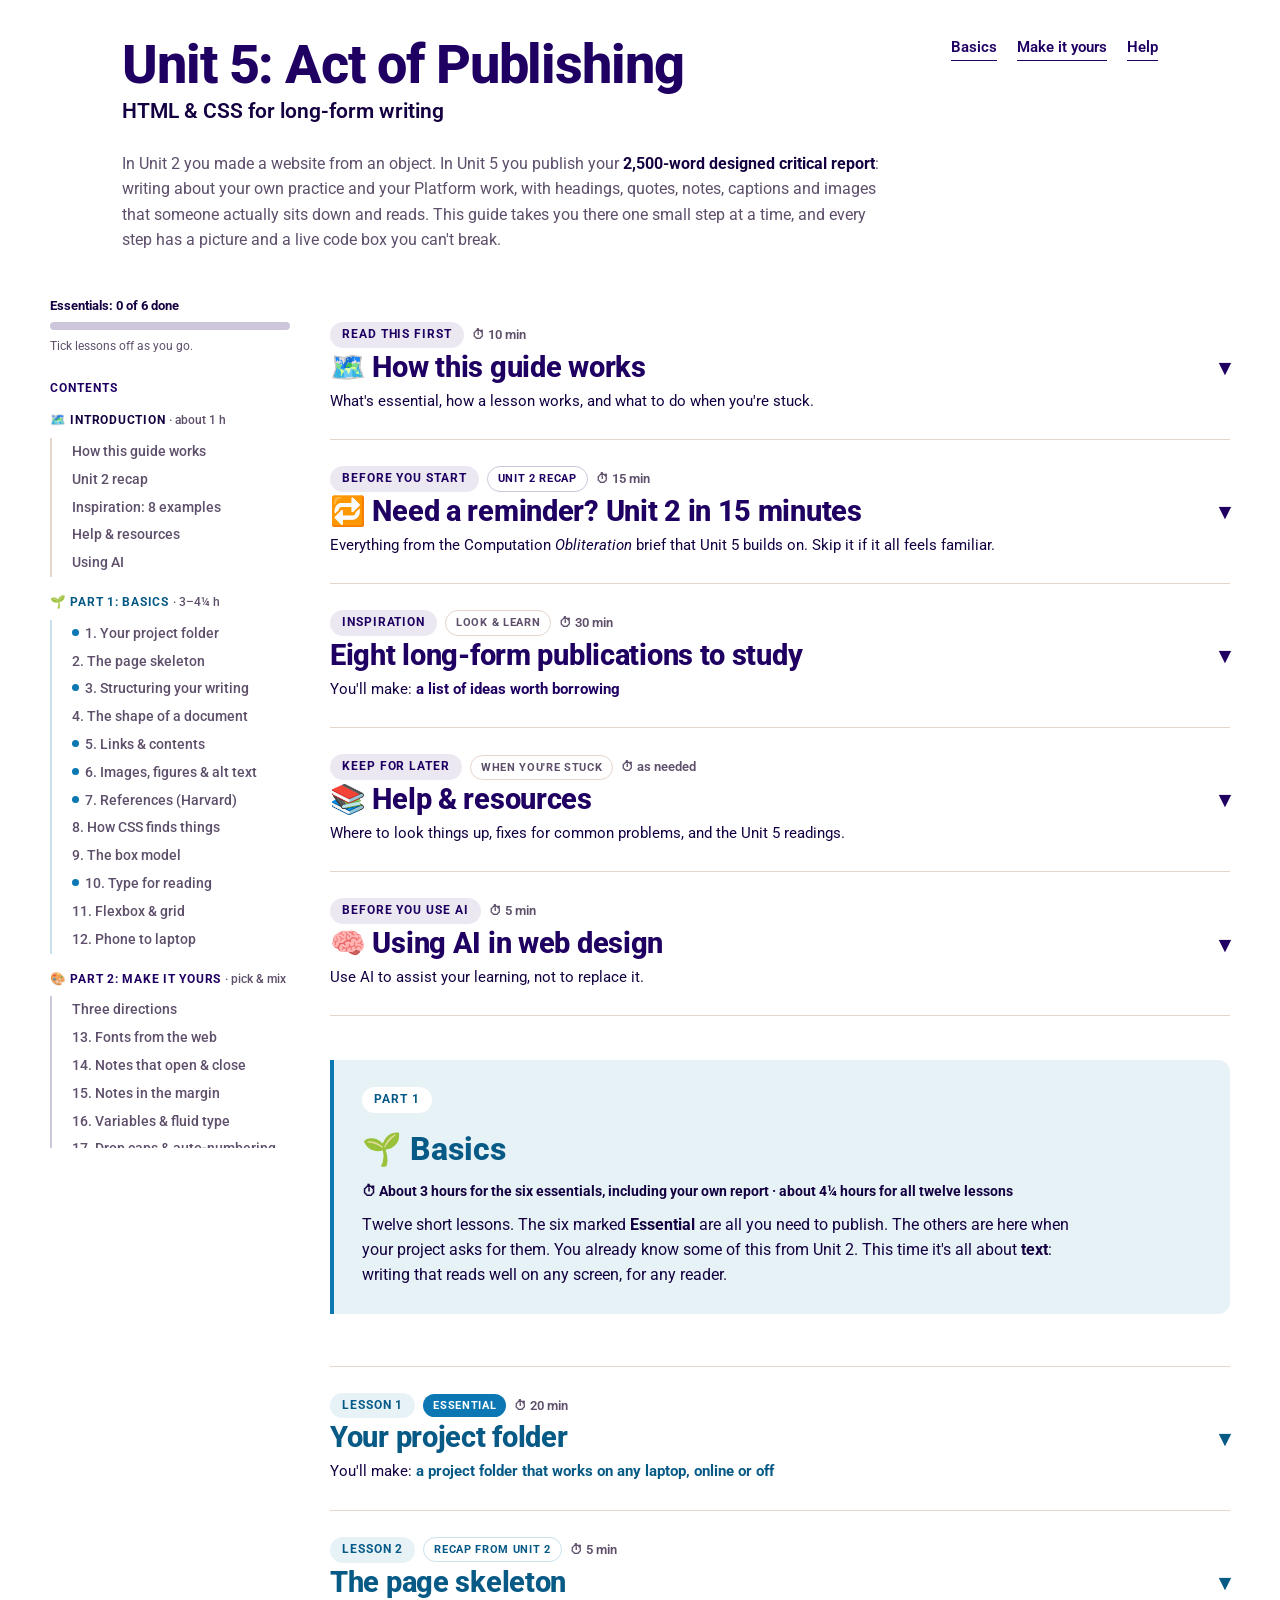
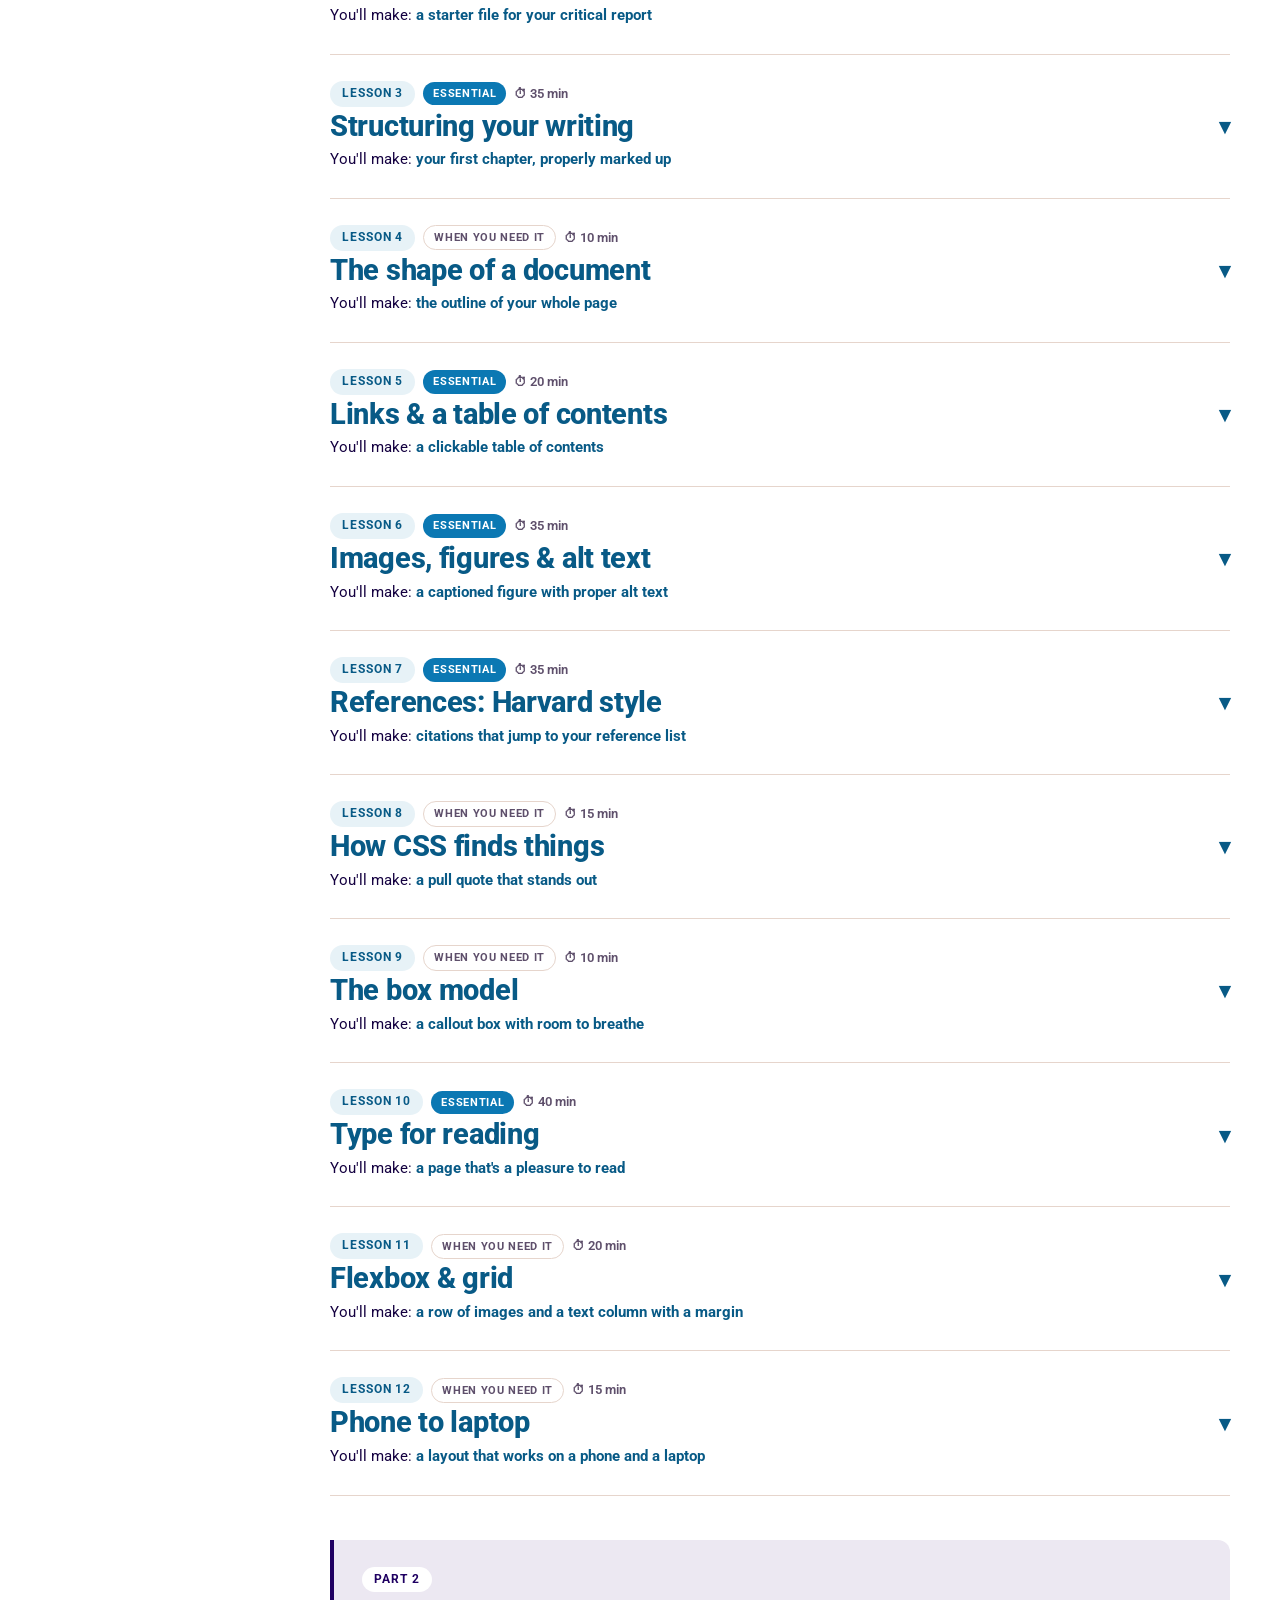
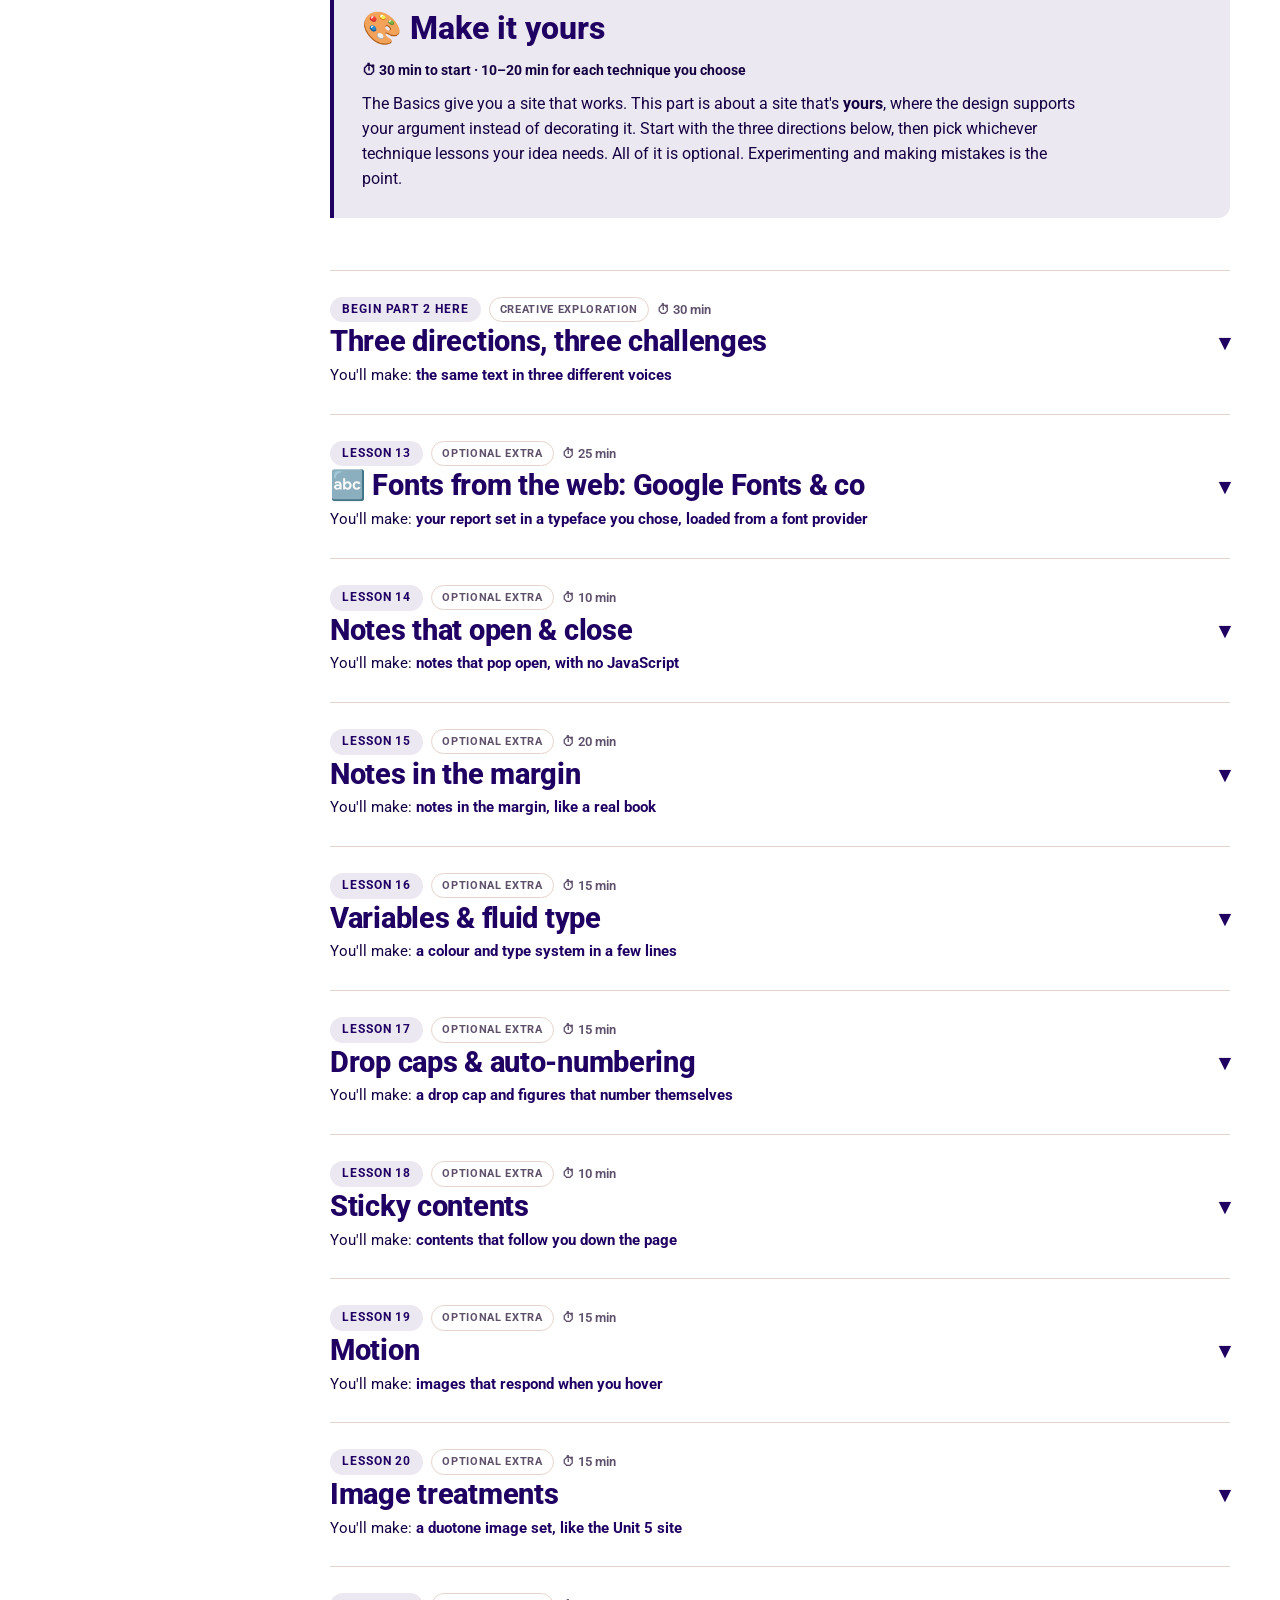
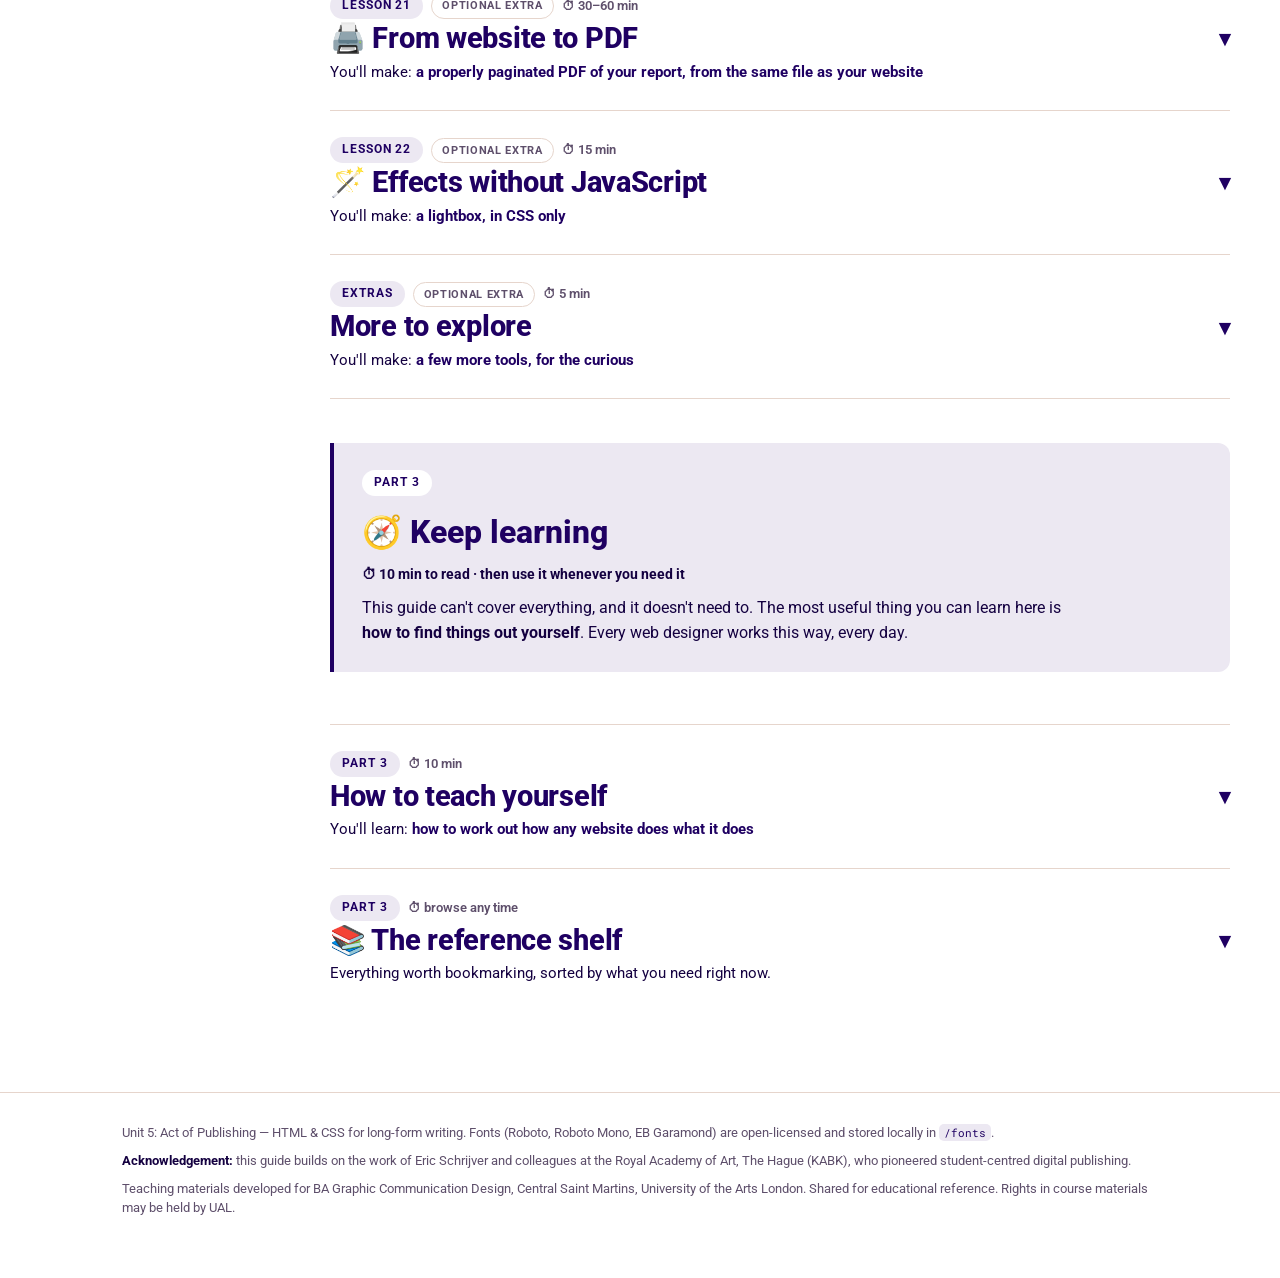
<file: index.html>
<!doctype html>
<html lang="en-GB">
<head>
<meta charset="UTF-8">
<meta name="viewport" content="width=device-width, initial-scale=1">
<title>Unit 5: Act of Publishing — HTML &amp; CSS for Long-Form Writing</title>
<meta name="description" content="A self-paced guide for BA Graphic Communication Design students: publishing long-form writing as a website with HTML and CSS. Live code, diagrams and exercises.">
<link rel="stylesheet" href="css/site.css">
</head>
<body>

<header class="top">
  <div class="wrap header-row">
    <h1>Unit 5: Act of Publishing<span class="sub">HTML &amp; CSS for long-form writing</span></h1>
    <nav class="top-nav" aria-label="Quick links">
      <a href="#basics">Basics</a>
      <a href="#advanced">Make it yours</a>
      <a href="#resources">Help</a>
    </nav>
  </div>
  <div class="wrap intro">
    <p>In Unit 2 you made a website from an object. In Unit 5 you publish your <strong>2,500-word designed critical report</strong>: writing about your own practice and your Platform work, with headings, quotes, notes, captions and images that someone actually sits down and reads. This guide takes you there one small step at a time, and every step has a picture and a live code box you can't break.</p>
  </div>
</header>

<div class="wrap layout">

  <aside class="sidebar">
    <div class="progress-box" aria-live="polite">
      <p class="p-label" data-ess-label>Essentials: 0 of 6 done</p>
      <div class="progress-bar"><span data-ess-bar></span></div>
      <p class="p-note" data-all-label></p>
    </div>
    <details class="toc-wrap" open>
    <summary><h2>Contents</h2></summary>
    <nav class="toc" aria-label="Contents">
      <ul>
        <li class="toc-part toc-part--intro"><span class="toc-part-label">🗺️ Introduction <span class="toc-time">· about 1 h</span></span>
          <ul>
            <li><a href="#start">How this guide works</a></li>
            <li><a href="#recap">Unit 2 recap</a></li>
            <li><a href="#inspiration">Inspiration: 8 examples</a></li>
            <li><a href="#resources">Help &amp; resources</a></li>
            <li><a href="#ai">Using AI</a></li>
          </ul>
        </li>
        <li class="toc-part"><span class="toc-part-label">🌱 Part 1: Basics <span class="toc-time">· 3–4¼ h</span></span>
          <ul>
            <li><a href="#folder"><span class="ess" aria-hidden="true"></span>1. Your project folder</a></li>
            <li><a href="#skeleton">2. The page skeleton</a></li>
            <li><a href="#structure"><span class="ess" aria-hidden="true"></span>3. Structuring your writing</a></li>
            <li><a href="#semantic">4. The shape of a document</a></li>
            <li><a href="#links"><span class="ess" aria-hidden="true"></span>5. Links &amp; contents</a></li>
            <li><a href="#images"><span class="ess" aria-hidden="true"></span>6. Images, figures &amp; alt text</a></li>
            <li><a href="#footnotes"><span class="ess" aria-hidden="true"></span>7. References (Harvard)</a></li>
            <li><a href="#css-basics">8. How CSS finds things</a></li>
            <li><a href="#box-model">9. The box model</a></li>
            <li><a href="#type"><span class="ess" aria-hidden="true"></span>10. Type for reading</a></li>
            <li><a href="#layout">11. Flexbox &amp; grid</a></li>
            <li><a href="#responsive">12. Phone to laptop</a></li>
          </ul>
        </li>
        <li class="toc-part toc-part--advanced"><span class="toc-part-label">🎨 Part 2: Make it yours <span class="toc-time">· pick &amp; mix</span></span>
          <ul>
            <li><a href="#directions">Three directions</a></li>
            <li><a href="#webfonts">13. Fonts from the web</a></li>
            <li><a href="#expandable">14. Notes that open &amp; close</a></li>
            <li><a href="#sidenotes">15. Notes in the margin</a></li>
            <li><a href="#fluid">16. Variables &amp; fluid type</a></li>
            <li><a href="#numbering">17. Drop caps &amp; auto-numbering</a></li>
            <li><a href="#sticky">18. Sticky contents</a></li>
            <li><a href="#motion">19. Motion</a></li>
            <li><a href="#treatments">20. Image treatments</a></li>
            <li><a href="#print">21. From website to PDF</a></li>
            <li><a href="#nojs">22. Effects without JavaScript</a></li>
            <li><a href="#explore">More to explore</a></li>
          </ul>
        </li>
        <li class="toc-part toc-part--learn"><span class="toc-part-label">🧭 Part 3: Keep learning</span>
          <ul>
            <li><a href="#selfteach">How to teach yourself</a></li>
            <li><a href="#library">The reference shelf</a></li>
          </ul>
        </li>
      </ul>
    </nav>
    </details>
    <p class="toc-key"><span class="ess" aria-hidden="true" style="display:inline-block;width:7px;height:7px;border-radius:50%;background:#0B78B3;margin-right:6px"></span>Essential: enough to publish</p>
  </aside>

  <main class="content">

    <!-- =====================================================
         HOW THIS GUIDE WORKS
         ===================================================== -->
    <section id="start" class="lesson">
      <details class="lesson-fold">
        <summary>
          <span class="lesson-meta"><span class="lesson-kicker">Read this first</span><span class="time">⏱ 10 min</span></span>
          <h2 class="lesson-title">🗺️ How this guide works</h2>
          <span class="lesson-promise">What's essential, how a lesson works, and what to do when you're stuck.</span>
        </summary>
        <div class="lesson-body">

      <div class="note-from">
        <p class="big-line">Hi 👋 You don't need to learn all of this.</p>
        <p>This page looks long, but it's really a menu. Six lessons are marked <span class="badge badge--essential">Essential</span>, and those six are enough to publish your critical report as a website. Everything else is there for when you need it. Each lesson takes 10–40 minutes. Rusty after Unit 2? Start with the <a href="#recap">15-minute recap</a>. Open one, try it, tick it off.</p>
        <p><strong>Have your midpoint draft ready</strong> (about 600 words). Each essential lesson ends with a step where you build your own critical report in Visual Studio Code, so by the end of the six your writing is a working website.</p>
        <p>✅ <strong>Making mistakes is normal</strong> — in fact, it's expected and an essential part of learning. <a href="#resources">Rik Lomas</a> of SuperHi describes coding as swinging between extremes, feeling <em>"like an idiot or a genius, nothing in between"</em>. Beginners and experts share that cycle of frustration and breakthrough. If you feel stuck, take a break, go back a lesson, press <em>Reset</em> and try again. It's usually one tiny typo.</p>
      </div>


      <div class="callout" id="why">
        <span class="label">🤔 Why learn web publishing from scratch?</span>
        <p>Learning HTML and CSS gives you something templates and online platforms can't: <strong>the freedom to let form and content work together</strong>. Your critical report, your ideas and their visual presentation shouldn't be separated; they should reinforce each other. Online platforms like Instagram, or website builders like Wix, Squarespace and WordPress, <strong>force</strong> your content into predetermined formats.</p>
        <p>When you understand web publishing fundamentals, you can create the right design for your specific content. Your critical report can be expressed through both your writing and your design decisions, not constrained by someone else's interface.</p>
        <p><strong>You're learning to be a designer who shapes the medium to serve your message, not the other way around.</strong></p>
      </div>

      <div class="plan" role="group" aria-label="Your plan">
        <div class="plan-col part">
          <div class="plan-h">Do these: the six essentials<small>⏱ about 3 hours, including your own report</small></div>
          <div class="plan-pills">
            <a class="pill" href="#folder">Your project folder</a>
            <a class="pill" href="#structure">Structuring your writing</a>
            <a class="pill" href="#links">Links &amp; contents</a>
            <a class="pill" href="#images">Images, figures &amp; alt text</a>
            <a class="pill" href="#footnotes">References</a>
            <a class="pill" href="#type">Type for reading</a>
          </div>
          <p>Each ends with a step on your own report. After all six, it's a working website.</p>
        </div>
        <div class="plan-col part">
          <div class="plan-h">When you need them<small>⏱ about 1¼ hours</small></div>
          <div class="plan-pills">
            <a class="pill pill--soft" href="#skeleton">The page skeleton</a>
            <a class="pill pill--soft" href="#semantic">The shape of a document</a>
            <a class="pill pill--soft" href="#css-basics">How CSS finds things</a>
            <a class="pill pill--soft" href="#box-model">The box model</a>
            <a class="pill pill--soft" href="#layout">Flexbox &amp; grid</a>
            <a class="pill pill--soft" href="#responsive">Phone to laptop</a>
          </div>
          <p>Open one when your report asks for it.</p>
        </div>
        <div class="plan-col part--advanced">
          <div class="plan-h">Optional: make it yours<small>⏱ pick &amp; mix, 10–30 min each</small></div>
          <div class="plan-pills">
            <a class="pill" href="#directions">Three directions</a>
            <a class="pill" href="#webfonts">Google Fonts</a>
            <a class="pill" href="#inspiration">Eight examples to study</a>
            <a class="pill pill--soft" href="#sidenotes">Margin notes</a>
            <a class="pill pill--soft" href="#numbering">Drop caps</a>
            <a class="pill pill--soft" href="#motion">Motion</a>
            <a class="pill pill--soft" href="#print">Website to PDF</a>
          </div>
          <p>For when the basics feel comfortable.</p>
        </div>
      </div>

      <h3>How a lesson works</h3>
      <ol class="callout" style="padding-left:40px">
        <li><strong>Open it</strong> and read the idea. It's short, with a picture.</li>
        <li><strong>Practise in the live box.</strong> Type on the left and the right side updates. Break it, fix it, press <em>Reset</em> if it all goes wrong. Stuck? Open <em>▸ Show answers</em>.</li>
        <li><strong>Do it in your own report</strong>, in Visual Studio Code (or another code editor you prefer). The essential lessons end with a <em>Your report</em> step.</li>
        <li><strong>Press <em>✓ Mark as done</em>.</strong> Your progress shows in the contents and is saved in this browser.</li>
      </ol>

      <div class="pg-intro">
        <span class="label">How the live box works</span>
        <p><strong>Left:</strong> your code, in two tabs (HTML and CSS). <strong>Right:</strong> the result, updating as you type. <strong>📱 Phone</strong> shows it narrow, <strong>↺ Reset</strong> starts again, <strong>⬇</strong> saves the files.</p>
      </div>

      <div class="playground" id="pg-hello" data-title="Try it now: the live box">
        <textarea class="pg-src" data-lang="html">
          <h1>Notes in the Margin</h1>
          <p>Edit the code on the left. Watch this side change.</p>
        </textarea>
        <textarea class="pg-src" data-lang="css">
          body {
            font-family: Georgia, serif;
            margin: 40px;
          }

          h1 {
            color: #0B78B3;
          }
        </textarea>
        <div class="pg-task">
          <span class="label">Your turn</span>
          <ol class="steps">
            <li><span class="st">Predict</span> Type your own title between <code>&lt;h1&gt;</code> and <code>&lt;/h1&gt;</code>. Where does it appear?</li>
            <li><span class="st">Change</span> Open the <code>style.css</code> tab and change <code>#0B78B3</code> to <code>tomato</code>.</li>
            <li><span class="st">Make it yours</span> Break something on purpose: delete a <code>&gt;</code>. Then press <strong>↺ Reset</strong>.</li>
          </ol>
          <details class="pg-answer">
            <summary>Show answers</summary>
            <ol class="steps">
              <li><span class="st">Predict</span> On the right, straight away. No saving, no refreshing. (In VS Code you save and refresh the browser instead.)</li>
              <li><span class="st">Change</span> The heading turns orange-red. Colour names are the quickest way in; <a href="#css-basics">Lesson 8</a> explains codes like <code>#0B78B3</code>.</li>
              <li><span class="st">Make it yours</span> Everything goes back to how it was. You can’t break anything here, so experiment freely.</li>
            </ol>
          </details>
        </div>
      </div>

      <div class="callout stuck" id="stuck">
        <span class="label">🚑 Stuck? Check these five first</span>
        <p>Nine times out of ten, it's one of these. Professionals make them every single day.</p>
        <ol>
          <li><strong>Didn't save.</strong> VS Code shows a dot on the tab when a file isn't saved. <kbd>Ctrl</kbd>/<kbd>⌘</kbd>+<kbd>S</kbd>, then refresh the browser.</li>
          <li><strong>A typo in a name.</strong> <code>.pullquote</code> in your CSS and <code>class="pull-quote"</code> in your HTML are strangers to each other.</li>
          <li><strong>A missing closing bit.</strong> A tag you opened but never closed (<code>&lt;/p&gt;</code>), or a missing <code>;</code> or <code>}</code> in CSS. Everything after it goes strange.</li>
          <li><strong>The wrong path.</strong> Capitals, spaces or a folder name out of place (<a href="#folder">Lesson 1</a>).</li>
          <li><strong>Messy indenting.</strong> It won't break anything, but it hides the mistakes above. Tidy code is easier to fix.</li>
        </ol>
      </div>

      <div class="callout">
        <span class="label">📰 Website, print, or both?</span>
        <p>The Unit 5 brief lets you choose the medium for your critical report: a printed publication, a website, or both. Choose the one that suits your content and position. This guide is for the website route. <a href="#print">Lesson 21</a> turns the same file into a well-designed PDF or printed version.</p>
        <p><strong>What you hand in:</strong> your 2,500-word critical report as a machine-readable PDF on Moodle (Turnitin), with images of your publication as shown at Open Studio. Step 6 of <em>Your report</em> shows how to screenshot your site.</p>
      </div>

      <div class="callout">
        <span class="label">☝️ The one rule for this unit</span>
        <p><strong>HTML and CSS only, with no JavaScript.</strong> Most of the clever effects you'll see elsewhere can now be done with CSS (<a href="#nojs">Lesson 22</a>). Your site lives in a folder on your own laptop, and that's where you show it at Open Studio.</p>
      </div>
        </div>
      </details>
    </section>


    <!-- =====================================================
         UNIT 2 RECAP
         ===================================================== -->
    <section id="recap" class="lesson">
      <details class="lesson-fold">
        <summary>
          <span class="lesson-meta"><span class="lesson-kicker">Before you start</span><span class="badge badge--recap">Unit 2 recap</span><span class="time">⏱ 15 min</span><span class="done-mark">✓ Done</span></span>
          <h2 class="lesson-title">🔁 Need a reminder? Unit 2 in 15 minutes</h2>
          <span class="lesson-promise">Everything from the Computation <em>Obliteration</em> brief that Unit 5 builds on. Skip it if it all feels familiar.</span>
        </summary>
        <div class="lesson-body">
      <p class="lesson-lead">In Unit 2 you obliterated an object into six states and built a six-page website to tell its story. Here's what you learned along the way, in the same order as the Computation slides.</p>

      <h3>1. A website is a set of files in a folder</h3>
      <figure class="diagram">
        <svg viewBox="0 0 600 220" role="img" aria-labelledby="d-u2-t">
          <title id="d-u2-t">A website is a folder of files: index.html for structure, style.css for style and, later, script.js. Opened from your laptop it is a local website only you can see; on a server anyone with the link can see it.</title>
          <defs><marker id="ah-u2" viewBox="0 0 10 10" refX="9" refY="5" markerWidth="7" markerHeight="7" orient="auto-start-reverse"><path d="M0 0 L10 5 L0 10z" fill="#0B78B3"/></marker></defs><g fill="none" stroke="#CEC7DC" stroke-width="1.3"><path d="M30 44 V164"/><path d="M30 84 H40"/><path d="M30 124 H40"/><path d="M30 164 H40"/></g><path d="M20 27 h8 l2 -3 h10 v17 h-20z" fill="#ECE8F2" stroke="#1F0062" stroke-width="1.3"/><text x="48" y="40" font-size="15" fill="#140040" font-weight="700" text-anchor="start">my-website/</text><path d="M44 74 h10 l5 5 v15 h-15z" fill="#fff" stroke="#1F0062" stroke-width="1.3"/><path d="M54 74 v5 h5" fill="none" stroke="#1F0062" stroke-width="1.3"/><text x="66" y="90" font-size="14" fill="#140040" font-weight="600" text-anchor="start">index.html</text><text x="160" y="90" font-size="12" fill="#5E4F6B" font-weight="400" text-anchor="start">structure</text><path d="M44 114 h10 l5 5 v15 h-15z" fill="#fff" stroke="#1F0062" stroke-width="1.3"/><path d="M54 114 v5 h5" fill="none" stroke="#1F0062" stroke-width="1.3"/><text x="66" y="130" font-size="14" fill="#140040" font-weight="600" text-anchor="start">style.css</text><text x="160" y="130" font-size="12" fill="#5E4F6B" font-weight="400" text-anchor="start">style</text><g opacity="0.45"><path d="M44 154 h10 l5 5 v15 h-15z" fill="#fff" stroke="#1F0062" stroke-width="1.3"/><path d="M54 154 v5 h5" fill="none" stroke="#1F0062" stroke-width="1.3"/><text x="66" y="170" font-size="14" fill="#140040" font-weight="600" text-anchor="start">script.js</text><text x="160" y="170" font-size="12" fill="#5E4F6B" font-weight="400" text-anchor="start">Unit 3</text></g><path d="M228 100 C 260 100, 262 60, 292 58" fill="none" stroke="#0B78B3" stroke-width="1.5" marker-end="url(#ah-u2)"/><path d="M228 120 C 260 120, 262 158, 296 160" fill="none" stroke="#0B78B3" stroke-width="1.5" marker-end="url(#ah-u2)"/><rect x="300" y="18" width="104" height="66" rx="4" fill="#fff" stroke="#1F0062" stroke-width="1.5"/><rect x="312" y="32" width="80" height="3" fill="#CEC7DC"/><rect x="312" y="41" width="80" height="3" fill="#CEC7DC"/><rect x="312" y="50" width="80" height="3" fill="#CEC7DC"/><rect x="312" y="59" width="56" height="3" fill="#CEC7DC"/><path d="M290 84 H414 L420 94 H284z" fill="#ECE8F2" stroke="#1F0062" stroke-width="1.5" stroke-linejoin="round"/><rect x="306" y="132" width="92" height="18" rx="3" fill="#fff" stroke="#1F0062" stroke-width="1.5"/><circle cx="318" cy="141" r="2.5" fill="#0B78B3"/><rect x="330" y="139" width="56" height="3" fill="#CEC7DC"/><rect x="306" y="156" width="92" height="18" rx="3" fill="#fff" stroke="#1F0062" stroke-width="1.5"/><circle cx="318" cy="165" r="2.5" fill="#0B78B3"/><rect x="330" y="163" width="56" height="3" fill="#CEC7DC"/><rect x="306" y="180" width="92" height="18" rx="3" fill="#fff" stroke="#1F0062" stroke-width="1.5"/><circle cx="318" cy="189" r="2.5" fill="#0B78B3"/><rect x="330" y="187" width="56" height="3" fill="#CEC7DC"/><text x="432" y="46" font-size="14" fill="#140040" font-weight="700" text-anchor="start">💻 On your laptop</text><text x="432" y="66" font-size="12" fill="#5E4F6B" font-weight="400" text-anchor="start">a local website:</text><text x="432" y="82" font-size="12" fill="#5E4F6B" font-weight="400" text-anchor="start">only you can see it</text><text x="432" y="104" font-size="12" fill="#0B78B3" font-weight="700" text-anchor="start">← Open Studio, Unit 5</text><text x="432" y="160" font-size="14" fill="#140040" font-weight="700" text-anchor="start">🌍 On a server</text><text x="432" y="180" font-size="12" fill="#5E4F6B" font-weight="400" text-anchor="start">online: anyone</text><text x="432" y="196" font-size="12" fill="#5E4F6B" font-weight="400" text-anchor="start">with the link</text>
        </svg>
        <figcaption><strong>HTML</strong> is structure, <strong>CSS</strong> is style, and JavaScript (behaviour) comes in Unit 3. In Unit 5 we stay with HTML and CSS.</figcaption>
      </figure>

      <h3>2. Your set-up in Visual Studio Code</h3>
      <ol>
        <li>Make <strong>one folder per project</strong> and keep everything (HTML, CSS, images) inside it.</li>
        <li>In VS Code, go to <em>File → Open Folder</em>. If you see <em>Restricted Mode</em> at the bottom left, click it and choose <em>Trust</em>.</li>
        <li>Your first page is always called <code>index.html</code>, all lowercase.</li>
        <li>No spaces in file names: <code>use-dashes.css</code> or <code>under_scores.jpg</code>. Treat names as case-sensitive: your laptop may forgive capitals, but many systems don't.</li>
        <li><strong>Save</strong> (<kbd>⌘</kbd>/<kbd>Ctrl</kbd>+<kbd>S</kbd>), then <strong>refresh</strong> the browser (<kbd>⌘</kbd>/<kbd>Ctrl</kbd>+<kbd>R</kbd>). Every time.</li>
      </ol>

      <h3>3. HTML: elements, tags and attributes</h3>
      <figure class="diagram">
        <svg viewBox="0 0 600 160" role="img" aria-labelledby="d-anat-t">
          <title id="d-anat-t">Anatomy of an HTML element: the opening tag a with the attribute href equals page2.html, the content Next state, and the closing tag.</title>
          <text x="20" y="64" font-size="22" class="mono" fill="#1F0062">&lt;a <tspan fill="#0B78B3">href</tspan>=<tspan fill="#085A86">"page2.html"</tspan>&gt;<tspan fill="#140040">Next state</tspan>&lt;/a&gt;</text><path d="M59.599999999999994 38 v-6 H282.0 v6" fill="none" stroke="#0B78B3" stroke-width="1.5"/><path d="M170.8 32 v-6" stroke="#0B78B3" stroke-width="1.5"/><text x="171.8" y="18" font-size="12" fill="#085A86" font-weight="700" text-anchor="middle">attribute: name="value"</text><path d="M20.0 74 v6 H295.2 v-6" fill="none" stroke="#0B78B3" stroke-width="1.5"/><path d="M157.6 80 v6" stroke="#0B78B3" stroke-width="1.5"/><path d="M299.2 74 v6 H427.2 v-6" fill="none" stroke="#0B78B3" stroke-width="1.5"/><path d="M363.2 80 v6" stroke="#0B78B3" stroke-width="1.5"/><path d="M431.2 74 v6 H482.0 v-6" fill="none" stroke="#0B78B3" stroke-width="1.5"/><path d="M456.6 80 v6" stroke="#0B78B3" stroke-width="1.5"/><text x="158.6" y="108" font-size="13" fill="#140040" font-weight="700" text-anchor="middle">opening tag</text><text x="363.2" y="108" font-size="13" fill="#140040" font-weight="700" text-anchor="middle">content</text><text x="363.2" y="126" font-size="12" fill="#5E4F6B" font-weight="400" text-anchor="middle">what readers see</text><text x="455.6" y="108" font-size="13" fill="#140040" font-weight="700" text-anchor="middle">closing tag</text><text x="455.6" y="126" font-size="12" fill="#5E4F6B" font-weight="400" text-anchor="middle">same, with a /</text>
        </svg>
        <figcaption><strong>Nesting:</strong> elements go inside elements, like <code>&lt;p&gt;My name is &lt;b&gt;X&lt;/b&gt;&lt;/p&gt;</code>. You can't invent your own, so <code>&lt;orange&gt;</code> won't work.</figcaption>
      </figure>
      <div class="table-wrap">
        <table class="ref">
          <thead><tr><th>You used</th><th>What it does</th><th>In Unit 5 this becomes</th></tr></thead>
          <tbody>
            <tr><td><code>&lt;!doctype html&gt;</code>, <code>&lt;html&gt;</code>, <code>&lt;head&gt;</code>, <code>&lt;body&gt;</code></td><td>The base of every page: invisible head, visible body</td><td>Plus <code>lang</code>, <code>charset</code>, <code>viewport</code> and <code>title</code> (<a href="#skeleton">Lesson 2</a>)</td></tr>
            <tr><td><code>&lt;p&gt;</code>, <code>&lt;b&gt;</code>, <code>&lt;i&gt;</code></td><td>Paragraphs, bold, italic</td><td>Headings, quotes and <code>&lt;em&gt;</code>/<code>&lt;strong&gt;</code> for meaning (<a href="#structure">Lesson 3</a>)</td></tr>
            <tr><td><code>&lt;a href="page2.html"&gt;</code></td><td>Links your six states together</td><td>Links <em>within</em> one long page (<a href="#links">Lesson 5</a>)</td></tr>
            <tr><td><code>&lt;img src="orange.png"&gt;</code></td><td>Shows your state visuals</td><td>Figures with captions and alt text (<a href="#images">Lesson 6</a>)</td></tr>
          </tbody>
        </table>
      </div>

      <h3>4. CSS: rules, classes and boxes</h3>
      <ol>
        <li>Link the stylesheet in the head: <code>&lt;link rel="stylesheet" href="style.css"&gt;</code>. One CSS file for all your pages.</li>
        <li>A rule is a <strong>selector</strong> plus <strong>declarations</strong>: <code>p { background: pink; color: indigo; }</code>. Colon in the middle, semicolon at the end.</li>
        <li>A <strong>class</strong> is a name you give an element, <code>class="fruit"</code>, styled with a dot: <code>.fruit { … }</code>.</li>
        <li>Everything is a <strong>box</strong>. Give it a temporary background colour to see it.</li>
        <li>You met <code>color</code>, <code>background</code>, <code>width</code>/<code>height</code>, <code>font-family</code>/<code>font-size</code>, <code>margin</code>, <code>padding</code>, <code>border</code>, units (<code>px</code>, <code>%</code>, <code>vw</code>, <code>vh</code>) and <code>position</code>.</li>
      </ol>

      <div class="playground" id="pg-recap" data-title="Try it: a Unit 2 page, and why Unit 5 is different">
        <textarea class="pg-src" data-lang="html">
          <p>My name is <b>X</b> and this is <i>my</i> site.</p>
          <p class="fruit">I love oranges!</p>

          <a href="page2.html">
            <img class="state" src="images/dazzle-ship.jpg" alt="State 1: a ship in dazzle camouflage">
          </a>
        </textarea>
        <textarea class="pg-src" data-lang="css">
          p {
            background: pink;
            color: indigo;
          }

          .fruit {
            color: orange;
            background: black;
          }

          /* The Unit 2 centring trick */
          .state {
            width: 200px;
            position: absolute;
            top: 50%;
            left: 50%;
            transform: translate(-50%, -50%);
          }
        </textarea>
        <div class="pg-task">
          <span class="label">Your turn</span>
          <ol class="steps">
            <li><span class="st">Predict</span> Add three long paragraphs under the image. What will the image do?</li>
            <li><span class="st">Change</span> In <code>.state</code>, delete every line except <code>width</code>. What changes?</li>
            <li><span class="st">Make it yours</span> Paste a paragraph of your draft under the image. Does it read top to bottom?</li>
          </ol>
          <details class="pg-answer">
            <summary>Show answers</summary>
            <ol class="steps">
              <li><span class="st">Predict</span> It stays put and sits on top of your text. <code>position: absolute</code> lifts it out of the flow, so the paragraphs act as if it isn’t there.</li>
              <li><span class="st">Change</span> What’s left is the width:<pre class="code"><code>.state {
  width: 200px;
}</code></pre>Now the image takes its place in the flow and the text follows it. That’s what long writing needs; for layout, Unit 5 uses grid (<a href="#layout">Lesson 11</a>).</li>
              <li><span class="st">Make it yours</span> If it reads in the order you wrote it, the flow is working.</li>
            </ol>
          </details>
        </div>
      </div>

      <h3>5. Images for the web</h3>
      <p>Keep each image <strong>under 1 MB</strong>, and export it at <strong>twice</strong> the size it appears on screen: set to <code>width: 500px</code> in CSS means exported 1000px wide. In Photoshop: <em>File → Export → Save for Web (Legacy)</em>, or <em>Export As</em>.</p>

      <h3>6. When something breaks</h3>
      <ol>
        <li>Right-click → <em>Inspect</em> → <em>Console</em>. Read any red error messages.</li>
        <li><strong>Spelling:</strong> <code>mango.jpg</code> isn't <code>mangoes.jpg</code>, and <code>.jpg</code> isn't <code>.png</code>.</li>
        <li><strong>Moved files:</strong> an image in a folder needs the folder in its path, <code>images/mango.jpg</code>.</li>
        <li><strong>Open brackets:</strong> every <code>&lt;</code>, <code>{</code> and <code>"</code> needs its partner. VS Code underlines these in red.</li>
      </ol>

      <h3>What's different in Unit 5?</h3>
      <div class="table-wrap">
        <table class="ref">
          <thead><tr><th></th><th>Unit 2: Obliteration</th><th>Unit 5: Act of Publishing</th></tr></thead>
          <tbody>
            <tr><td><strong>What</strong></td><td>Six states of an object</td><td>A 2,500-word designed critical report</td></tr>
            <tr><td><strong>Led by</strong></td><td>Images</td><td>Writing, supported by images</td></tr>
            <tr><td><strong>Pages</strong></td><td>Six pages, clicked in order</td><td>Usually one long page that's easy to navigate</td></tr>
            <tr><td><strong>Layout</strong></td><td><code>position</code>, <code>top</code>, <code>left</code></td><td>Normal flow, grid and flexbox</td></tr>
            <tr><td><strong>Shown</strong></td><td>Online, link on the Padlet</td><td>From your own laptop at Open Studio</td></tr>
          </tbody>
        </table>
      </div>

      <div class="lookup">
        <span class="lookup-label">From Unit 2</span>
        <a class="chip" href="https://rgb.garden/bagcd/u2-sample/" target="_blank" rel="noopener">Unit 2 sample project</a>
        <a class="chip" href="https://veryinteractive.net/tutorials/fruitful-guides/1-html-basics/index.html" target="_blank" rel="noopener">Fruitful HTML &amp; CSS guides</a>
        <a class="chip" href="https://htmlreference.io" target="_blank" rel="noopener">htmlreference.io</a>
        <a class="chip" href="https://cssreference.io" target="_blank" rel="noopener">cssreference.io</a>
      </div>
      <div class="lesson-done"><button type="button" class="done-btn" data-lesson="recap">✓ Mark as done</button><span class="done-msg" aria-live="polite"></span></div>
        </div>
      </details>
    </section>

    <!-- INSPIRATION -->
    <section id="inspiration" class="lesson">
      <details class="lesson-fold">
        <summary>
          <span class="lesson-meta"><span class="lesson-kicker">Inspiration</span><span class="badge badge--optional">Look &amp; learn</span><span class="time">⏱ 30 min</span><span class="done-mark">✓ Done</span></span>
          <h2 class="lesson-title">Eight long-form publications to study</h2>
          <span class="lesson-promise">You'll make: <strong>a list of ideas worth borrowing</strong></span>
        </summary>
        <div class="lesson-body">
      <p class="lesson-lead">In 2015, graphic design students at the Royal Academy of Art in The Hague (KABK) each published a long piece of writing as a website. Here are eight, all in English. Look at how each design supports what the writing is about.</p>

      <div class="callout">
        <span class="label">👀 How to look</span>
        <ol>
          <li>Open one and <strong>read a few paragraphs</strong> before you judge the design.</li>
          <li>Ask: <strong>how does the form support the argument?</strong> What would be lost in a plain template?</li>
          <li>Note <strong>one idea to borrow</strong>, then find the lesson that shows you how.</li>
        </ol>
        <p style="margin-top:10px">These were built in 2015 with older techniques, and some don't work well on phones. Borrow the ideas, not the code.</p>
      </div>

      <ul class="insp">
          <li class="insp-card">
            <div class="insp-head">
              <div class="insp-meta"><span class="insp-dir insp-dir--minimal">Minimal</span></div>
              <h3 class="insp-title"><a href="https://kabk.github.io/govt-theses-15-irene-salo-beauty-in-unexpected-forms/" target="_blank" rel="noopener">Beauty in Unexpected Forms<span class="insp-ext" aria-hidden="true"> ↗</span></a></h3>
              <p class="insp-name">Irene Salo · KABK 2015</p>
            </div>
            <a class="insp-thumb" href="https://kabk.github.io/govt-theses-15-irene-salo-beauty-in-unexpected-forms/" target="_blank" rel="noopener" tabindex="-1" aria-hidden="true"><img src="images/kabk/irene-salo.jpg" alt="" width="800" height="500" loading="lazy"></a>
            <div class="insp-body">
              <p class="insp-look"><strong>Look at:</strong> How much empty space there is. A report on Japanese aesthetics of emptiness, set small with wide margins: the design does what the writing argues.</p>
              <p class="insp-rel"><span>Try it yourself</span><br><a href="#type">Lesson 10</a> <a href="#images">Lesson 6</a></p>
            </div>
          </li>
          <li class="insp-card">
            <div class="insp-head">
              <div class="insp-meta"><span class="insp-dir insp-dir--editorial">Editorial</span></div>
              <h3 class="insp-title"><a href="https://kabk.github.io/govt-theses-15-regina-poell-imperfection/" target="_blank" rel="noopener">iMPERFECTION<span class="insp-ext" aria-hidden="true"> ↗</span></a></h3>
              <p class="insp-name">Regina Pöll · KABK 2015</p>
            </div>
            <a class="insp-thumb" href="https://kabk.github.io/govt-theses-15-regina-poell-imperfection/" target="_blank" rel="noopener" tabindex="-1" aria-hidden="true"><img src="images/kabk/regina-poell.jpg" alt="" width="800" height="500" loading="lazy"></a>
            <div class="insp-body">
              <p class="insp-look"><strong>Look at:</strong> The contents list stays in a column on the left and notes sit in the right margin. The deliberately "wrong" capitals carry the subject into the type itself.</p>
              <p class="insp-rel"><span>Try it yourself</span><br><a href="#sidenotes">Lesson 15</a> <a href="#sticky">Lesson 18</a></p>
            </div>
          </li>
          <li class="insp-card">
            <div class="insp-head">
              <div class="insp-meta"><span class="insp-dir insp-dir--editorial">Editorial</span></div>
              <h3 class="insp-title"><a href="https://kabk.github.io/govt-theses-15-tereza-rullerova-action-to-surface/" target="_blank" rel="noopener">Action to Surface<span class="insp-ext" aria-hidden="true"> ↗</span></a></h3>
              <p class="insp-name">Tereza Rullerova · KABK 2015</p>
            </div>
            <a class="insp-thumb" href="https://kabk.github.io/govt-theses-15-tereza-rullerova-action-to-surface/" target="_blank" rel="noopener" tabindex="-1" aria-hidden="true"><img src="images/kabk/tereza-rullerova.jpg" alt="" width="800" height="500" loading="lazy"></a>
            <div class="insp-body">
              <p class="insp-look"><strong>Look at:</strong> Chapter links run along the top, a list of keywords sits beside the abstract, and the notes appear in the margin next to the text they belong to.</p>
              <p class="insp-rel"><span>Try it yourself</span><br><a href="#links">Lesson 5</a> <a href="#sidenotes">Lesson 15</a></p>
            </div>
          </li>
          <li class="insp-card">
            <div class="insp-head">
              <div class="insp-meta"><span class="insp-dir insp-dir--editorial">Editorial</span></div>
              <h3 class="insp-title"><a href="https://kabk.github.io/govt-theses-15-sara-risvag-graphic-design-criticism-norway-2014/" target="_blank" rel="noopener">(Graphic) design criticism: Norway, 2014<span class="insp-ext" aria-hidden="true"> ↗</span></a></h3>
              <p class="insp-name">Sara Risvåg · KABK 2015</p>
            </div>
            <a class="insp-thumb" href="https://kabk.github.io/govt-theses-15-sara-risvag-graphic-design-criticism-norway-2014/" target="_blank" rel="noopener" tabindex="-1" aria-hidden="true"><img src="images/kabk/sara-risvag.jpg" alt="" width="800" height="500" loading="lazy"></a>
            <div class="insp-body">
              <p class="insp-look"><strong>Look at:</strong> A bold red opening screen that works like a poster, with simple arrows to move between sections.</p>
              <p class="insp-rel"><span>Try it yourself</span><br><a href="#fluid">Lesson 16</a> <a href="#sticky">Lesson 18</a></p>
            </div>
          </li>
          <li class="insp-card">
            <div class="insp-head">
              <div class="insp-meta"><span class="insp-dir insp-dir--experimental">Experimental</span></div>
              <h3 class="insp-title"><a href="https://kabk.github.io/govt-theses-15-melissa-chan-read-between-these-lines/" target="_blank" rel="noopener">read between these lines<span class="insp-ext" aria-hidden="true"> ↗</span></a></h3>
              <p class="insp-name">Melissa Chan · KABK 2015</p>
            </div>
            <a class="insp-thumb" href="https://kabk.github.io/govt-theses-15-melissa-chan-read-between-these-lines/" target="_blank" rel="noopener" tabindex="-1" aria-hidden="true"><img src="images/kabk/melissa-chan.jpg" alt="" width="800" height="500" loading="lazy"></a>
            <div class="insp-body">
              <p class="insp-look"><strong>Look at:</strong> The title is broken up by note numbers (rea¹d bet²ween…), so the footnotes become part of the idea, not just a system for references.</p>
              <p class="insp-rel"><span>Try it yourself</span><br><a href="#footnotes">Lesson 7</a> <a href="#numbering">Lesson 17</a></p>
            </div>
          </li>
          <li class="insp-card">
            <div class="insp-head">
              <div class="insp-meta"><span class="insp-dir insp-dir--experimental">Experimental</span></div>
              <h3 class="insp-title"><a href="https://kabk.github.io/govt-theses-15-edgar-savisaar-science-fictions-influence-on-the-modern-interface/" target="_blank" rel="noopener">Science Fiction’s Influence on the Modern Interface<span class="insp-ext" aria-hidden="true"> ↗</span></a></h3>
              <p class="insp-name">Edgar Savisaar · KABK 2015</p>
            </div>
            <a class="insp-thumb" href="https://kabk.github.io/govt-theses-15-edgar-savisaar-science-fictions-influence-on-the-modern-interface/" target="_blank" rel="noopener" tabindex="-1" aria-hidden="true"><img src="images/kabk/edgar-savisaar.jpg" alt="" width="800" height="500" loading="lazy"></a>
            <div class="insp-body">
              <p class="insp-look"><strong>Look at:</strong> Open it on a laptop first: it asks you to stop reading on a desktop. A report about interfaces that makes you notice the screen you read it on.</p>
              <p class="insp-rel"><span>Try it yourself</span><br><a href="#responsive">Lesson 12</a></p>
            </div>
          </li>
          <li class="insp-card">
            <div class="insp-head">
              <div class="insp-meta"><span class="insp-dir insp-dir--experimental">Experimental</span></div>
              <h3 class="insp-title"><a href="https://kabk.github.io/govt-theses-15-ieva-valule-look-at-the-sound/" target="_blank" rel="noopener">Look at the Sound<span class="insp-ext" aria-hidden="true"> ↗</span></a></h3>
              <p class="insp-name">Ieva Valule · KABK 2015</p>
            </div>
            <a class="insp-thumb" href="https://kabk.github.io/govt-theses-15-ieva-valule-look-at-the-sound/" target="_blank" rel="noopener" tabindex="-1" aria-hidden="true"><img src="images/kabk/ieva-valule.jpg" alt="" width="800" height="500" loading="lazy"></a>
            <div class="insp-body">
              <p class="insp-look"><strong>Look at:</strong> Each chapter opens with a full-screen visual and a title card, like a pause between tracks, before the reading starts.</p>
              <p class="insp-rel"><span>Try it yourself</span><br><a href="#treatments">Lesson 20</a> <a href="#motion">Lesson 19</a></p>
            </div>
          </li>
          <li class="insp-card">
            <div class="insp-head">
              <div class="insp-meta"><span class="insp-dir insp-dir--experimental">Experimental</span></div>
              <h3 class="insp-title"><a href="https://kabk.github.io/govt-theses-15-mirte-van-kooten-from-house-to-home/" target="_blank" rel="noopener">From House to Home<span class="insp-ext" aria-hidden="true"> ↗</span></a></h3>
              <p class="insp-name">Mirte van Kooten · KABK 2015</p>
            </div>
            <a class="insp-thumb" href="https://kabk.github.io/govt-theses-15-mirte-van-kooten-from-house-to-home/" target="_blank" rel="noopener" tabindex="-1" aria-hidden="true"><img src="images/kabk/mirte-van-kooten.jpg" alt="" width="800" height="500" loading="lazy"></a>
            <div class="insp-body">
              <p class="insp-look"><strong>Look at:</strong> The text blocks are slightly rotated, like sheets of paper laid on a table, with notes placed in the left margin.</p>
              <p class="insp-rel"><span>Try it yourself</span><br><a href="#motion">Lesson 19</a> <a href="#sidenotes">Lesson 15</a></p>
            </div>
          </li>
      </ul>
      <p class="insp-credit">Opening screens of student websites by the KABK Graphic Design class of 2015, shown for study with credit. Each links to the original.</p>

      <div class="callout">
        <span class="label">📚 From your Unit 5 reading list</span>
        <p>Mindy Seu’s <a href="https://cyberfeminismindex.com" target="_blank" rel="noopener"><cite>Cyberfeminism Index</cite></a> is a publication that exists as a website as well as a book.</p>
      </div>

      <div class="lookup">
        <span class="lookup-label">See all 35</span>
        <a class="chip" href="https://kabk.github.io/govt-theses-15/" target="_blank" rel="noopener">The full 2015 KABK archive (some in Dutch)</a>
      </div>
      <div class="lesson-done"><button type="button" class="done-btn" data-lesson="inspiration">✓ Mark as done</button><span class="done-msg" aria-live="polite"></span></div>
        </div>
      </details>
    </section>

    <!-- =====================================================
         HELP & RESOURCES
         ===================================================== -->
    <section id="resources" class="lesson">
      <details class="lesson-fold">
        <summary>
          <span class="lesson-meta"><span class="lesson-kicker">Keep for later</span><span class="badge badge--optional">When you're stuck</span><span class="time">⏱ as needed</span></span>
          <h2 class="lesson-title">📚 Help &amp; resources</h2>
          <span class="lesson-promise">Where to look things up, fixes for common problems, and the Unit 5 readings.</span>
        </summary>
        <div class="lesson-body">
      <p class="lesson-lead">You don't need to memorise any of this. Good designers who code aren't the ones who know everything. They're the ones who know where to look.</p>

      <h3>🚑 When you're stuck</h3>
      <ol class="callout" style="padding-left:40px">
        <li><strong>Check the <a href="#stuck">five usual suspects</a></strong>: saving, typos, missing closing bits, paths, messy indenting.</li>
        <li><strong>Inspect it.</strong> Right-click → <em>Inspect</em> to see what the browser actually reads.</li>
        <li><strong>Look it up on W3Schools</strong>, try their example, then change it to match what you want.</li>
        <li><strong>Still confused? Read MDN</strong> for the "why" behind it.</li>
        <li><strong>Change one thing at a time</strong>, and check your HTML in the <a href="https://validator.w3.org/" target="_blank" rel="noopener">validator</a>.</li>
        <li><strong>Ask a person</strong>: a peer, a technician, a tutor. Or ask AI, <a href="#ai">with intention</a>.</li>
      </ol>

      <h3>It worked yesterday…</h3>
      <details class="faq-item">
        <summary>My images show in VS Code's preview but not in the browser</summary>
        <div class="a"><p>Check the path letter by letter: the folder name, the file name and the extension (<code>.jpg</code>, <code>.jpeg</code> and <code>.png</code> are all different).</p></div>
      </details>
      <details class="faq-item">
        <summary>My font has changed to Times New Roman</summary>
        <div class="a"><p>The browser can't find your font. If you use Google Fonts, check the <code>&lt;link&gt;</code> is in the <code>&lt;head&gt;</code> of this page and the name matches your CSS exactly. If you use a font file, check the path in <code>@font-face</code> (<a href="#type">Lesson 10</a>).</p></div>
      </details>
      <details class="faq-item">
        <summary>The layout is broken on a smaller screen</summary>
        <div class="a"><p>Look for fixed widths in pixels (<code>width: 1200px</code>) and <code>position: absolute</code>. Swap them for <code>max-width</code>, grid and a media query (<a href="#responsive">Lesson 12</a>).</p></div>
      </details>
      <details class="faq-item">
        <summary>A style isn't working and I can't see why</summary>
        <div class="a"><p>Start where Unit 2 taught you: right-click → <em>Inspect</em>, and check the <em>Console</em> for red errors. Then find the element and look at the Styles panel: a crossed-out rule means something more specific won (<a href="#css-basics">Lesson 8</a>). Also check for a missing <code>;</code> or <code>}</code> just above.</p></div>
      </details>

      <h3>Where to look things up</h3>
      <div class="table-wrap">
        <table class="ref">
          <thead><tr><th>Resource</th><th>Good for</th></tr></thead>
          <tbody>
            <tr><td><strong>Unit 5 on Moodle</strong>: HTML/CSS video tutorials, Typetorials, and the sign-up for HTML/CSS drop-in tutorials</td><td>Help from the course team, by video or in person</td></tr>
            <tr><td><strong>Unit 5 readings</strong>: Alessandro Ludovico, <cite>Post-Digital Print</cite> · Kaiya Waerea, <cite>Access Questions for Self-Publishing</cite> · Mindy Seu, <a href="https://cyberfeminismindex.com" target="_blank" rel="noopener"><cite>Cyberfeminism Index</cite></a></td><td>Thinking about print, digital and accessibility in publishing</td></tr>
            <tr><td><strong>Unit 2 Computation Padlet</strong>: the <em>Intro to Brief + Web Design</em> and <em>Troubleshooting</em> slides, plus the <a href="https://rgb.garden/bagcd/u2-sample/" target="_blank" rel="noopener">sample project</a></td><td>Going back over the basics you've already done</td></tr>
            <tr><td><a href="https://veryinteractive.net/tutorials/fruitful-guides/1-html-basics/index.html" target="_blank" rel="noopener">Fruitful HTML &amp; CSS guides</a> · <a href="https://htmlreference.io" target="_blank" rel="noopener">htmlreference.io</a> · <a href="https://cssreference.io" target="_blank" rel="noopener">cssreference.io</a></td><td>The visual references you used in Unit 2</td></tr>
            <tr><td><a href="https://libsearch.arts.ac.uk/cgi-bin/koha/opac-detail.pl?biblionumber=890156" target="_blank" rel="noopener"><strong>Learn to Code Now</strong></a>, Rik Lomas / SuperHi (UAL Library e-book)</td><td>A friendly, plain-language introduction to how websites work</td></tr>
            <tr><td><a href="https://book.webtypography.net/" target="_blank" rel="noopener"><strong>Web Typography</strong></a>, Richard Rutter (also in the <a href="https://libsearch.arts.ac.uk/cgi-bin/koha/opac-detail.pl?biblionumber=1499230" target="_blank" rel="noopener">CSM Library</a>)</td><td>Reading type on screen, in depth: the companion to <a href="#type">Lesson 10</a></td></tr>
            <tr><td><a href="https://www.linkedin.com/learning-login/share?account=57077561&amp;forceAccount=false&amp;redirect=https%3A%2F%2Fwww.linkedin.com%2Flearning%2Fhtml-essential-training-4%3Ftrk%3Dshare_ent_url%26shareId%3Dy%252BHOBmn4QNCp2W9UAmyaGA%253D%253D" target="_blank" rel="noopener"><strong>HTML Essential Training</strong></a>, Jen Simmons (LinkedIn Learning, UAL login)</td><td>Video lessons on semantic HTML</td></tr>
            <tr><td><a href="https://www.linkedin.com/learning-login/share?account=57077561&amp;forceAccount=false&amp;redirect=https%3A%2F%2Fwww.linkedin.com%2Flearning%2Fcss-essential-training-22688362%3Ftrk%3Dshare_ent_url%26shareId%3D3Vw%252Fx%252FeZQOqGVV1icr6rUQ%253D%253D" target="_blank" rel="noopener"><strong>CSS Essential Training</strong></a>, Christina Truong (LinkedIn Learning, UAL login)</td><td>Video lessons on selectors, the box model, type, flexbox and grid</td></tr>
            <tr><td>W3Schools video tutorials: <a href="https://www.youtube.com/watch?v=it1rTvBcfRg&amp;list=PLP9IO4UYNF0VdAajP_5pYG-jG2JRrG72s" target="_blank" rel="noopener">HTML</a> · <a href="https://youtu.be/AGDDdsiZ0Ko" target="_blank" rel="noopener">CSS</a></td><td>Short beginner videos</td></tr>
            <tr><td><a href="https://www.w3schools.com/html/" target="_blank" rel="noopener">W3Schools HTML</a> · <a href="https://www.w3schools.com/css/" target="_blank" rel="noopener">CSS</a> · <a href="https://www.w3schools.com/tags/" target="_blank" rel="noopener">tags</a> · <a href="https://www.w3schools.com/cssref/" target="_blank" rel="noopener">properties</a></td><td>Quick syntax checks and "Try it Yourself" examples</td></tr>
            <tr><td><a href="https://developer.mozilla.org/en-US/docs/Web/HTML/Element" target="_blank" rel="noopener">MDN HTML elements</a> · <a href="https://developer.mozilla.org/en-US/docs/Web/CSS/Reference" target="_blank" rel="noopener">MDN CSS reference</a></td><td>The detailed, reliable "why"</td></tr>
            <tr><td><a href="https://arts.ac.libguides.com/citethemright" target="_blank" rel="noopener"><strong>Cite Them Right</strong></a>, UAL Library</td><td>Harvard referencing, the UAL standard: how to cite every type of source</td></tr>
            <tr><td><a href="https://p5js.org/tutorials/field-guide-to-debugging/" target="_blank" rel="noopener"><strong>Field Guide to Debugging</strong></a>, McIntyre, Alderman, Brain, Choi et al.</td><td>A kind, illustrated way to think about bugs</td></tr>
            <tr><td><a href="https://validator.w3.org/" target="_blank" rel="noopener">W3C HTML validator</a> · <a href="https://wave.webaim.org/" target="_blank" rel="noopener">WAVE accessibility checker</a></td><td>Checking your code and accessibility</td></tr>
          </tbody>
        </table>
      </div>
        </div>
      </details>
    </section>

    <!-- =====================================================
         USING AI
         ===================================================== -->
    <section id="ai" class="lesson">
      <details class="lesson-fold">
        <summary>
          <span class="lesson-meta"><span class="lesson-kicker">Before you use AI</span><span class="time">⏱ 5 min</span></span>
          <h2 class="lesson-title">🧠 Using AI in web design</h2>
          <span class="lesson-promise">Use AI to assist your learning, not to replace it.</span>
        </summary>
        <div class="lesson-body">
      <p class="big-line">If you prefer to use AI, use it to <u>assist</u> your learning, not to <u>replace</u> it.</p>
      <p class="lesson-lead">AI tools like ChatGPT can be extremely helpful when you're coding a website. They can generate snippets of HTML and CSS or help you troubleshoot. Think of AI as a creative <em>tool</em>: it can assist in the <em>making</em>, but it doesn't replace your <em>thinking</em>. AI doesn't understand your ideas, your audience, or the message you want to convey. It can't make creative, personal decisions for you.</p>
      <p>That's why it's important to learn the fundamentals of HTML and CSS first. With a solid foundation, you can use AI purposefully: critiquing its suggestions, adapting its output, and making sure your creative voice stays central.</p>

      <div class="callout callout--warn">
        <span class="label">🌍 Environmental impact</span>
        <p>AI can feel invisible, but it runs on physical infrastructure: huge data centres that use electricity, and water to stay cool. Every time you ask an AI tool a question, you're using computing power that comes with an environmental cost. A short text prompt may use about as much energy as a web search, but longer answers, image generation and "reasoning" modes can use many times more, and these requests add up quickly across millions of users.</p>
        <p>This doesn't mean you shouldn't use AI, but it's a good reason to use it with intention: when it supports your learning or helps you solve a specific challenge, rather than out of habit or convenience. Sustainable digital practice starts with awareness.</p>
      </div>

      <div class="compare">
        <div class="yes">
          <span class="verdict">✓ Assists your learning</span>
          <p>"Explain what <code>grid-template-columns</code> does, in simple words." (then check it on W3Schools)<br>
          "Why does this CSS rule not apply?" (paste your code, then check the answer in developer tools)<br>
          "Give me a small exercise to practise flexbox." (then do it yourself)</p>
        </div>
        <div class="no">
          <span class="verdict">✗ Replaces your learning</span>
          <p>"Build my critical report website." The result won't be yours, you won't be able to explain your choices, and AI often suggests outdated code or JavaScript you don't need. A good test: could you rebuild it without the AI?</p>
        </div>
      </div>
        </div>
      </details>
    </section>

    <!-- =====================================================
         PART 1: BASICS
         ===================================================== -->
    <section id="basics" class="part">
      <div class="part-intro">
        <span class="part-label">Part 1</span>
        <h2>🌱 Basics</h2>
        <p class="part-time">⏱ About 3 hours for the six essentials, including your own report · about 4¼ hours for all twelve lessons</p>
        <p>Twelve short lessons. The six marked <strong>Essential</strong> are all you need to publish. The others are here when your project asks for them. You already know some of this from Unit 2. This time it's all about <strong>text</strong>: writing that reads well on any screen, for any reader.</p>
      </div>
    </section>

    <!-- 1. FOLDER -->
    <section id="folder" class="lesson part" data-essential>
      <details class="lesson-fold">
        <summary>
          <span class="lesson-meta"><span class="lesson-kicker">Lesson 1</span><span class="badge badge--essential">Essential</span><span class="time">⏱ 20 min</span><span class="done-mark">✓ Done</span></span>
          <h2 class="lesson-title">Your project folder</h2>
          <span class="lesson-promise">You'll make: <strong>a project folder that works on any laptop, online or off</strong></span>
        </summary>
        <div class="lesson-body">
      <p class="lesson-lead">Let's start with the least glamorous lesson, because it saves the most tears. Most “my site is broken” moments turn out to be “my file is in the wrong place” moments.</p>
      <div class="archive-note u2-note"><span class="label">From Unit 2</span><p>Same rule as Unit 2: one folder, everything inside it, <code>index.html</code> in lowercase, and no spaces in names. The difference is that in Unit 5 this folder <em>is</em> the finished site you show at Open Studio.</p></div>

      <figure class="diagram">
        <svg viewBox="0 0 600 300" role="img" aria-labelledby="d-folder-t">
          <title id="d-folder-t">A project folder. From index.html, href="style.css" points to style.css, src="images/dazzle-ship.jpg" points into the images folder, and url("fonts/garamond.woff2") points into the fonts folder.</title>
          <defs><marker id="ah-folder" viewBox="0 0 10 10" refX="9" refY="5" markerWidth="7" markerHeight="7" orient="auto-start-reverse"><path d="M0 0 L10 5 L0 10z" fill="#0B78B3"/></marker></defs>
          <g fill="none" stroke="#CEC7DC" stroke-width="1.3"><path d="M30 44 V244"/><path d="M30 84 H40"/><path d="M30 124 H40"/><path d="M30 164 H40"/><path d="M30 244 H40"/><path d="M58 178 V204 H72"/><path d="M58 258 V284 H72"/></g>
          <path d="M20 27 h8 l2 -3 h10 v17 h-20z" fill="#ECE8F2" stroke="#1F0062" stroke-width="1.3"/><text x="48" y="40" font-size="15" fill="#140040" font-weight="700" text-anchor="start">my-report/</text>
          <rect x="38" y="70" width="128" height="28" rx="4" fill="#E7F2F7"/>
          <path d="M44 74 h10 l5 5 v15 h-15z" fill="#E7F2F7" stroke="#1F0062" stroke-width="1.3"/><path d="M54 74 v5 h5" fill="none" stroke="#1F0062" stroke-width="1.3"/><text x="66" y="90" font-size="14" fill="#140040" font-weight="700" text-anchor="start">index.html</text>
          <text x="174" y="90" font-size="12" fill="#0B78B3" font-weight="700" text-anchor="start">← you write here</text>
          <path d="M44 114 h10 l5 5 v15 h-15z" fill="#fff" stroke="#1F0062" stroke-width="1.3"/><path d="M54 114 v5 h5" fill="none" stroke="#1F0062" stroke-width="1.3"/><text x="66" y="130" font-size="14" fill="#140040" font-weight="400" text-anchor="start">style.css</text>
          <path d="M42 157 h8 l2 -3 h10 v17 h-20z" fill="#ECE8F2" stroke="#1F0062" stroke-width="1.3"/><text x="70" y="170" font-size="14" fill="#140040" font-weight="700" text-anchor="start">images/</text>
          <path d="M74 194 h10 l5 5 v15 h-15z" fill="#fff" stroke="#1F0062" stroke-width="1.3"/><path d="M84 194 v5 h5" fill="none" stroke="#1F0062" stroke-width="1.3"/><text x="96" y="210" font-size="14" fill="#140040" font-weight="400" text-anchor="start">dazzle-ship.jpg</text>
          <path d="M42 237 h8 l2 -3 h10 v17 h-20z" fill="#ECE8F2" stroke="#1F0062" stroke-width="1.3"/><text x="70" y="250" font-size="14" fill="#140040" font-weight="700" text-anchor="start">fonts/</text>
          <path d="M74 274 h10 l5 5 v15 h-15z" fill="#fff" stroke="#1F0062" stroke-width="1.3"/><path d="M84 274 v5 h5" fill="none" stroke="#1F0062" stroke-width="1.3"/><text x="96" y="290" font-size="13" fill="#140040" font-weight="400" text-anchor="start">garamond.woff2</text>
          <text x="330" y="40" font-size="11" fill="#085A86" font-weight="700" text-anchor="start" letter-spacing="1.2">IN index.html YOU WRITE</text>
          <path d="M330 50 H600" stroke="#0B78B3" stroke-width="1.5"/>
          <text x="600" y="130" font-size="13" fill="#1F0062" font-weight="400" text-anchor="end" class="mono">href="style.css"</text>
          <text x="600" y="210" font-size="13" fill="#1F0062" font-weight="400" text-anchor="end" class="mono">src="images/dazzle-ship.jpg"</text>
          <text x="600" y="290" font-size="13" fill="#1F0062" font-weight="400" text-anchor="end" class="mono">url("fonts/garamond.woff2")</text>
          <g fill="none" stroke="#0B78B3" stroke-width="1.5"><path d="M466 125 H140" marker-end="url(#ah-folder)"/><path d="M374 205 H214" marker-end="url(#ah-folder)"/><path d="M381 285 H210" marker-end="url(#ah-folder)"/></g>
        </svg>
        <figcaption><strong>Relative paths</strong> start from the file you're writing in. They keep working when you move the whole folder or open it on another laptop.</figcaption>
      </figure>

      <div class="compare">
        <div class="yes">
          <span class="verdict">✓ Works everywhere</span>
          <pre class="code"><code>&lt;img src="images/dazzle-ship.jpg" alt="…"&gt;</code></pre>
        </div>
        <div class="no">
          <span class="verdict">✗ Breaks when the folder moves or on another laptop</span>
          <pre class="code"><code>&lt;img src="image/dazzle-ship.png" alt="…"&gt;
&lt;img src="/images/dazzle-ship.jpg" alt="…"&gt;
&lt;img src="C:\Users\me\Desktop\pic.jpg" alt="…"&gt;</code></pre>
        </div>
      </div>
      <p>Each of these points somewhere the file isn't: the wrong folder name and file type, a <code>/</code> that sends the browser to the top of your hard drive, and a path that only exists on one computer. Also name every file in lowercase with hyphens (<code>dazzle-ship.jpg</code>). Your laptop may forgive capital letters, but many other systems won't.</p>

      <div class="playground" id="pg-folder" data-title="Try it: fix the broken image">
        <textarea class="pg-src" data-lang="html">
          <p>This image works:</p>
          <img src="images/dazzle-ship.jpg" alt="A ship painted in dazzle camouflage" width="300">

          <p>This one doesn't. Can you fix the path?</p>
          <img src="image/dazzle-ship.png" alt="The same ship" width="300">
        </textarea>
        <div class="pg-task">
          <span class="label">Your turn</span>
          <ol class="steps">
            <li><span class="st">Predict</span> The second image is broken. What does the browser show instead?</li>
            <li><span class="st">Change</span> Fix the path on line 6. Compare it with line 3, letter by letter.</li>
            <li><span class="st">Make it yours</span> In VS Code, put one of your own images in <code>images/</code> and point an <code>&lt;img&gt;</code> at it.</li>
          </ol>
          <details class="pg-answer">
            <summary>Show answers</summary>
            <ol class="steps">
              <li><span class="st">Predict</span> Its <code>alt</code> text, “The same ship” (sometimes with a broken-image icon). A screen reader reads that same text aloud.</li>
              <li><span class="st">Change</span> Two mistakes: the folder is <code>images</code> (with an s), and the file is <code>.jpg</code>, not <code>.png</code>.<pre class="code"><code>&lt;img src=&quot;images/dazzle-ship.jpg&quot; alt=&quot;The same ship&quot; width=&quot;300&quot;&gt;</code></pre>A path must match the folder and file names exactly.</li>
              <li><span class="st">Make it yours</span> Use the exact file name, extension included: <code>src="images/my-photo.jpg"</code>.</li>
            </ol>
          </details>
        </div>
      </div>

      <div class="lookup">
        <span class="lookup-label">Look it up</span>
        <a class="chip chip--w3" href="https://www.w3schools.com/html/html_filepaths.asp" target="_blank" rel="noopener">File paths</a>
        <a class="chip chip--li" href="https://www.linkedin.com/learning-login/share?account=57077561&amp;forceAccount=false&amp;redirect=https%3A%2F%2Fwww.linkedin.com%2Flearning%2Fhtml-essential-training-4%3Ftrk%3Dshare_ent_url%26shareId%3Dy%252BHOBmn4QNCp2W9UAmyaGA%253D%253D" target="_blank" rel="noopener">HTML Essential Training › URL paths</a>
        <a class="chip chip--li" href="https://www.linkedin.com/learning-login/share?account=57077561&amp;forceAccount=false&amp;redirect=https%3A%2F%2Fwww.linkedin.com%2Flearning%2Fcss-essential-training-22688362%3Ftrk%3Dshare_ent_url%26shareId%3D3Vw%252Fx%252FeZQOqGVV1icr6rUQ%253D%253D" target="_blank" rel="noopener">CSS Essential Training › Relative and absolute paths</a>
      </div>
            <div class="your-report">
        <div class="yr-head">
          <span class="yr-step">Your report · step 1 of 6</span>
          <span class="yr-dots" aria-hidden="true"><i class="on"></i><i></i><i></i><i></i><i></i><i></i></span>
          <span class="time">⏱ 10 min</span>
        </div>
        <h3>💻 Now in VS Code: Set up your report folder</h3>
        <ol>
          <li><a href="starter/my-critical-report.zip" download><strong>Download the starter folder</strong></a> and unzip it.</li>
          <li>Move it out of <em>Downloads</em> to where you keep your Unit 5 work, and rename it with your name, e.g. <code>sam-lee-critical-report</code>. Lowercase, with hyphens.</li>
          <li>Open <strong>Visual Studio Code</strong> (or another code editor you prefer), go to <em>File → Open Folder</em> and choose your folder. Click <em>Trust</em> if VS Code asks.</li>
          <li>Double-click <code>index.html</code> in your folder to open it in your browser. Keep both windows open side by side: <strong>save in VS Code, refresh in the browser</strong>.</li>
        </ol>
        <p class="yr-check"><strong>✓ Done when:</strong> you can see the placeholder page in your browser, and a change you save in VS Code shows up when you refresh.</p>
      </div>
      <div class="lesson-done"><button type="button" class="done-btn" data-lesson="folder">✓ Mark as done</button><span class="done-msg" aria-live="polite"></span></div>
        </div>
      </details>
    </section>

    <!-- 2. SKELETON -->
    <section id="skeleton" class="lesson part">
      <details class="lesson-fold">
        <summary>
          <span class="lesson-meta"><span class="lesson-kicker">Lesson 2</span><span class="badge badge--recap">Recap from Unit 2</span><span class="time">⏱ 5 min</span><span class="done-mark">✓ Done</span></span>
          <h2 class="lesson-title">The page skeleton</h2>
          <span class="lesson-promise">You'll make: <strong>a starter file for your critical report</strong></span>
        </summary>
        <div class="lesson-body">
      <p class="lesson-lead">You did this in Unit 2, so treat it as a warm-up. Every page has two halves: the <code>&lt;head&gt;</code> is information <em>about</em> the page, and nobody sees it. The <code>&lt;body&gt;</code> is everything the reader sees.</p>
      <div class="archive-note u2-note"><span class="label">From Unit 2</span><p>Your Unit 2 pages started with <code>&lt;!doctype html&gt;</code>, <code>&lt;html&gt;</code>, <code>&lt;head&gt;</code> and <code>&lt;body&gt;</code>. That's still the base. Here you add four lines that make it work for readers: language, characters, phones and a title.</p></div>

      <figure class="diagram">
        <svg viewBox="0 0 600 250" role="img" aria-labelledby="d-skel-t">
          <title id="d-skel-t">The html element holds a head and a body. The head holds information for the browser: meta charset, meta viewport, the title shown in the browser tab, and the stylesheet link. The body holds everything shown on the page.</title>
          <defs><marker id="ah-skel" viewBox="0 0 10 10" refX="9" refY="5" markerWidth="7" markerHeight="7" orient="auto-start-reverse"><path d="M0 0 L10 5 L0 10z" fill="#0B78B3"/></marker></defs><text x="0" y="24" font-size="13" fill="#1F0062" font-weight="600" text-anchor="start" class="mono">&lt;html lang="en-GB"&gt;</text><text x="16" y="52" font-size="13" fill="#1F0062" font-weight="600" text-anchor="start" class="mono">&lt;head&gt;</text><text x="32" y="74" font-size="12" fill="#5E4F6B" font-weight="400" text-anchor="start" class="mono">&lt;meta charset&gt;</text><text x="32" y="94" font-size="12" fill="#5E4F6B" font-weight="400" text-anchor="start" class="mono">&lt;meta viewport&gt;</text><text x="32" y="114" font-size="12" fill="#1F0062" font-weight="600" text-anchor="start" class="mono">&lt;title&gt;</text><text x="32" y="134" font-size="12" fill="#5E4F6B" font-weight="400" text-anchor="start" class="mono">&lt;link stylesheet&gt;</text><text x="16" y="172" font-size="13" fill="#1F0062" font-weight="600" text-anchor="start" class="mono">&lt;body&gt;</text><text x="32" y="194" font-size="12" fill="#5E4F6B" font-weight="400" text-anchor="start" class="mono">header · main · footer</text><rect x="320" y="10" width="280" height="230" rx="5" fill="#fff" stroke="#1F0062" stroke-width="1.5"/><path d="M320 26 H600" stroke="#1F0062" stroke-width="1.5"/><circle cx="329" cy="18" r="2" fill="#1F0062"/><circle cx="336" cy="18" r="2" fill="#1F0062"/><circle cx="343" cy="18" r="2" fill="#1F0062"/><path d="M330 30 h120 v-12 h0" fill="none"/><rect x="336" y="20" width="126" height="20" rx="3" fill="#E7F2F7" stroke="#0B78B3" stroke-width="1.2"/><text x="346" y="34" font-size="11" fill="#140040" font-weight="600" text-anchor="start">Your report title</text><rect x="336" y="54" width="248" height="22" fill="#ECE8F2"/><rect x="348" y="90" width="180" height="3" fill="#CEC7DC"/><rect x="348" y="101" width="180" height="3" fill="#CEC7DC"/><rect x="348" y="112" width="180" height="3" fill="#CEC7DC"/><rect x="348" y="123" width="180" height="3" fill="#CEC7DC"/><rect x="348" y="134" width="180" height="3" fill="#CEC7DC"/><rect x="348" y="145" width="180" height="3" fill="#CEC7DC"/><rect x="348" y="156" width="180" height="3" fill="#CEC7DC"/><rect x="348" y="167" width="126" height="3" fill="#CEC7DC"/><rect x="336" y="214" width="248" height="14" fill="#ECE8F2"/><path d="M90 110 C 230 110, 250 30, 330 30" fill="none" stroke="#0B78B3" stroke-width="1.5" marker-end="url(#ah-skel)"/><path d="M80 168 C 200 168, 250 150, 330 150" fill="none" stroke="#0B78B3" stroke-width="1.5" marker-end="url(#ah-skel)"/><text x="0" y="226" font-size="12" fill="#5E4F6B" font-weight="400" text-anchor="start">The head is information for the browser.</text><text x="0" y="242" font-size="12" fill="#5E4F6B" font-weight="400" text-anchor="start">Only the title shows, in the tab.</text>
        </svg>
        <figcaption><strong>Nesting:</strong> elements sit inside each other like boxes inside boxes. Every box you open, you close: <code>&lt;main&gt;</code> … <code>&lt;/main&gt;</code>.</figcaption>
      </figure>

      <h3>What each line in the head does</h3>
      <div class="table-wrap">
        <table class="ref">
          <thead><tr><th>Line</th><th>Why it matters</th></tr></thead>
          <tbody>
            <tr><td><code>&lt;html lang="en-GB"&gt;</code></td><td>Tells browsers and screen readers the language. Needed for correct hyphenation and pronunciation.</td></tr>
            <tr><td><code>&lt;meta charset="UTF-8"&gt;</code></td><td>Curly quotes, accents and dashes (’ é —) show properly instead of as Ã©.</td></tr>
            <tr><td><code>&lt;meta name="viewport" …&gt;</code></td><td>Without it, phones shrink your page to a tiny desktop view.</td></tr>
            <tr><td><code>&lt;title&gt;</code></td><td>The text in the browser tab and in bookmarks. Use your report's title.</td></tr>
            <tr><td><code>&lt;link rel="stylesheet"&gt;</code></td><td>Connects your <code>style.css</code> file.</td></tr>
          </tbody>
        </table>
      </div>

      <p>Here's a complete starter file. Copy it into a new <code>index.html</code> in VS Code. (Tip: in VS Code, type <code>!</code> and press Tab to get most of this for free.)</p>
<pre class="code"><code>&lt;!DOCTYPE html&gt;
&lt;html lang="en-GB"&gt;
&lt;head&gt;
  &lt;meta charset="UTF-8"&gt;
  &lt;meta name="viewport" content="width=device-width, initial-scale=1"&gt;
  &lt;title&gt;Your report title — Your name&lt;/title&gt;
  &lt;link rel="stylesheet" href="style.css"&gt;
&lt;/head&gt;
&lt;body&gt;

  &lt;!-- your writing goes here --&gt;

&lt;/body&gt;
&lt;/html&gt;</code></pre>

      <div class="callout">
        <span class="label">Comments are your friend</span>
        <p><code>&lt;!-- like this --&gt;</code> in HTML and <code>/* like this */</code> in CSS. The browser ignores them. Use them to label sections and leave notes for yourself.</p>
      </div>

      <div class="lookup">
        <span class="lookup-label">Look it up</span>
        <a class="chip chip--w3" href="https://www.w3schools.com/tags/tag_doctype.asp" target="_blank" rel="noopener">DOCTYPE</a>
        <a class="chip chip--w3" href="https://www.w3schools.com/tags/tag_meta.asp" target="_blank" rel="noopener">meta</a>
        <a class="chip chip--w3" href="https://www.w3schools.com/tags/tag_link.asp" target="_blank" rel="noopener">link</a>
        <a class="chip chip--li" href="https://www.linkedin.com/learning-login/share?account=57077561&amp;forceAccount=false&amp;redirect=https%3A%2F%2Fwww.linkedin.com%2Flearning%2Fhtml-essential-training-4%3Ftrk%3Dshare_ent_url%26shareId%3Dy%252BHOBmn4QNCp2W9UAmyaGA%253D%253D" target="_blank" rel="noopener">HTML Essential Training › The HTML page · Document head</a>
        <a class="chip chip--li" href="https://www.linkedin.com/learning-login/share?account=57077561&amp;forceAccount=false&amp;redirect=https%3A%2F%2Fwww.linkedin.com%2Flearning%2Fcss-essential-training-22688362%3Ftrk%3Dshare_ent_url%26shareId%3D3Vw%252Fx%252FeZQOqGVV1icr6rUQ%253D%253D" target="_blank" rel="noopener">CSS Essential Training › The viewport meta tag</a>
      </div>
      <div class="lesson-done"><button type="button" class="done-btn" data-lesson="skeleton">✓ Mark as done</button><span class="done-msg" aria-live="polite"></span></div>
        </div>
      </details>
    </section>

    <!-- 3. STRUCTURE -->
    <section id="structure" class="lesson part" data-essential>
      <details class="lesson-fold">
        <summary>
          <span class="lesson-meta"><span class="lesson-kicker">Lesson 3</span><span class="badge badge--essential">Essential</span><span class="time">⏱ 35 min</span><span class="done-mark">✓ Done</span></span>
          <h2 class="lesson-title">Structuring your writing</h2>
          <span class="lesson-promise">You'll make: <strong>your first chapter, properly marked up</strong></span>
        </summary>
        <div class="lesson-body">
      <p class="lesson-lead">Here's the big idea of this whole guide: HTML says what something <strong>is</strong>, not what it looks like. Mark up your writing the way an editor would (this is the title, this is a chapter, this is a quote) and make it look good later, with CSS.</p>
      <div class="archive-note u2-note"><span class="label">From Unit 2</span><p>In Unit 2 you used <code>&lt;b&gt;</code> and <code>&lt;i&gt;</code> to make text bold or italic. Writing needs tags that say <em>why</em>: <code>&lt;strong&gt;</code> for importance, <code>&lt;em&gt;</code> for stress, <code>&lt;cite&gt;</code> for titles of works.</p></div>

      <ul class="tag-list" aria-label="Elements in this lesson">
        <li>&lt;h1&gt;–&lt;h6&gt;</li><li>&lt;p&gt;</li><li>&lt;em&gt;</li><li>&lt;strong&gt;</li><li>&lt;i&gt;</li><li>&lt;blockquote&gt;</li><li>&lt;q&gt;</li><li>&lt;cite&gt;</li><li>&lt;ul&gt; &lt;ol&gt; &lt;li&gt;</li>
      </ul>

      <figure class="diagram">
        <svg viewBox="0 0 600 250" role="img" aria-labelledby="d-struct-t">
          <title id="d-struct-t">Headings as an outline: h1 for the title, h2 for chapters, h3 for sections inside them. Wrong: choosing h5 for the title because it looks smaller.</title>
          <text x="0" y="14" font-size="11" fill="#085A86" font-weight="700" text-anchor="start" letter-spacing="1.2">✓ HEADINGS ARE AN OUTLINE</text>
          <text x="340" y="14" font-size="11" fill="#A12618" font-weight="700" text-anchor="start" letter-spacing="1.2">✗ CHOSEN FOR ITS SIZE</text>
          <path d="M0 26 H300" stroke="#0B78B3" stroke-width="2"/><path d="M340 26 H600" stroke="#A12618" stroke-width="2"/>
          <text x="0" y="58" font-size="12" fill="#5E4F6B" font-weight="400" text-anchor="start" class="mono">h1</text><text x="34" y="58" font-size="19" fill="#140040" font-weight="700" text-anchor="start">The Digital Fireplace</text>
          <path d="M0 74 H300" stroke="#E6D5CC"/>
          <text x="0" y="100" font-size="12" fill="#5E4F6B" font-weight="400" text-anchor="start" class="mono">h2</text><text x="54" y="100" font-size="16" fill="#140040" font-weight="600" text-anchor="start">1. Introduction</text>
          <path d="M0 116 H300" stroke="#E6D5CC"/>
          <text x="0" y="142" font-size="12" fill="#5E4F6B" font-weight="400" text-anchor="start" class="mono">h2</text><text x="54" y="142" font-size="16" fill="#140040" font-weight="600" text-anchor="start">2. Screens as hearths</text>
          <path d="M0 158 H300" stroke="#E6D5CC"/>
          <text x="0" y="182" font-size="12" fill="#5E4F6B" font-weight="400" text-anchor="start" class="mono">h3</text><text x="74" y="182" font-size="14" fill="#140040" font-weight="500" text-anchor="start">2.1 The living room</text>
          <path d="M0 196 H300" stroke="#E6D5CC"/>
          <text x="0" y="222" font-size="12" fill="#5E4F6B" font-weight="400" text-anchor="start" class="mono">h3</text><text x="74" y="222" font-size="14" fill="#140040" font-weight="500" text-anchor="start">2.2 Gathering online</text>
          
          <text x="340" y="58" font-size="12" fill="#5E4F6B" font-weight="400" text-anchor="start" class="mono">h5</text><text x="370" y="58" font-size="12" fill="#140040" font-weight="600" text-anchor="start">The Digital Fireplace</text>
          <text x="340" y="96" font-size="13" fill="#5E4F6B" font-weight="400" text-anchor="start">It looks smaller, but a screen reader</text>
          <text x="340" y="114" font-size="13" fill="#5E4F6B" font-weight="400" text-anchor="start">now calls your title a minor</text>
          <text x="340" y="132" font-size="13" fill="#5E4F6B" font-weight="400" text-anchor="start">sub-sub-section.</text>
          <text x="340" y="170" font-size="13" fill="#140040" font-weight="700" text-anchor="start">Choose the level by meaning,</text>
          <text x="340" y="188" font-size="13" fill="#140040" font-weight="700" text-anchor="start">then set the size with CSS:</text>
          <path d="M340 204 V230" stroke="#0B78B3" stroke-width="2"/>
          <text x="350" y="222" font-size="13" fill="#1F0062" font-weight="400" text-anchor="start" class="mono">h1 { font-size: 1.4rem; }</text>
        </svg>
        <figcaption><strong>One <code>&lt;h1&gt;</code> per page</strong> for the title, <code>&lt;h2&gt;</code> for chapters, <code>&lt;h3&gt;</code> for sections inside them. Don't skip levels.</figcaption>
      </figure>

      <h3>Emphasis isn't the same as italics</h3>
      <div class="table-wrap">
        <table class="ref">
          <thead><tr><th>Use</th><th>When</th><th>Example</th></tr></thead>
          <tbody>
            <tr><td><code>&lt;em&gt;</code></td><td>You'd stress the word when reading aloud</td><td>It was <em>never</em> neutral.</td></tr>
            <tr><td><code>&lt;strong&gt;</code></td><td>Importance or a warning</td><td><strong>Hand-in is 4pm.</strong></td></tr>
            <tr><td><code>&lt;i&gt;</code> or <code>&lt;cite&gt;</code></td><td>Titles of works, foreign words, terms</td><td>Ruben Pater's <cite>The Politics of Design</cite></td></tr>
            <tr><td><code>&lt;blockquote&gt;</code></td><td>A long quotation set as its own block</td><td>3+ lines from a source</td></tr>
            <tr><td><code>&lt;q&gt;</code></td><td>A short quotation inside a sentence</td><td>Adds quote marks for you</td></tr>
          </tbody>
        </table>
      </div>

      <div class="playground" id="pg-structure" data-title="Try it: mark up a text">
        <textarea class="pg-src" data-lang="html">
          <h1>Look at the Sound</h1>
          <p>A critical report on seeing music.</p>

          <h2>1. Introduction</h2>
          <p>Kandinsky claimed that colour <em>directly</em> influences the soul.</p>

          <blockquote>
            <p>Colour is the keyboard, the eyes are the hammers, the soul is the piano with many strings.</p>
            <footer>— Wassily Kandinsky, <cite>Concerning the Spiritual in Art</cite></footer>
          </blockquote>

          <h2>2. Three questions</h2>
          <ol>
            <li>Can we see sound?</li>
            <li>Can we hear colour?</li>
            <li>Does it matter?</li>
          </ol>
        </textarea>
        <textarea class="pg-src" data-lang="css">
          body {
            font-family: Georgia, serif;
            max-width: 36em;
            margin: 40px auto;
            padding: 0 20px;
            line-height: 1.5;
          }

          blockquote {
            margin: 24px 0;
            padding-left: 20px;
            border-left: 4px solid #0B78B3;
            font-style: italic;
          }
        </textarea>
        <div class="pg-task">
          <span class="label">Your turn</span>
          <ol class="steps">
            <li><span class="st">Predict</span> How many heading levels does this text use? Check in the preview.</li>
            <li><span class="st">Change</span> Add an <code>&lt;h3&gt;</code> sub-section inside chapter 2.</li>
            <li><span class="st">Make it yours</span> Paste one paragraph of your midpoint draft under a new <code>&lt;h2&gt;</code>.</li>
          </ol>
          <details class="pg-answer">
            <summary>Show answers</summary>
            <ol class="steps">
              <li><span class="st">Predict</span> Two: <code>&lt;h1&gt;</code> for the title, <code>&lt;h2&gt;</code> for chapters. Pick the level for its meaning, not its size. CSS sorts out the size.</li>
              <li><span class="st">Change</span> Put it after the chapter 2 heading, one level down:<pre class="code"><code>&lt;h2&gt;2. Three questions&lt;/h2&gt;
&lt;h3&gt;2.1 Seeing sound&lt;/h3&gt;</code></pre>Never jump from h2 to h4.</li>
              <li><span class="st">Make it yours</span> Every paragraph gets its own <code>&lt;p&gt;</code>:<pre class="code"><code>&lt;h2&gt;3. My chapter&lt;/h2&gt;
&lt;p&gt;Your paragraph…&lt;/p&gt;</code></pre></li>
            </ol>
          </details>
        </div>
      </div>

      <div class="lookup">
        <span class="lookup-label">Look it up</span>
        <a class="chip chip--w3" href="https://www.w3schools.com/tags/tag_hn.asp" target="_blank" rel="noopener">h1–h6</a>
        <a class="chip chip--w3" href="https://www.w3schools.com/tags/tag_p.asp" target="_blank" rel="noopener">p</a>
        <a class="chip chip--w3" href="https://www.w3schools.com/tags/tag_em.asp" target="_blank" rel="noopener">em</a>
        <a class="chip chip--w3" href="https://www.w3schools.com/tags/tag_blockquote.asp" target="_blank" rel="noopener">blockquote</a>
        <a class="chip chip--w3" href="https://www.w3schools.com/tags/tag_ul.asp" target="_blank" rel="noopener">ul</a>
        <a class="chip chip--li" href="https://www.linkedin.com/learning-login/share?account=57077561&amp;forceAccount=false&amp;redirect=https%3A%2F%2Fwww.linkedin.com%2Flearning%2Fhtml-essential-training-4%3Ftrk%3Dshare_ent_url%26shareId%3Dy%252BHOBmn4QNCp2W9UAmyaGA%253D%253D" target="_blank" rel="noopener">HTML Essential Training › Headlines · Paragraphs · Bold and italics · Quotes · Lists</a>
      </div>
            <div class="your-report">
        <div class="yr-head">
          <span class="yr-step">Your report · step 2 of 6</span>
          <span class="yr-dots" aria-hidden="true"><i class="on"></i><i class="on"></i><i></i><i></i><i></i><i></i></span>
          <span class="time">⏱ 20 min</span>
        </div>
        <h3>💻 Now in VS Code: Put your own writing in</h3>
        <ol>
          <li>Open your midpoint draft in the program you <strong>wrote</strong> it in (Word, Google Docs, Notion…), <strong>not the PDF</strong>. Copying from a PDF breaks lines in odd places and picks up page numbers.</li>
          <li>Copy your title into the <code>&lt;h1&gt;</code>.</li>
          <li>For each part of your report, copy its heading into an <code>&lt;h2&gt;</code> inside its own <code>&lt;section&gt;</code>. Duplicate a section to make more.</li>
          <li>Paste your text paragraph by paragraph, each inside <code>&lt;p&gt;…&lt;/p&gt;</code>. Shortcut in VS Code: select a paragraph, open the command palette (<kbd>⌘</kbd>/<kbd>Ctrl</kbd>+<kbd>Shift</kbd>+<kbd>P</kbd>), choose <em>Emmet: Wrap with Abbreviation</em> and type <code>p</code>.</li>
          <li>Mark long quotations with <code>&lt;blockquote&gt;</code>, emphasis with <code>&lt;em&gt;</code> and titles of works with <code>&lt;cite&gt;</code>.</li>
        </ol>
        <p class="yr-check"><strong>✓ Done when:</strong> all 600 words are on the page, each paragraph is separate, and your headings make a sensible outline.</p>
      </div>
      <div class="lesson-done"><button type="button" class="done-btn" data-lesson="structure">✓ Mark as done</button><span class="done-msg" aria-live="polite"></span></div>
        </div>
      </details>
    </section>

    <!-- 4. SEMANTIC -->
    <section id="semantic" class="lesson part">
      <details class="lesson-fold">
        <summary>
          <span class="lesson-meta"><span class="lesson-kicker">Lesson 4</span><span class="badge badge--optional">When you need it</span><span class="time">⏱ 10 min</span><span class="done-mark">✓ Done</span></span>
          <h2 class="lesson-title">The shape of a document</h2>
          <span class="lesson-promise">You'll make: <strong>the outline of your whole page</strong></span>
        </summary>
        <div class="lesson-body">
      <p class="lesson-lead">Now zoom out from sentences to the whole page. A handful of tags name the big regions, a bit like the cover, contents, chapters and colophon of a book.</p>

      <figure class="diagram">
        <svg viewBox="0 0 600 300" role="img" aria-labelledby="d-sem-t">
          <title id="d-sem-t">Wireframe of a page: a header with nav at the top, main holding an article with sections and an aside, and a footer at the bottom.</title>
          <rect x="1" y="1" width="598" height="298" rx="5" fill="#fff" stroke="#1F0062" stroke-width="1.5"/><path d="M1 17 H599" stroke="#1F0062" stroke-width="1.5"/><circle cx="10" cy="9" r="2" fill="#1F0062"/><circle cx="17" cy="9" r="2" fill="#1F0062"/><circle cx="24" cy="9" r="2" fill="#1F0062"/><rect x="16" y="28" width="566" height="48" rx="4" fill="none" stroke="#1F0062" stroke-width="1.3"/><text x="28" y="48" font-size="12" fill="#1F0062" font-weight="600" text-anchor="start" class="mono">&lt;header&gt;</text><text x="95.6" y="48" font-size="12" fill="#5E4F6B" font-weight="400" text-anchor="start">title, your name</text><rect x="372" y="38" width="200" height="28" rx="3" fill="#E7F2F7" stroke="#0B78B3" stroke-width="1.2"/><text x="384" y="57" font-size="12" fill="#0B78B3" font-weight="600" text-anchor="start" class="mono">&lt;nav&gt;</text><text x="430" y="57" font-size="12" fill="#5E4F6B" font-weight="400" text-anchor="start">contents</text><rect x="16" y="86" width="566" height="156" rx="4" fill="none" stroke="#1F0062" stroke-width="1.3"/><text x="28" y="106" font-size="12" fill="#1F0062" font-weight="600" text-anchor="start" class="mono">&lt;main&gt;</text><text x="81.2" y="106" font-size="12" fill="#5E4F6B" font-weight="400" text-anchor="start">the content of the page</text><rect x="28" y="116" width="360" height="114" rx="4" fill="#F4F2F8" stroke="#1F0062" stroke-width="1.3"/><text x="40" y="136" font-size="12" fill="#1F0062" font-weight="600" text-anchor="start" class="mono">&lt;article&gt;</text><text x="114.8" y="136" font-size="12" fill="#5E4F6B" font-weight="400" text-anchor="start">your report</text><rect x="40" y="146" width="336" height="34" rx="3" fill="#fff" stroke="#CEC7DC"/><text x="52" y="168" font-size="11" fill="#1F0062" font-weight="400" text-anchor="start" class="mono">&lt;section&gt;</text><text x="140" y="168" font-size="12" fill="#5E4F6B" font-weight="400" text-anchor="start">chapter 1</text><rect x="40" y="186" width="336" height="34" rx="3" fill="#fff" stroke="#CEC7DC"/><text x="52" y="208" font-size="11" fill="#1F0062" font-weight="400" text-anchor="start" class="mono">&lt;section&gt;</text><text x="140" y="208" font-size="12" fill="#5E4F6B" font-weight="400" text-anchor="start">chapter 2</text><rect x="400" y="116" width="170" height="114" rx="4" fill="none" stroke="#1F0062" stroke-width="1.3" stroke-dasharray="5 4"/><text x="412" y="136" font-size="12" fill="#1F0062" font-weight="600" text-anchor="start" class="mono">&lt;aside&gt;</text><text x="412" y="156" font-size="12" fill="#5E4F6B" font-weight="400" text-anchor="start">notes, glossary,</text><text x="412" y="172" font-size="12" fill="#5E4F6B" font-weight="400" text-anchor="start">related material</text><rect x="16" y="252" width="566" height="36" rx="4" fill="none" stroke="#1F0062" stroke-width="1.3"/><text x="28" y="272" font-size="12" fill="#1F0062" font-weight="600" text-anchor="start" class="mono">&lt;footer&gt;</text><text x="95.6" y="272" font-size="12" fill="#5E4F6B" font-weight="400" text-anchor="start">credits, colophon, date</text>
        </svg>
        <figcaption><strong>Landmarks:</strong> screen-reader users can jump straight to <code>&lt;nav&gt;</code> or <code>&lt;main&gt;</code>, the way you'd flick to the contents page of a book.</figcaption>
      </figure>

      <div class="table-wrap">
        <table class="ref">
          <thead><tr><th>Element</th><th>Holds</th><th>How many</th></tr></thead>
          <tbody>
            <tr><td><code>&lt;header&gt;</code></td><td>Title, subtitle, your name</td><td>Usually 1 at the top</td></tr>
            <tr><td><code>&lt;nav&gt;</code></td><td>Your table of contents or menu</td><td>1 or 2</td></tr>
            <tr><td><code>&lt;main&gt;</code></td><td>The main content of the page</td><td>Exactly 1</td></tr>
            <tr><td><code>&lt;article&gt;</code></td><td>A complete piece of writing that could stand alone</td><td>1 for a report</td></tr>
            <tr><td><code>&lt;section&gt;</code></td><td>A chapter or themed group, usually with a heading</td><td>As many as you need</td></tr>
            <tr><td><code>&lt;aside&gt;</code></td><td>Related but secondary content: margin notes, a glossary</td><td>Any</td></tr>
            <tr><td><code>&lt;footer&gt;</code></td><td>Credits, colophon, date</td><td>Usually 1</td></tr>
            <tr><td><code>&lt;div&gt;</code> / <code>&lt;span&gt;</code></td><td>Nothing in particular, just a hook for styling</td><td>Only when nothing above fits</td></tr>
          </tbody>
        </table>
      </div>

      <details class="faq-item">
        <summary>Not sure which tag? Ask yourself…</summary>
        <div class="a">
          <ul>
            <li>Is it the title of the page? → <code>&lt;h1&gt;</code></li>
            <li>Is it a chapter or section heading? → <code>&lt;h2&gt;</code>, <code>&lt;h3&gt;</code></li>
            <li>Is it the top of the page, with title and name? → wrap it in <code>&lt;header&gt;</code></li>
            <li>Is it a set of links to move around? → <code>&lt;nav&gt;</code></li>
            <li>Is it the main content? → <code>&lt;main&gt;</code>, with your report in an <code>&lt;article&gt;</code></li>
            <li>Is it a distinct chapter with its own heading? → <code>&lt;section&gt;</code></li>
            <li>Is it a side note or something related? → <code>&lt;aside&gt;</code></li>
            <li>Is it your reference list? → a <code>&lt;section&gt;</code> at the end of your article (<a href="#footnotes">Lesson 7</a>)</li>
            <li>Is it credits or a date at the very end? → <code>&lt;footer&gt;</code></li>
            <li>Is it regular text? → <code>&lt;p&gt;</code>. A list? → <code>&lt;ul&gt;</code> or <code>&lt;ol&gt;</code></li>
          </ul>
        </div>
      </details>

      <div class="playground" id="pg-semantic" data-title="Try it: build the regions">
        <textarea class="pg-src" data-lang="html">
          <header>
            <h1>From House to Home</h1>
            <p>Your Name · BA GCD · 2027</p>
          </header>

          <main>
            <article>
              <section>
                <h2>1. Rooms</h2>
                <p>A house is a set of rooms…</p>
              </section>
              <section>
                <h2>2. Rituals</h2>
                <p>…a home is a set of rituals.</p>
              </section>
            </article>
          </main>

          <footer>
            <p>Credits and date go here.</p>
          </footer>
        </textarea>
        <textarea class="pg-src" data-lang="css">
          /* Outlines show where each region is.
             Delete these once you've seen the shape. */
          header, main, article, section, footer {
            outline: 2px dashed #0B78B3;
            outline-offset: 4px;
            margin: 16px;
            padding: 8px;
          }

          body { font-family: Georgia, serif; }
        </textarea>
        <div class="pg-task">
          <span class="label">Your turn</span>
          <ol class="steps">
            <li><span class="st">Predict</span> Which region will hold your title? And your chapters?</li>
            <li><span class="st">Change</span> Add an <code>&lt;aside&gt;</code> inside the article with a short side comment.</li>
            <li><span class="st">Make it yours</span> Add a <code>&lt;nav&gt;</code> to the header with links to your own chapters.</li>
          </ol>
          <details class="pg-answer">
            <summary>Show answers</summary>
            <ol class="steps">
              <li><span class="st">Predict</span> The title goes in <code>&lt;header&gt;</code>; the chapters are <code>&lt;section&gt;</code>s inside the <code>&lt;article&gt;</code>, inside <code>&lt;main&gt;</code>. The dashed outlines show each region; they’re only there to help you see.</li>
              <li><span class="st">Change</span> For example, between the two sections:<pre class="code"><code>&lt;aside&gt;
  &lt;p&gt;A note on the word “home”.&lt;/p&gt;
&lt;/aside&gt;</code></pre></li>
              <li><span class="st">Make it yours</span> Use <code>href="#"</code> for now. <a href="#links">Lesson 5</a> makes them work.<pre class="code"><code>&lt;nav&gt;
  &lt;a href=&quot;#&quot;&gt;Rooms&lt;/a&gt;
  &lt;a href=&quot;#&quot;&gt;Rituals&lt;/a&gt;
&lt;/nav&gt;</code></pre></li>
            </ol>
          </details>
        </div>
      </div>

      <div class="lookup">
        <span class="lookup-label">Look it up</span>
        <a class="chip chip--w3" href="https://www.w3schools.com/html/html5_semantic_elements.asp" target="_blank" rel="noopener">Semantic elements</a>
        <a class="chip chip--w3" href="https://www.w3schools.com/tags/tag_div.asp" target="_blank" rel="noopener">div</a>
        <a class="chip chip--li" href="https://www.linkedin.com/learning-login/share?account=57077561&amp;forceAccount=false&amp;redirect=https%3A%2F%2Fwww.linkedin.com%2Flearning%2Fhtml-essential-training-4%3Ftrk%3Dshare_ent_url%26shareId%3Dy%252BHOBmn4QNCp2W9UAmyaGA%253D%253D" target="_blank" rel="noopener">HTML Essential Training › Structuring content · Generic elements: div and span</a>
      </div>
      <div class="lesson-done"><button type="button" class="done-btn" data-lesson="semantic">✓ Mark as done</button><span class="done-msg" aria-live="polite"></span></div>
        </div>
      </details>
    </section>

    <!-- 5. LINKS -->
    <section id="links" class="lesson part" data-essential>
      <details class="lesson-fold">
        <summary>
          <span class="lesson-meta"><span class="lesson-kicker">Lesson 5</span><span class="badge badge--essential">Essential</span><span class="time">⏱ 20 min</span><span class="done-mark">✓ Done</span></span>
          <h2 class="lesson-title">Links &amp; a table of contents</h2>
          <span class="lesson-promise">You'll make: <strong>a clickable table of contents</strong></span>
        </summary>
        <div class="lesson-body">
      <p class="lesson-lead">Fun fact: the web was invented at CERN so researchers could link their papers together, so you're in good company. In Unit 2 you linked page to page. A long text also needs links <em>within</em> the page. Give a heading an <code>id</code>, link to it with <code>#</code>, and that's a table of contents.</p>
      <div class="archive-note u2-note"><span class="label">From Unit 2</span><p>In Unit 2, <code>&lt;a href="page2.html"&gt;</code> took readers to the next state. Here the same <code>&lt;a&gt;</code> jumps to a place on the same page, using <code>#</code>.</p></div>

      <figure class="diagram">
        <svg viewBox="0 0 600 270" role="img" aria-labelledby="d-links-t">
          <title id="d-links-t">A contents list: the link href="#chapter-1" jumps to the heading with id="chapter-1" further down the same page, and href="#chapter-2" to the heading with id="chapter-2".</title>
          <defs><marker id="ah-links" viewBox="0 0 10 10" refX="9" refY="5" markerWidth="7" markerHeight="7" orient="auto-start-reverse"><path d="M0 0 L10 5 L0 10z" fill="#0B78B3"/></marker></defs>
          <rect x="1" y="1" width="220" height="140" rx="4" fill="#fff" stroke="#1F0062" stroke-width="1.5"/>
          <text x="18" y="30" font-size="11" fill="#085A86" font-weight="700" text-anchor="start" letter-spacing="1.2">CONTENTS</text>
          <text x="18" y="62" font-size="15" fill="#140040" font-weight="600" text-anchor="start">1. Rituals</text><text x="18" y="80" font-size="11" fill="#0B78B3" font-weight="400" text-anchor="start" class="mono">href="#chapter-1"</text>
          <text x="18" y="110" font-size="15" fill="#140040" font-weight="600" text-anchor="start">2. Football as theatre</text><text x="18" y="128" font-size="11" fill="#0B78B3" font-weight="400" text-anchor="start" class="mono">href="#chapter-2"</text>
          <rect x="340" y="1" width="259" height="268" rx="4" fill="#fff" stroke="#1F0062" stroke-width="1.5"/>
          <text x="358" y="34" font-size="17" fill="#140040" font-weight="700" text-anchor="start">1. Rituals</text><text x="358" y="52" font-size="11" fill="#0B78B3" font-weight="400" text-anchor="start" class="mono">id="chapter-1"</text>
          <rect x="358" y="66" width="222" height="3" fill="#CEC7DC"/><rect x="358" y="75" width="222" height="3" fill="#CEC7DC"/><rect x="358" y="84" width="222" height="3" fill="#CEC7DC"/><rect x="358" y="93" width="222" height="3" fill="#CEC7DC"/><rect x="358" y="102" width="155" height="3" fill="#CEC7DC"/>
          <text x="358" y="152" font-size="17" fill="#140040" font-weight="700" text-anchor="start">2. Football as theatre</text><text x="358" y="170" font-size="11" fill="#0B78B3" font-weight="400" text-anchor="start" class="mono">id="chapter-2"</text>
          <rect x="358" y="184" width="222" height="3" fill="#CEC7DC"/><rect x="358" y="193" width="222" height="3" fill="#CEC7DC"/><rect x="358" y="202" width="222" height="3" fill="#CEC7DC"/><rect x="358" y="211" width="222" height="3" fill="#CEC7DC"/><rect x="358" y="220" width="222" height="3" fill="#CEC7DC"/><rect x="358" y="229" width="155" height="3" fill="#CEC7DC"/>
          <g fill="none" stroke="#0B78B3" stroke-width="1.5">
                        <path d="M100 58 H260 C 300 58, 300 29, 350 29" marker-end="url(#ah-links)"/>
            <path d="M190 106 H260 C 300 106, 300 147, 350 147" marker-end="url(#ah-links)"/>
          </g>
          <text x="18" y="190" font-size="14" fill="#140040" font-weight="700" text-anchor="start"># means “on this page”.</text>
          <text x="18" y="212" font-size="14" fill="#5E4F6B" font-weight="400" text-anchor="start">Each id is used once:</text>
          <text x="18" y="232" font-size="14" fill="#5E4F6B" font-weight="400" text-anchor="start">lowercase, hyphens, no spaces.</text>
        </svg>
        <figcaption><strong>Two halves of one link:</strong> <code>id="chapter-1"</code> marks the spot, and <code>href="#chapter-1"</code> takes you there. The same trick links your citations to your reference list in Lesson 7.</figcaption>
      </figure>

      <div class="playground" id="pg-links" data-title="Try it: a working contents list">
        <textarea class="pg-src" data-lang="html">
          <nav>
            <h2>Contents</h2>
            <ol>
              <li><a href="#chapter-1">Rituals</a></li>
              <li><a href="#chapter-2">Football as theatre</a></li>
            </ol>
          </nav>

          <h2 id="chapter-1">1. Rituals</h2>
          <p>Scroll down, or click the links above.</p>
          <p style="height: 400px">(a long chapter…)</p>

          <h2 id="chapter-2">2. Football as theatre</h2>
          <p>You made it.</p>
          <p><a href="#">↑ Back to top</a></p>
          <p style="height: 400px"></p>
        </textarea>
        <textarea class="pg-src" data-lang="css">
          body { font-family: Georgia, serif; margin: 30px; }

          a { color: #0B78B3; }
          a:hover { background: #E7F2F7; }
        </textarea>
        <div class="pg-task">
          <span class="label">Your turn</span>
          <ol class="steps">
            <li><span class="st">Predict</span> Where will “Football as theatre” take you? Click it to check.</li>
            <li><span class="st">Change</span> Add a chapter 3 with <code>id="chapter-3"</code>, and a matching contents link.</li>
            <li><span class="st">Make it yours</span> Add a link to one of your report’s sources.</li>
          </ol>
          <details class="pg-answer">
            <summary>Show answers</summary>
            <ol class="steps">
              <li><span class="st">Predict</span> To the heading with <code>id="chapter-2"</code>. The link says <code>href="#chapter-2"</code>, and <code>#</code> means “on this page”.</li>
              <li><span class="st">Change</span> The two halves must match (# in the link, no # in the id):<pre class="code"><code>&lt;a href=&quot;#chapter-3&quot;&gt;Ending&lt;/a&gt;
&lt;h2 id=&quot;chapter-3&quot;&gt;3. Ending&lt;/h2&gt;</code></pre></li>
              <li><span class="st">Make it yours</span> Use the full address, starting with <code>https://</code>:<pre class="code"><code>&lt;a href=&quot;https://www.w3schools.com/html/&quot;&gt;W3Schools&lt;/a&gt;</code></pre></li>
            </ol>
          </details>
        </div>
      </div>

      <div class="lookup">
        <span class="lookup-label">Look it up</span>
        <a class="chip chip--w3" href="https://www.w3schools.com/tags/tag_a.asp" target="_blank" rel="noopener">a</a>
        <a class="chip chip--w3" href="https://www.w3schools.com/html/html_links_bookmarks.asp" target="_blank" rel="noopener">Bookmarks (in-page links)</a>
        <a class="chip chip--li" href="https://www.linkedin.com/learning-login/share?account=57077561&amp;forceAccount=false&amp;redirect=https%3A%2F%2Fwww.linkedin.com%2Flearning%2Fhtml-essential-training-4%3Ftrk%3Dshare_ent_url%26shareId%3Dy%252BHOBmn4QNCp2W9UAmyaGA%253D%253D" target="_blank" rel="noopener">HTML Essential Training › Links · Navigation</a>
      </div>
            <div class="your-report">
        <div class="yr-head">
          <span class="yr-step">Your report · step 3 of 6</span>
          <span class="yr-dots" aria-hidden="true"><i class="on"></i><i class="on"></i><i class="on"></i><i></i><i></i><i></i></span>
          <span class="time">⏱ 10 min</span>
        </div>
        <h3>💻 Now in VS Code: Make your contents work</h3>
        <ol>
          <li>Give each <code>&lt;section&gt;</code> a short, unique id, e.g. <code>id="archives"</code>. Lowercase, with hyphens.</li>
          <li>Update the <code>&lt;nav&gt;</code> list: one link per section, with matching names.<pre class="code"><code>&lt;li&gt;&lt;a href=&quot;#archives&quot;&gt;The archive as material&lt;/a&gt;&lt;/li&gt;</code></pre></li>
          <li>Turn any online sources you mention into links, with the full address starting <code>https://</code>.</li>
        </ol>
        <p class="yr-check"><strong>✓ Done when:</strong> every link in your contents jumps to the right section.</p>
      </div>
      <div class="lesson-done"><button type="button" class="done-btn" data-lesson="links">✓ Mark as done</button><span class="done-msg" aria-live="polite"></span></div>
        </div>
      </details>
    </section>

    <!-- 6. IMAGES -->
    <section id="images" class="lesson part" data-essential>
      <details class="lesson-fold">
        <summary>
          <span class="lesson-meta"><span class="lesson-kicker">Lesson 6</span><span class="badge badge--essential">Essential</span><span class="time">⏱ 35 min</span><span class="done-mark">✓ Done</span></span>
          <h2 class="lesson-title">Images, figures &amp; alt text</h2>
          <span class="lesson-promise">You'll make: <strong>a captioned figure with proper alt text</strong></span>
        </summary>
        <div class="lesson-body">
      <p class="lesson-lead">In a critical report, images are evidence, not decoration. Each one gets a <code>&lt;figure&gt;</code>, a caption, and alt text written with the same care as your sentences.</p>
      <div class="archive-note u2-note"><span class="label">From Unit 2</span><p>The Unit 2 rule still applies: each image under 1 MB, exported at twice the size it appears on screen. New in Unit 5: every image gets a caption and alt text.</p></div>

      <figure class="diagram">
        <svg viewBox="0 0 600 300" role="img" aria-labelledby="d-img-t">
          <title id="d-img-t">A figure holds an image and a caption. The alt text is read aloud by screen readers and shown if the image fails; the caption is visible to everyone.</title>
          <rect x="1" y="1" width="318" height="298" rx="4" fill="#fff" stroke="#1F0062" stroke-width="1.5"/>
          <text x="16" y="24" font-size="11" fill="#5E4F6B" font-weight="400" text-anchor="start" class="mono">&lt;figure&gt;</text>
          <image href="images/dazzle-ship.jpg" x="16" y="36" width="288" height="185" preserveAspectRatio="xMidYMid slice"/>
          <text x="16" y="246" font-size="13" fill="#140040" font-weight="400" text-anchor="start" font-style="italic">Fig. 2: Dazzle camouflage,</text>
          <text x="16" y="264" font-size="13" fill="#140040" font-weight="400" text-anchor="start" font-style="italic">First World War.</text>
          <text x="16" y="286" font-size="11" fill="#5E4F6B" font-weight="400" text-anchor="start" class="mono">&lt;figcaption&gt;</text>
          <g stroke="#0B78B3" stroke-width="1.5" fill="none"><path d="M304 110 H366"/><path d="M190 255 H366"/></g>
          <circle cx="304" cy="110" r="4" fill="#0B78B3"/><circle cx="190" cy="255" r="4" fill="#0B78B3"/>
          <text x="376" y="86" font-size="11" fill="#085A86" font-weight="700" text-anchor="start" letter-spacing="1.2">ALT TEXT</text>
          <text x="376" y="106" font-size="13" fill="#140040" font-weight="400" text-anchor="start">Not visible. Read aloud by</text>
          <text x="376" y="124" font-size="13" fill="#140040" font-weight="400" text-anchor="start">screen readers, and shown</text>
          <text x="376" y="142" font-size="13" fill="#140040" font-weight="400" text-anchor="start">if the image fails to load.</text>
          <text x="376" y="164" font-size="11" fill="#1F0062" font-weight="400" text-anchor="start" class="mono">alt="A steamship painted</text>
          <text x="376" y="178" font-size="11" fill="#1F0062" font-weight="400" text-anchor="start" class="mono"> in black-and-white zigzags"</text>
          <text x="376" y="232" font-size="11" fill="#085A86" font-weight="700" text-anchor="start" letter-spacing="1.2">CAPTION</text>
          <text x="376" y="252" font-size="13" fill="#140040" font-weight="400" text-anchor="start">Visible to everyone. Credit,</text>
          <text x="376" y="270" font-size="13" fill="#140040" font-weight="400" text-anchor="start">date, why it matters.</text>
        </svg>
        <figcaption><strong>Alt text ≠ caption.</strong> The caption says <em>"Fig. 2: Dazzle camouflage, First World War."</em> The alt says <em>"A large steamship painted in bold black-and-white zigzag shapes."</em> If an image is purely decorative, use an empty <code>alt=""</code>.</figcaption>
      </figure>

      <div class="playground" id="pg-images" data-title="Try it: figure with caption">
        <textarea class="pg-src" data-lang="html">
          <p>Two images from my research on camouflage and territory.</p>

          <figure>
            <img src="images/sealand.jpg"
                 alt="A small platform on two concrete towers in the sea, with a flag on top">
            <figcaption>Fig. 1: Sealand, a former sea fort off the Suffolk coast.</figcaption>
          </figure>

          <figure>
            <img src="images/dazzle-ship.jpg" alt="">
            <figcaption>Fig. 2: Dazzle camouflage, First World War. (Write the alt text!)</figcaption>
          </figure>
        </textarea>
        <textarea class="pg-src" data-lang="css">
          body { font-family: Georgia, serif; margin: 30px; }

          img {
            max-width: 100%;   /* never wider than its column */
            height: auto;      /* keep the proportions */
            display: block;
          }

          figure { margin: 0 0 32px; }

          figcaption {
            font-family: sans-serif;
            font-size: 0.8rem;
            color: #5c5a72;
            margin-top: 8px;
          }
        </textarea>
        <div class="pg-task">
          <span class="label">Your turn</span>
          <ol class="steps">
            <li><span class="st">Predict</span> What happens on a phone if you delete <code>max-width: 100%</code>? Guess, then try it with 📱 Phone. Put it back.</li>
            <li><span class="st">Change</span> Write alt text for Fig. 2, as if describing it on the phone.</li>
            <li><span class="st">Make it yours</span> Add a figure with one of your own images and a caption.</li>
          </ol>
          <details class="pg-answer">
            <summary>Show answers</summary>
            <ol class="steps">
              <li><span class="st">Predict</span> The image keeps its full size and sticks out of the screen, so the page scrolls sideways. <code>max-width: 100%</code> means “never wider than your column”.</li>
              <li><span class="st">Change</span> For example: <code>alt="A steamship painted in bold black-and-white zigzags"</code>. Say what’s in the picture; don’t start with “image of” or repeat the caption. Empty <code>alt=""</code> tells screen readers to skip it, which is only right for decoration.</li>
              <li><span class="st">Make it yours</span> Copy the <code>&lt;figure&gt;</code> block and change the <code>src</code>, <code>alt</code> and caption.</li>
            </ol>
          </details>
        </div>
      </div>

      <div class="callout">
        <span class="label">Image sizes</span>
        <p>Same as Unit 2: export at <strong>twice the size it appears on screen</strong> and keep it <strong>under 1 MB</strong>. A 6 MB phone photo makes your page slow to load.</p>
      </div>

      <div class="lookup">
        <span class="lookup-label">Look it up</span>
        <a class="chip chip--w3" href="https://www.w3schools.com/tags/tag_img.asp" target="_blank" rel="noopener">img</a>
        <a class="chip chip--w3" href="https://www.w3schools.com/tags/tag_figure.asp" target="_blank" rel="noopener">figure</a>
        <a class="chip chip--w3" href="https://www.w3schools.com/css/css_rwd_images.asp" target="_blank" rel="noopener">Responsive images</a>
        <a class="chip chip--li" href="https://www.linkedin.com/learning-login/share?account=57077561&amp;forceAccount=false&amp;redirect=https%3A%2F%2Fwww.linkedin.com%2Flearning%2Fhtml-essential-training-4%3Ftrk%3Dshare_ent_url%26shareId%3Dy%252BHOBmn4QNCp2W9UAmyaGA%253D%253D" target="_blank" rel="noopener">HTML Essential Training › Images · Image formats · Figure and figcaption</a>
      </div>
            <div class="your-report">
        <div class="yr-head">
          <span class="yr-step">Your report · step 4 of 6</span>
          <span class="yr-dots" aria-hidden="true"><i class="on"></i><i class="on"></i><i class="on"></i><i class="on"></i><i></i><i></i></span>
          <span class="time">⏱ 20 min</span>
        </div>
        <h3>💻 Now in VS Code: Add your images</h3>
        <ol>
          <li>Choose two or three images of your work, for example from your Unit 6 Platform project.</li>
          <li>Export each one under 1 MB, at twice the size it will appear. Name them in lowercase with hyphens, and put them in your <code>images</code> folder.</li>
          <li>Add each one as a figure where it belongs in the text:<pre class="code"><code>&lt;figure&gt;
  &lt;img src=&quot;images/platform-poster-01.jpg&quot; alt=&quot;Describe what is in the image&quot;&gt;
  &lt;figcaption&gt;Fig. 1: Poster for the Platform exhibition, 2026.&lt;/figcaption&gt;
&lt;/figure&gt;</code></pre></li>
          <li>Write the alt text as carefully as your captions. For a wider view on accessibility, see Kaiya Waerea’s <cite>Access Questions for Self-Publishing</cite> on your Unit 5 reading list.</li>
        </ol>
        <p class="yr-check"><strong>✓ Done when:</strong> every image shows, has a caption, and has alt text that describes it.</p>
      </div>
      <div class="lesson-done"><button type="button" class="done-btn" data-lesson="images">✓ Mark as done</button><span class="done-msg" aria-live="polite"></span></div>
        </div>
      </details>
    </section>

    <!-- 7. FOOTNOTES -->
    <section id="footnotes" class="lesson part" data-essential>
      <details class="lesson-fold">
        <summary>
          <span class="lesson-meta"><span class="lesson-kicker">Lesson 7</span><span class="badge badge--essential">Essential</span><span class="time">⏱ 35 min</span><span class="done-mark">✓ Done</span></span>
          <h2 class="lesson-title">References: Harvard style</h2>
          <span class="lesson-promise">You'll make: <strong>citations that jump to your reference list</strong></span>
        </summary>
        <div class="lesson-body">
      <p class="lesson-lead">Your report uses <strong>Harvard referencing</strong>, the UAL standard (Cite Them Right). On paper, a citation like (Pater, 2016) sends the reader to the reference list. On the web, it can <em>take</em> them there in one click.</p>

      <div class="callout">
        <span class="label">📚 Harvard in two parts</span>
        <ol>
          <li><strong>In the text:</strong> author and year, plus a page for a quote: <code>(Pater, 2016)</code>, <code>(Crow, 2016, p. 12)</code>, or <code>Pater (2016) argues…</code></li>
          <li><strong>Reference list</strong> at the end: every source you cited, A–Z by surname, title in italics.</li>
        </ol>
        <p>Harvard doesn't use footnotes for references. Check the details of each source type on <a href="https://arts.ac.libguides.com/citethemright" target="_blank" rel="noopener">Cite Them Right (UAL Library)</a>.</p>
      </div>

      <figure class="diagram">
        <svg viewBox="0 0 600 320" role="img" aria-labelledby="d-fn-t">
          <title id="d-fn-t">On one page: the in-text citation (Pater, 2016) links down to Pater's entry in the reference list at the end, which lights up.</title>
          <defs><marker id="ah-refs" viewBox="0 0 10 10" refX="9" refY="5" markerWidth="7" markerHeight="7" orient="auto-start-reverse"><path d="M0 0 L10 5 L0 10z" fill="#0B78B3"/></marker></defs>
          <rect x="1" y="1" width="380" height="318" rx="4" fill="#fff" stroke="#1F0062" stroke-width="1.5"/>
          <rect x="20" y="22" width="340" height="3" fill="#CEC7DC"/><rect x="20" y="32" width="340" height="3" fill="#CEC7DC"/>
          <text x="20" y="62" font-size="15" fill="#140040" font-weight="400" text-anchor="start" font-family="Georgia, serif">…design always takes a side</text>
          <text x="222" y="62" font-size="15" fill="#0B78B3" font-weight="700" text-anchor="start" font-family="Georgia, serif">(Pater, 2016)</text>
          <path d="M222 66 H318" stroke="#0B78B3" stroke-width="1.5"/>
          <rect x="20" y="78" width="340" height="3" fill="#CEC7DC"/><rect x="20" y="88" width="340" height="3" fill="#CEC7DC"/><rect x="20" y="98" width="340" height="3" fill="#CEC7DC"/><rect x="20" y="108" width="238" height="3" fill="#CEC7DC"/>
          <text x="190" y="150" font-size="18" fill="#CEC7DC" font-weight="700" text-anchor="middle">⋮</text>
          <path d="M20 180 H360" stroke="#E6D5CC"/>
          <text x="20" y="204" font-size="11" fill="#085A86" font-weight="700" text-anchor="start" letter-spacing="1.2">REFERENCE LIST</text>
          <text x="20" y="232" font-size="13" fill="#140040" font-weight="400" text-anchor="start" font-family="Georgia, serif">Crow, D. (2016) Visible signs…</text>
          <text x="20" y="256" font-size="13" fill="#140040" font-weight="400" text-anchor="start" font-family="Georgia, serif">Ludovico, A. (2012) Post-digital print…</text>
          <rect x="12" y="266" width="356" height="24" rx="3" fill="#E7F2F7"/>
          <text x="20" y="283" font-size="13" fill="#140040" font-weight="700" text-anchor="start" font-family="Georgia, serif">Pater, R. (2016) The politics of design…</text>
          <path d="M320 60 H400 V278 H372" fill="none" stroke="#0B78B3" stroke-width="1.5" marker-end="url(#ah-refs)"/>
          <text x="414" y="58" font-size="13" fill="#140040" font-weight="700" text-anchor="start">1 · Click the citation</text>
          <text x="414" y="76" font-size="11" fill="#1F0062" font-weight="400" text-anchor="start" class="mono">href="#pater-2016"</text>
          <text x="414" y="274" font-size="13" fill="#140040" font-weight="700" text-anchor="start">2 · Land on the entry,</text>
          <text x="414" y="292" font-size="13" fill="#140040" font-weight="700" text-anchor="start">which lights up</text>
          <text x="414" y="310" font-size="11" fill="#1F0062" font-weight="400" text-anchor="start" class="mono">id="pater-2016"</text>
          <text x="414" y="160" font-size="12" fill="#5E4F6B" font-weight="400" text-anchor="start">Same page, so the</text>
          <text x="414" y="176" font-size="12" fill="#5E4F6B" font-weight="400" text-anchor="start">Back button returns</text>
          <text x="414" y="192" font-size="12" fill="#5E4F6B" font-weight="400" text-anchor="start">the reader.</text>
        </svg>
        <figcaption><strong>Same trick as the contents list in Lesson 5:</strong> an <code>id</code> on the reference, a link in the citation. Name each id <em>surname-year</em>, so they're easy to match. To go back, readers use the browser's Back button.</figcaption>
      </figure>

      <div class="playground" id="pg-footnotes" data-title="Try it: linked Harvard citations">
        <textarea class="pg-src" data-lang="html">
          <article>
            <p>Design is never neutral, it always takes a side (<a href="#pater-2016">Pater, 2016</a>).
            Signs only mean something within a shared system (<a href="#crow-2016">Crow, 2016</a>).</p>

            <p style="height: 300px">(more writing…)</p>

            <section class="references">
              <h2>Reference list</h2>
              <ul>
                <li id="crow-2016">Crow, D. (2016) <cite>Visible signs: an introduction to semiotics in the visual arts</cite>. 3rd edn. London: Bloomsbury.</li>
                <li id="pater-2016">Pater, R. (2016) <cite>The politics of design</cite>. Amsterdam: BIS Publishers.</li>
              </ul>
            </section>
          </article>
        </textarea>
        <textarea class="pg-src" data-lang="css">
          body { font-family: Georgia, serif; margin: 30px; line-height: 1.5; }

          p a { color: #0B78B3; text-decoration: none; }

          .references {
            font-size: 0.85rem;
            border-top: 1px solid #ccc;
          }

          .references ul { list-style: none; padding: 0; }

          /* Hanging indent: the second line tucks in */
          .references li {
            padding-left: 2em;
            text-indent: -2em;
            margin-bottom: 8px;
          }

          /* The reference you just jumped to lights up */
          .references li:target {
            background: #E7F2F7;
          }
        </textarea>
        <div class="pg-task">
          <span class="label">Your turn</span>
          <ol class="steps">
            <li><span class="st">Predict</span> Click <em>Pater, 2016</em>. Where do you land, and what lights up?</li>
            <li><span class="st">Change</span> Cite a third source in the text, and add it to the reference list in A–Z order.</li>
            <li><span class="st">Make it yours</span> Link three citations from your midpoint draft to their references.</li>
          </ol>
          <details class="pg-answer">
            <summary>Show answers</summary>
            <ol class="steps">
              <li><span class="st">Predict</span> On Pater’s entry in the reference list, highlighted by <code>.references li:target</code>. <code>:target</code> is whatever the <code>#…</code> in the address points at.</li>
              <li><span class="st">Change</span> One link, one id. Ludovico goes between Crow and Pater, because the list runs A–Z by surname:<pre class="code"><code>(&lt;a href=&quot;#ludovico-2012&quot;&gt;Ludovico, 2012&lt;/a&gt;)

&lt;li id=&quot;ludovico-2012&quot;&gt;Ludovico, A. (2012) &lt;cite&gt;Post-digital print: the mutation of publishing since 1894&lt;/cite&gt;. Eindhoven: Onomatopee.&lt;/li&gt;</code></pre></li>
              <li><span class="st">Make it yours</span> Two sources by the same author in the same year? Harvard adds a letter: <code>2016a</code>, <code>2016b</code>. Do the same in the ids.</li>
            </ol>
          </details>
        </div>
      </div>

      <div class="lookup">
        <span class="lookup-label">Look it up</span>
        <a class="chip" href="https://arts.ac.libguides.com/citethemright" target="_blank" rel="noopener">Cite Them Right (UAL)</a>
        <a class="chip chip--w3" href="https://www.w3schools.com/tags/tag_cite.asp" target="_blank" rel="noopener">cite</a>
        <a class="chip chip--w3" href="https://www.w3schools.com/cssref/sel_target.php" target="_blank" rel="noopener">:target</a>
        <a class="chip chip--li" href="https://www.linkedin.com/learning-login/share?account=57077561&amp;forceAccount=false&amp;redirect=https%3A%2F%2Fwww.linkedin.com%2Flearning%2Fhtml-essential-training-4%3Ftrk%3Dshare_ent_url%26shareId%3Dy%252BHOBmn4QNCp2W9UAmyaGA%253D%253D" target="_blank" rel="noopener">HTML Essential Training › Links</a>
      </div>
            <div class="your-report">
        <div class="yr-head">
          <span class="yr-step">Your report · step 5 of 6</span>
          <span class="yr-dots" aria-hidden="true"><i class="on"></i><i class="on"></i><i class="on"></i><i class="on"></i><i class="on"></i><i></i></span>
          <span class="time">⏱ 20 min</span>
        </div>
        <h3>💻 Now in VS Code: Bring in your references</h3>
        <ol>
          <li>Copy your reference list from your draft into a <code>&lt;section class="references"&gt;</code> at the end. One <code>&lt;li&gt;</code> per source, A–Z, with an id of <em>surname-year</em>:<pre class="code"><code>&lt;li id=&quot;ludovico-2012&quot;&gt;Ludovico, A. (2012) &lt;cite&gt;Post-digital print&lt;/cite&gt;. Eindhoven: Onomatopee.&lt;/li&gt;</code></pre></li>
          <li>Turn your in-text citations into links:<pre class="code"><code>…in his book on print (&lt;a href=&quot;#ludovico-2012&quot;&gt;Ludovico, 2012&lt;/a&gt;).</code></pre></li>
          <li>Check each reference against <a href="https://arts.ac.libguides.com/citethemright" target="_blank" rel="noopener">Cite Them Right</a>.</li>
        </ol>
        <p class="yr-check"><strong>✓ Done when:</strong> every citation jumps to its entry in the reference list.</p>
      </div>
      <div class="lesson-done"><button type="button" class="done-btn" data-lesson="footnotes">✓ Mark as done</button><span class="done-msg" aria-live="polite"></span></div>
        </div>
      </details>
    </section>

    <!-- 8. CSS BASICS -->
    <section id="css-basics" class="lesson part">
      <details class="lesson-fold">
        <summary>
          <span class="lesson-meta"><span class="lesson-kicker">Lesson 8</span><span class="badge badge--optional">When you need it</span><span class="time">⏱ 15 min</span><span class="done-mark">✓ Done</span></span>
          <h2 class="lesson-title">How CSS finds things</h2>
          <span class="lesson-promise">You'll make: <strong>a pull quote that stands out</strong></span>
        </summary>
        <div class="lesson-body">
      <p class="lesson-lead">Every CSS rule answers two questions: <strong>who</strong> to style (the selector) and <strong>what</strong> to change (the declarations). When two rules disagree, the more specific one wins. That one sentence explains most CSS mysteries.</p>
      <div class="archive-note u2-note"><span class="label">From Unit 2</span><p>You already know element selectors (<code>p</code>) and classes (<code>.fruit</code>) from Unit 2. New here: combining them, and what happens when two rules disagree.</p></div>

      <figure class="diagram">
        <svg viewBox="0 0 600 250" role="img" aria-labelledby="d-css-t">
          <title id="d-css-t">Anatomy of a CSS rule: selector, property and value; property and value together form a declaration. Below, a scale of selector strength: element weakest, class in the middle, id strongest.</title>
          <text x="0" y="64" font-size="24" class="mono" fill="#1F0062"><tspan fill="#140040" font-weight="600">.pull-quote</tspan> { <tspan fill="#0B78B3">color</tspan>: <tspan fill="#085A86">#0B78B3</tspan>; }</text><path d="M201.6 38 v-6 H413.6 v6" fill="none" stroke="#0B78B3" stroke-width="1.5"/><path d="M307.6 32 v-6" stroke="#0B78B3" stroke-width="1.5"/><text x="309.6" y="18" font-size="12" fill="#085A86" font-weight="700" text-anchor="middle">declaration</text><path d="M0.0 74 v6 H155.4 v-6" fill="none" stroke="#0B78B3" stroke-width="1.5"/><path d="M77.7 80 v6" stroke="#0B78B3" stroke-width="1.5"/><path d="M201.6 74 v6 H271.6 v-6" fill="none" stroke="#0B78B3" stroke-width="1.5"/><path d="M236.60000000000002 80 v6" stroke="#0B78B3" stroke-width="1.5"/><path d="M302.40000000000003 74 v6 H401.2 v-6" fill="none" stroke="#0B78B3" stroke-width="1.5"/><path d="M351.8 80 v6" stroke="#0B78B3" stroke-width="1.5"/><text x="79.2" y="104" font-size="13" fill="#140040" font-weight="700" text-anchor="middle">selector</text><text x="79.2" y="120" font-size="12" fill="#5E4F6B" font-weight="400" text-anchor="middle">who to style</text><text x="237.60000000000002" y="104" font-size="13" fill="#140040" font-weight="700" text-anchor="middle">property</text><text x="237.60000000000002" y="120" font-size="12" fill="#5E4F6B" font-weight="400" text-anchor="middle">what to change</text><text x="352.8" y="104" font-size="13" fill="#140040" font-weight="700" text-anchor="middle">value</text><text x="352.8" y="120" font-size="12" fill="#5E4F6B" font-weight="400" text-anchor="middle">to what</text><text x="0" y="156" font-size="11" fill="#085A86" font-weight="700" text-anchor="start" letter-spacing="1.2">WHEN RULES CLASH, THE MORE SPECIFIC ONE WINS</text><path d="M0 194 H592" stroke="#1F0062" stroke-width="1.5" marker-end="url(#ah-css)"/><defs><marker id="ah-css" viewBox="0 0 10 10" refX="9" refY="5" markerWidth="7" markerHeight="7" orient="auto-start-reverse"><path d="M0 0 L10 5 L0 10z" fill="#1F0062"/></marker></defs><circle cx="60" cy="194" r="6" fill="#fff" stroke="#1F0062" stroke-width="1.5"/><circle cx="300" cy="194" r="8" fill="#0B78B3"/><circle cx="520" cy="194" r="6" fill="#1F0062"/><text x="60" y="182" font-size="15" fill="#140040" font-weight="600" text-anchor="middle" class="mono">p</text><text x="300" y="182" font-size="15" fill="#0B78B3" font-weight="600" text-anchor="middle" class="mono">.pull-quote</text><text x="520" y="182" font-size="15" fill="#140040" font-weight="600" text-anchor="middle" class="mono">#title</text><text x="60" y="216" font-size="12" fill="#5E4F6B" font-weight="400" text-anchor="middle">element: weakest</text><text x="300" y="216" font-size="12" fill="#0B78B3" font-weight="700" text-anchor="middle">class: use this most</text><text x="520" y="216" font-size="12" fill="#5E4F6B" font-weight="400" text-anchor="middle">id: strong, use rarely</text><text x="0" y="244" font-size="12" fill="#5E4F6B" font-weight="400" text-anchor="start">Equal strength? The rule written last wins. That's the cascade.</text>
        </svg>
        <figcaption><strong>Classes are your main tool.</strong> Give things meaningful class names (<code>.pull-quote</code>, <code>.caption</code>, <code>.notes</code>), not visual ones (<code>.blue-text</code>).</figcaption>
      </figure>

      <div class="callout">
        <span class="label">🎨 Three ways to write one colour</span>
        <p><span class="swatch-row"><span class="swatch" style="background:#FF6347"></span><code>tomato</code> = <code>#FF6347</code> = <code>rgb(255, 99, 71)</code></span></p>
        <p>A <strong>hex code</strong> is three pairs: how much red, green and blue to mix, from <code>00</code> (none) to <code>FF</code> (full). <code>rgb()</code> is the same mix in everyday numbers, 0–255.<span class="hex-key"><b class="r">0B</b><b class="g">78</b><b class="b">B3</b> → a little red, some green, lots of blue: this guide’s blue</span></p>
        <p>Names are quick but limited. Hex is what colour pickers, Figma and VS Code give you.</p>
      </div>

      <div class="table-wrap">
        <table class="ref">
          <thead><tr><th>Selector</th><th>Selects</th><th>Example use</th></tr></thead>
          <tbody>
            <tr><td><code>p</code></td><td>Every paragraph</td><td>Body text size</td></tr>
            <tr><td><code>.notes</code></td><td>Everything with <code>class="notes"</code></td><td>Notes section style</td></tr>
            <tr><td><code>#chapter-1</code></td><td>The one element with that id</td><td>Rarely needed for styling</td></tr>
            <tr><td><code>article p</code></td><td>Paragraphs <em>inside</em> an article</td><td>Body text only, not the footer</td></tr>
            <tr><td><code>h2, h3</code></td><td>Both h2 and h3</td><td>Shared heading font</td></tr>
            <tr><td><code>a:hover</code></td><td>A link while the mouse is over it</td><td>Hover colour</td></tr>
          </tbody>
        </table>
      </div>

      <div class="playground" id="pg-css-basics" data-title="Try it: selectors & the cascade">
        <textarea class="pg-src" data-lang="html">
          <article>
            <h2>2. Screens as hearths</h2>
            <p>The television replaced the fire as the centre of the living room.</p>
            <p class="pull-quote">"We gather around the glow."</p>
            <p>Now each of us carries a small fire in our pocket.</p>
          </article>
          <footer>
            <p>This paragraph is in the footer.</p>
          </footer>
        </textarea>
        <textarea class="pg-src" data-lang="css">
          body { font-family: Georgia, serif; margin: 30px; }

          article p {
            color: #140040;
          }

          .pull-quote {
            font-size: 1.6rem;
            color: #0B78B3;
          }

          footer p {
            font-family: sans-serif;
            font-size: 0.8rem;
            color: grey;
          }
        </textarea>
        <div class="pg-task">
          <span class="label">Your turn</span>
          <ol class="steps">
            <li><span class="st">Predict</span> <code>article p</code> makes paragraphs near-black. Why does the pull quote stay blue?</li>
            <li><span class="st">Change</span> Change <code>.pull-quote</code> to <code>p</code>. What breaks?</li>
            <li><span class="st">Make it yours</span> Add an <code>h2 { … }</code> rule with a typeface you might use for your report.</li>
          </ol>
          <details class="pg-answer">
            <summary>Show answers</summary>
            <ol class="steps">
              <li><span class="st">Predict</span> Both rules match it, but <code>.pull-quote</code> is a class, and a class beats elements. So its blue wins.</li>
              <li><span class="st">Change</span> All the article paragraphs get big, and none turn blue: <code>article p</code> is more specific than plain <code>p</code>, so its colour wins. The footer stays small, because <code>footer p</code> is more specific too. A class lets you pick out just one.</li>
              <li><span class="st">Make it yours</span> For example:<pre class="code"><code>h2 {
  font-family: Helvetica, Arial, sans-serif;
}</code></pre></li>
            </ol>
          </details>
        </div>
      </div>

      <div class="lookup">
        <span class="lookup-label">Look it up</span>
        <a class="chip chip--w3" href="https://www.w3schools.com/css/css_howto.asp" target="_blank" rel="noopener">How to add CSS</a>
        <a class="chip chip--w3" href="https://www.w3schools.com/css/css_selectors.asp" target="_blank" rel="noopener">Selectors</a>
        <a class="chip chip--w3" href="https://www.w3schools.com/css/css_specificity.asp" target="_blank" rel="noopener">Specificity</a>
        <a class="chip chip--w3" href="https://www.w3schools.com/css/css_units.asp" target="_blank" rel="noopener">Units</a>
        <a class="chip chip--li" href="https://www.linkedin.com/learning-login/share?account=57077561&amp;forceAccount=false&amp;redirect=https%3A%2F%2Fwww.linkedin.com%2Flearning%2Fcss-essential-training-22688362%3Ftrk%3Dshare_ent_url%26shareId%3D3Vw%252Fx%252FeZQOqGVV1icr6rUQ%253D%253D" target="_blank" rel="noopener">CSS Essential Training › CSS syntax and terminology · Class selectors · Specificity</a>
      </div>
      <div class="lesson-done"><button type="button" class="done-btn" data-lesson="css-basics">✓ Mark as done</button><span class="done-msg" aria-live="polite"></span></div>
        </div>
      </details>
    </section>

    <!-- 9. BOX MODEL -->
    <section id="box-model" class="lesson part">
      <details class="lesson-fold">
        <summary>
          <span class="lesson-meta"><span class="lesson-kicker">Lesson 9</span><span class="badge badge--optional">When you need it</span><span class="time">⏱ 10 min</span><span class="done-mark">✓ Done</span></span>
          <h2 class="lesson-title">The box model</h2>
          <span class="lesson-promise">You'll make: <strong>a callout box with room to breathe</strong></span>
        </summary>
        <div class="lesson-body">
      <p class="lesson-lead">To CSS, everything is a rectangle. Really, everything. Once you can see the boxes, spacing stops being guesswork.</p>
      <div class="archive-note u2-note"><span class="label">From Unit 2</span><p>From the Unit 2 slides: “all HTML elements are inside a box, even if they don't look like it”. This lesson opens the box up.</p></div>

      <figure class="diagram">
        <svg viewBox="0 0 600 280" role="img" aria-labelledby="d-box-t">
          <title id="d-box-t">Nested boxes: margin outside, then the border, then padding, then the content in the centre.</title>
          <rect x="2" y="2" width="420" height="246" rx="4" fill="#fff" stroke="#1F0062" stroke-width="1.3" stroke-dasharray="6 5"/><rect x="46" y="44" width="332" height="162" fill="#E7F2F7" stroke="#1F0062" stroke-width="8"/><rect x="96" y="84" width="232" height="82" fill="#fff" stroke="#CEC7DC" stroke-width="1.3"/><text x="212" y="122" font-size="15" fill="#140040" font-weight="700" text-anchor="middle">content</text><text x="212" y="142" font-size="12" fill="#5E4F6B" font-weight="400" text-anchor="middle">width × height</text><g stroke="#0B78B3" stroke-width="1.5" fill="none"><path d="M402 24 H452"/><path d="M382 110 H452"/><path d="M360 186 H452"/></g><g fill="#0B78B3"><circle cx="402" cy="24" r="3.5"/><circle cx="382" cy="110" r="3.5"/><circle cx="360" cy="186" r="3.5"/></g><text x="460" y="28" font-size="14" fill="#140040" font-weight="700" text-anchor="start">margin</text><text x="460" y="44" font-size="12" fill="#5E4F6B" font-weight="400" text-anchor="start">space outside: pushes</text><text x="460" y="58" font-size="12" fill="#5E4F6B" font-weight="400" text-anchor="start">neighbours away</text><text x="460" y="114" font-size="14" fill="#140040" font-weight="700" text-anchor="start">border</text><text x="460" y="130" font-size="12" fill="#5E4F6B" font-weight="400" text-anchor="start">the edge</text><text x="460" y="190" font-size="14" fill="#140040" font-weight="700" text-anchor="start">padding</text><text x="460" y="206" font-size="12" fill="#5E4F6B" font-weight="400" text-anchor="start">space inside, between</text><text x="460" y="220" font-size="12" fill="#5E4F6B" font-weight="400" text-anchor="start">border and content</text><text x="0" y="274" font-size="12" fill="#1F0062" font-weight="400" text-anchor="start" class="mono">margin: 24px 0;</text><text x="130" y="274" font-size="12" fill="#5E4F6B" font-weight="400" text-anchor="start">= 24px top and bottom, 0 left and right</text>
        </svg>
        <figcaption><strong>Add <code>* { box-sizing: border-box; }</code> to the top of every stylesheet.</strong> Then <code>width</code> includes padding and border, which is how designers expect boxes to behave.</figcaption>
      </figure>

      <div class="playground" id="pg-box" data-title="Try it: spacing a callout">
        <textarea class="pg-src" data-lang="html">
          <p>A paragraph before the box.</p>
          <aside class="box">
            Key point: relative paths keep working when the folder moves.
          </aside>
          <p>A paragraph after the box.</p>
        </textarea>
        <textarea class="pg-src" data-lang="css">
          * { box-sizing: border-box; }

          body { font-family: Georgia, serif; margin: 30px; }

          .box {
            width: 300px;
            padding: 20px;
            border: 4px solid #0B78B3;
            margin: 32px 0;
            background: #E7F2F7;
          }
        </textarea>
        <div class="pg-task">
          <span class="label">Your turn</span>
          <ol class="steps">
            <li><span class="st">Predict</span> Change <code>padding</code> to <code>40px</code>. Will the box get wider?</li>
            <li><span class="st">Change</span> Change <code>margin</code> to <code>32px auto</code>.</li>
            <li><span class="st">Make it yours</span> Paste a quote from your draft into the box. Adjust padding and margin until it breathes.</li>
          </ol>
          <details class="pg-answer">
            <summary>Show answers</summary>
            <ol class="steps">
              <li><span class="st">Predict</span> No. With <code>box-sizing: border-box</code>, the 300px includes padding and border, so the content area shrinks instead.</li>
              <li><span class="st">Change</span> The box moves to the centre: <code>auto</code> shares the free space left and right. It only works on a box with a width.</li>
              <li><span class="st">Make it yours</span> No single answer. Tip: right-click the preview, choose <em>Inspect</em>, and find the box model diagram. It shows every size.</li>
            </ol>
          </details>
        </div>
      </div>

      <div class="lookup">
        <span class="lookup-label">Look it up</span>
        <a class="chip chip--w3" href="https://www.w3schools.com/css/css_boxmodel.asp" target="_blank" rel="noopener">Box model</a>
        <a class="chip chip--w3" href="https://www.w3schools.com/css/css3_box-sizing.asp" target="_blank" rel="noopener">Box sizing</a>
        <a class="chip chip--w3" href="https://www.w3schools.com/css/css_display_visibility.asp" target="_blank" rel="noopener">Display</a>
        <a class="chip chip--li" href="https://www.linkedin.com/learning-login/share?account=57077561&amp;forceAccount=false&amp;redirect=https%3A%2F%2Fwww.linkedin.com%2Flearning%2Fcss-essential-training-22688362%3Ftrk%3Dshare_ent_url%26shareId%3D3Vw%252Fx%252FeZQOqGVV1icr6rUQ%253D%253D" target="_blank" rel="noopener">CSS Essential Training › Intro to the CSS box model · Box-sizing and the box model fix · Debugging with developer tools</a>
      </div>
      <div class="lesson-done"><button type="button" class="done-btn" data-lesson="box-model">✓ Mark as done</button><span class="done-msg" aria-live="polite"></span></div>
        </div>
      </details>
    </section>

    <!-- 10. TYPE -->
    <section id="type" class="lesson part" data-essential>
      <details class="lesson-fold">
        <summary>
          <span class="lesson-meta"><span class="lesson-kicker">Lesson 10</span><span class="badge badge--essential">Essential</span><span class="time">⏱ 40 min</span><span class="done-mark">✓ Done</span></span>
          <h2 class="lesson-title">Type for reading</h2>
          <span class="lesson-promise">You'll make: <strong>a page that's a pleasure to read</strong></span>
        </summary>
        <div class="lesson-body">
      <p class="lesson-lead">Unit 2 was display type: loud, big, a few words. A critical report is reading type: thousands of words, read slowly, maybe on a phone on the bus. Three settings do almost all the work: <strong>size</strong>, <strong>line-height</strong> and <strong>line length</strong>.</p>
      <div class="archive-note u2-note"><span class="label">From Unit 2</span><p>In Unit 2 you used <code>font-family</code> and <code>font-size</code> to make your states look right. Now the question is different: how comfortable is this to read for 2,500 words?</p></div>

      <figure class="diagram">
        <svg viewBox="0 0 600 330" role="img" aria-labelledby="d-type-t">
          <title id="d-type-t">Line length: 25 characters per line makes the eye jump back too often, 45 to 75 is comfortable, 110 or more makes it hard to find the next line. Leading is the space between lines, set with line-height.</title>
          <rect x="0" y="10" width="150" height="150" rx="3" fill="#fff" stroke="#1F0062" stroke-width="1.5"/><rect x="52.0" y="26" width="46" height="3" fill="#9C93B5"/><rect x="52.0" y="34" width="46" height="3" fill="#9C93B5"/><rect x="52.0" y="42" width="46" height="3" fill="#9C93B5"/><rect x="52.0" y="50" width="46" height="3" fill="#9C93B5"/><rect x="52.0" y="58" width="46" height="3" fill="#9C93B5"/><rect x="52.0" y="66" width="46" height="3" fill="#9C93B5"/><rect x="52.0" y="74" width="46" height="3" fill="#9C93B5"/><rect x="52.0" y="82" width="46" height="3" fill="#9C93B5"/><rect x="52.0" y="90" width="46" height="3" fill="#9C93B5"/><rect x="52.0" y="98" width="46" height="3" fill="#9C93B5"/><rect x="52.0" y="106" width="46" height="3" fill="#9C93B5"/><rect x="52.0" y="114" width="46" height="3" fill="#9C93B5"/><rect x="52.0" y="122" width="46" height="3" fill="#9C93B5"/><rect x="52.0" y="130" width="46" height="3" fill="#9C93B5"/><rect x="52.0" y="138" width="28" height="3" fill="#9C93B5"/><rect x="175" y="10" width="180" height="150" rx="3" fill="#fff" stroke="#1F0062" stroke-width="1.5"/><rect x="205.0" y="26" width="120" height="3" fill="#9C93B5"/><rect x="205.0" y="34" width="120" height="3" fill="#9C93B5"/><rect x="205.0" y="42" width="120" height="3" fill="#9C93B5"/><rect x="205.0" y="50" width="120" height="3" fill="#9C93B5"/><rect x="205.0" y="58" width="120" height="3" fill="#9C93B5"/><rect x="205.0" y="66" width="120" height="3" fill="#9C93B5"/><rect x="205.0" y="74" width="120" height="3" fill="#9C93B5"/><rect x="205.0" y="82" width="120" height="3" fill="#9C93B5"/><rect x="205.0" y="90" width="120" height="3" fill="#9C93B5"/><rect x="205.0" y="98" width="72" height="3" fill="#9C93B5"/><rect x="380" y="10" width="220" height="150" rx="3" fill="#fff" stroke="#1F0062" stroke-width="1.5"/><rect x="392.0" y="26" width="196" height="3" fill="#9C93B5"/><rect x="392.0" y="34" width="196" height="3" fill="#9C93B5"/><rect x="392.0" y="42" width="196" height="3" fill="#9C93B5"/><rect x="392.0" y="50" width="196" height="3" fill="#9C93B5"/><rect x="392.0" y="58" width="196" height="3" fill="#9C93B5"/><rect x="392.0" y="66" width="118" height="3" fill="#9C93B5"/>
          <text x="0" y="184" font-size="13" fill="#A12618" font-weight="700" text-anchor="start">✗ 25 characters</text><text x="0" y="202" font-size="12" fill="#5E4F6B" font-weight="400" text-anchor="start">the eye keeps jumping back</text>
          <text x="175" y="184" font-size="13" fill="#0B78B3" font-weight="700" text-anchor="start">✓ 45–75 characters</text><text x="175" y="202" font-size="12" fill="#1F0062" font-weight="400" text-anchor="start" class="mono">max-width: 65ch</text>
          <text x="380" y="184" font-size="13" fill="#A12618" font-weight="700" text-anchor="start">✗ 110+ characters</text><text x="380" y="202" font-size="12" fill="#5E4F6B" font-weight="400" text-anchor="start">hard to find the next line</text>
          <path d="M0 226 H600" stroke="#E6D5CC"/>
          <text x="0" y="262" font-size="20" fill="#140040" font-weight="400" text-anchor="start" font-family="Georgia, serif">Leading is the space</text>
          <text x="0" y="292" font-size="20" fill="#140040" font-weight="400" text-anchor="start" font-family="Georgia, serif">between lines.</text>
          <g stroke="#0B78B3" stroke-width="1.2" stroke-dasharray="3 3"><path d="M0 262.5 H260"/><path d="M0 292.5 H260"/></g>
          <path d="M270 263 V292" stroke="#0B78B3" stroke-width="1.5"/><path d="M265 262.5 H275 M265 292.5 H275" stroke="#0B78B3" stroke-width="1.5"/>
          <text x="286" y="282" font-size="13" fill="#1F0062" font-weight="400" text-anchor="start" class="mono">line-height: 1.5</text>
          <text x="420" y="282" font-size="13" fill="#5E4F6B" font-weight="400" text-anchor="start">= 1.5 × the font size</text>
        </svg>
        <figcaption><strong>Starting point for body text:</strong> <code>font-size: 1.125rem</code>, <code>line-height: 1.5</code>, <code>max-width: 65ch</code> (<code>ch</code> is roughly the width of one character).</figcaption>
      </figure>

      <h3>Adding a font: two ways</h3>
      <ol>
        <li><strong>Link it from Google Fonts (easiest).</strong> Paste a <code>&lt;link&gt;</code> into your <code>&lt;head&gt;</code>, then use the font's name in your CSS. It needs wifi, which you'll have at home and at Open Studio. <a href="#webfonts">Lesson 13</a> walks you through it step by step.</li>
        <li><strong>Keep the font file in your folder.</strong> Download the <code>.woff2</code> file into a <code>fonts</code> folder and introduce it with <code>@font-face</code>. Use this for fonts that aren't on Google Fonts, from foundries like Velvetyne or Collletttivo. The live box below works this way, with EB Garamond.</li>
      </ol>
<pre class="code"><code>&lt;!-- Option 1: in the head of index.html --&gt;
&lt;link href="https://fonts.googleapis.com/css2?family=EB+Garamond:ital@0;1&amp;display=swap" rel="stylesheet"&gt;

/* then in style.css */
body { font-family: "EB Garamond", Georgia, serif; }</code></pre>

      <div class="playground" id="pg-type" data-title="Try it: set a reading page">
        <textarea class="pg-src" data-lang="html">
          <article>
            <h1>Unconditional Design</h1>
            <p>Every design process contains moments that cannot be fully controlled. The paper absorbs the ink differently than expected; the printer misreads a colour; a reader scrolls past the paragraph you laboured over. Rather than resisting these conditions, this report asks what happens when we design <em>with</em> them.</p>
            <p>The following chapters look at three practices that welcome the unplanned, and at what each one asks of the reader.</p>
          </article>
        </textarea>
        <textarea class="pg-src" data-lang="css">
          @font-face {
            font-family: "EB Garamond";
            src: url("fonts/eb-garamond-latin-400-normal.woff2") format("woff2");
          }
          @font-face {
            font-family: "EB Garamond";
            src: url("fonts/eb-garamond-latin-400-italic.woff2") format("woff2");
            font-style: italic;
          }

          body {
            font-family: "EB Garamond", Georgia, serif;
            font-size: 1.25rem;
            line-height: 1.5;
            color: #140040;
            margin: 40px 24px;
          }

          article {
            max-width: 65ch;
            margin: 0 auto;
          }

          h1 {
            font-family: sans-serif;
            font-size: 2rem;
            letter-spacing: -0.02em;
            line-height: 1.1;
          }
        </textarea>
        <div class="pg-task">
          <span class="label">Your turn</span>
          <ol class="steps">
            <li><span class="st">Predict</span> Which is easier to read: <code>max-width: 30ch</code> or <code>120ch</code>? Guess, then try both.</li>
            <li><span class="st">Change</span> Set <code>line-height</code> to <code>1</code>, then <code>2</code>. Settle somewhere between.</li>
            <li><span class="st">Make it yours</span> Paste a paragraph of your own report. Does this typeface suit your argument?</li>
          </ol>
          <details class="pg-answer">
            <summary>Show answers</summary>
            <ol class="steps">
              <li><span class="st">Predict</span> Neither. At 30ch your eye jumps back too often; at 120ch it loses the next line. Around 60–70ch is comfortable. (<code>ch</code> ≈ one character wide.)</li>
              <li><span class="st">Change</span> <code>1</code> is cramped and <code>2</code> drifts apart. For body text, <code>1.4</code>–<code>1.6</code> usually reads best.</li>
              <li><span class="st">Make it yours</span> There’s no wrong answer, but you should be able to say <em>why</em>. A typeface carries a tone, like a voice. Want more choice? <a href="#webfonts">Lesson 13</a> shows Google Fonts.</li>
            </ol>
          </details>
        </div>
      </div>

      <div class="callout callout--warn">
        <span class="label">⚖️ Licences</span>
        <p>Only use fonts whose licence allows web use. Fonts from Google Fonts, Velvetyne and Collletttivo are open-licensed (mostly under the SIL Open Font License), so they're safe to use.</p>
      </div>

      <div class="lookup">
        <span class="lookup-label">Look it up</span>
        <a class="chip chip--w3" href="https://www.w3schools.com/css/css_font.asp" target="_blank" rel="noopener">Fonts</a>
        <a class="chip chip--w3" href="https://www.w3schools.com/css/css_font_google.asp" target="_blank" rel="noopener">Google Fonts</a>
        <a class="chip chip--w3" href="https://www.w3schools.com/css/css3_fonts.asp" target="_blank" rel="noopener">@font-face</a>
        <a class="chip chip--w3" href="https://www.w3schools.com/css/css_text_spacing.asp" target="_blank" rel="noopener">Text spacing</a>
        <a class="chip chip--w3" href="https://www.w3schools.com/css/css_max-width.asp" target="_blank" rel="noopener">Max-width</a>
        <a class="chip chip--li" href="https://www.linkedin.com/learning-login/share?account=57077561&amp;forceAccount=false&amp;redirect=https%3A%2F%2Fwww.linkedin.com%2Flearning%2Fcss-essential-training-22688362%3Ftrk%3Dshare_ent_url%26shareId%3D3Vw%252Fx%252FeZQOqGVV1icr6rUQ%253D%253D" target="_blank" rel="noopener">CSS Essential Training › Typography for the web · Web fonts with @font-face · Line-height and letter-spacing</a>
      </div>
            <div class="your-report">
        <div class="yr-head">
          <span class="yr-step">Your report · step 6 of 6</span>
          <span class="yr-dots" aria-hidden="true"><i class="on"></i><i class="on"></i><i class="on"></i><i class="on"></i><i class="on"></i><i class="on"></i></span>
          <span class="time">⏱ 20 min</span>
        </div>
        <h3>💻 Now in VS Code: Make it a pleasure to read</h3>
        <ol>
          <li>Choose a typeface for your text: a <a href="https://fonts.google.com" target="_blank" rel="noopener">Google Fonts</a> link, or a font file in your <code>fonts</code> folder.</li>
          <li>In <code>style.css</code>, set your reading type:<pre class="code"><code>article {
  max-width: 65ch;
  margin: 0 auto;
  font-family: &quot;Your Font&quot;, Georgia, serif;
  font-size: 1.125rem;
  line-height: 1.5;
}</code></pre></li>
          <li>Read a whole section on screen. Adjust the size, line-height and width until it’s comfortable.</li>
          <li><strong>Document it for your hand-in.</strong> Your Moodle submission includes images of your publication, so take screenshots: the opening screen, a page of text with an image, and a phone view (<em>Inspect → device toolbar</em>). For a full-page capture in Chrome or Edge: <em>Inspect → ⌘/Ctrl+Shift+P → “Capture full size screenshot”</em>.</li>
        </ol>
        <p class="yr-check"><strong>✓ Done when:</strong> your critical report is a working, readable website. 🎉 Everything after this makes it more <em>yours</em>.</p>
      </div>
      <div class="lesson-done"><button type="button" class="done-btn" data-lesson="type">✓ Mark as done</button><span class="done-msg" aria-live="polite"></span></div>
        </div>
      </details>
    </section>

    <!-- 11. LAYOUT -->
    <section id="layout" class="lesson part">
      <details class="lesson-fold">
        <summary>
          <span class="lesson-meta"><span class="lesson-kicker">Lesson 11</span><span class="badge badge--optional">When you need it</span><span class="time">⏱ 20 min</span><span class="done-mark">✓ Done</span></span>
          <h2 class="lesson-title">Flexbox &amp; grid</h2>
          <span class="lesson-promise">You'll make: <strong>a row of images and a text column with a margin</strong></span>
        </summary>
        <div class="lesson-body">
      <p class="lesson-lead">Two layout tools, two jobs. <strong>Flexbox</strong> lines things up in a row. <strong>Grid</strong> builds the page. Honestly, that's enough to get going.</p>
      <div class="archive-note u2-note"><span class="label">From Unit 2</span><p>In Unit 2 you placed your state visuals with <code>position: absolute</code>, <code>top</code> and <code>left</code>. That's fine for one image on a page. Long text needs to flow and reflow on any screen, and grid and flexbox do exactly that.</p></div>

      <figure class="diagram">
        <svg viewBox="0 0 600 250" role="img" aria-labelledby="d-lay-t">
          <title id="d-lay-t">Left: flexbox places items in a row along one main axis, with a gap between them. Right: grid makes columns; 2fr 1fr gives the text two shares of the space and the notes one, with a gap between.</title>
          <defs><marker id="ah-lay" viewBox="0 0 10 10" refX="9" refY="5" markerWidth="7" markerHeight="7" orient="auto-start-reverse"><path d="M0 0 L10 5 L0 10z" fill="#0B78B3"/></marker></defs><text x="0" y="14" font-size="11" fill="#085A86" font-weight="700" text-anchor="start" letter-spacing="1.2">FLEXBOX · ONE ROW</text><rect x="1" y="28" width="268" height="92" rx="4" fill="#fff" stroke="#1F0062" stroke-width="1.5"/><rect x="14" y="44" width="70" height="60" rx="3" fill="#E7F2F7" stroke="#0B78B3" stroke-width="1.2"/><rect x="100" y="44" width="70" height="60" rx="3" fill="#E7F2F7" stroke="#0B78B3" stroke-width="1.2"/><rect x="186" y="44" width="70" height="60" rx="3" fill="#E7F2F7" stroke="#0B78B3" stroke-width="1.2"/><path d="M84 112 h16" stroke="#085A86" stroke-width="1.2"/><path d="M84 108 v8 M100 108 v8" stroke="#085A86" stroke-width="1.2"/><text x="92" y="134" font-size="11" fill="#085A86" font-weight="700" text-anchor="middle">gap</text><path d="M0 150 H266" fill="none" stroke="#0B78B3" stroke-width="1.5" marker-end="url(#ah-lay)"/><text x="0" y="172" font-size="13" fill="#140040" font-weight="700" text-anchor="start">main axis →</text><text x="88" y="172" font-size="12" fill="#1F0062" font-weight="400" text-anchor="start" class="mono">flex-direction: row</text><text x="0" y="194" font-size="12" fill="#5E4F6B" font-weight="400" text-anchor="start">for menus, image rows, captions</text><text x="320" y="14" font-size="11" fill="#085A86" font-weight="700" text-anchor="start" letter-spacing="1.2">GRID · COLUMNS</text><rect x="320" y="28" width="279" height="152" rx="4" fill="#fff" stroke="#1F0062" stroke-width="1.5"/><rect x="332" y="40" width="163" height="128" fill="#F4F2F8"/><text x="413" y="60" font-size="13" fill="#0B78B3" font-weight="600" text-anchor="middle" class="mono">2fr</text><rect x="344" y="74" width="140" height="3" fill="#CEC7DC"/><rect x="344" y="83" width="140" height="3" fill="#CEC7DC"/><rect x="344" y="92" width="140" height="3" fill="#CEC7DC"/><rect x="344" y="101" width="140" height="3" fill="#CEC7DC"/><rect x="344" y="110" width="140" height="3" fill="#CEC7DC"/><rect x="344" y="119" width="140" height="3" fill="#CEC7DC"/><rect x="344" y="128" width="140" height="3" fill="#CEC7DC"/><rect x="344" y="137" width="98" height="3" fill="#CEC7DC"/><rect x="507" y="40" width="80" height="128" fill="#F4F2F8"/><text x="547" y="60" font-size="13" fill="#0B78B3" font-weight="600" text-anchor="middle" class="mono">1fr</text><rect x="517" y="74" width="60" height="3" fill="#CEC7DC"/><rect x="517" y="83" width="60" height="3" fill="#CEC7DC"/><rect x="517" y="92" width="60" height="3" fill="#CEC7DC"/><rect x="517" y="101" width="36" height="3" fill="#CEC7DC"/><path d="M495 172 v8 M507 172 v8 M495 176 h12" stroke="#085A86" stroke-width="1.2"/><text x="501" y="196" font-size="11" fill="#085A86" font-weight="700" text-anchor="middle">gap</text><text x="320" y="222" font-size="12" fill="#1F0062" font-weight="400" text-anchor="start" class="mono">grid-template-columns: 2fr 1fr;</text><text x="320" y="242" font-size="12" fill="#5E4F6B" font-weight="400" text-anchor="start">fr = a share of the free space</text>
        </svg>
        <figcaption><strong>Rule of thumb:</strong> grid for the page, flexbox for the bits inside it. Both use <code>gap</code> for spacing, so you don't need to fiddle with margins.</figcaption>
      </figure>

      <div class="playground" id="pg-layout" data-title="Try it: images in a row, text with a margin">
        <textarea class="pg-src" data-lang="html">
          <div class="image-row">
            <img src="images/sealand.jpg" alt="Sealand sea fort">
            <img src="images/dazzle-ship.jpg" alt="Ship in dazzle camouflage">
            <img src="images/collage-poster.jpg" alt="Collage poster">
          </div>

          <div class="page">
            <p class="main-text">Main text goes in the wide column. It has room for long paragraphs and quotes.</p>
            <p class="margin-note">A margin note sits beside it.</p>
          </div>
        </textarea>
        <textarea class="pg-src" data-lang="css">
          * { box-sizing: border-box; }
          body { font-family: Georgia, serif; margin: 24px; }

          /* FLEXBOX: a row of images */
          .image-row {
            display: flex;
            gap: 12px;
            align-items: flex-start;
          }
          .image-row img {
            width: 30%;
            height: auto;
          }

          /* GRID: text column + margin column */
          .page {
            display: grid;
            grid-template-columns: 2fr 1fr;
            gap: 24px;
            margin-top: 32px;
          }
          .margin-note {
            font-family: sans-serif;
            font-size: 0.8rem;
            color: #5c5a72;
          }
        </textarea>
        <div class="pg-task">
          <span class="label">Your turn</span>
          <ol class="steps">
            <li><span class="st">Predict</span> On <code>.image-row</code>, what will <code>justify-content: space-between</code> do? Try it, then <code>center</code>.</li>
            <li><span class="st">Change</span> Change the grid to <code>3fr 1fr</code>, then <code>1fr 200px</code>.</li>
            <li><span class="st">Make it yours</span> How much room does your main text need next to its notes? Set the proportions for your report.</li>
          </ol>
          <details class="pg-answer">
            <summary>Show answers</summary>
            <ol class="steps">
              <li><span class="st">Predict</span> <code>space-between</code> pushes the first and last image to the edges. <code>center</code> groups them in the middle.</li>
              <li><span class="st">Change</span> <code>3fr 1fr</code> gives the text three quarters. <code>1fr 200px</code> fixes the note column at 200px; the text takes the rest.</li>
              <li><span class="st">Make it yours</span> A good start is about 2:1. Then read it at full width and at phone width (<a href="#responsive">Lesson 12</a>).</li>
            </ol>
          </details>
        </div>
      </div>

      <div class="lookup">
        <span class="lookup-label">Look it up</span>
        <a class="chip chip--w3" href="https://www.w3schools.com/css/css3_flexbox.asp" target="_blank" rel="noopener">Flexbox</a>
        <a class="chip chip--w3" href="https://www.w3schools.com/css/css_grid.asp" target="_blank" rel="noopener">Grid</a>
        <a class="chip chip--li" href="https://www.linkedin.com/learning-login/share?account=57077561&amp;forceAccount=false&amp;redirect=https%3A%2F%2Fwww.linkedin.com%2Flearning%2Fcss-essential-training-22688362%3Ftrk%3Dshare_ent_url%26shareId%3D3Vw%252Fx%252FeZQOqGVV1icr6rUQ%253D%253D" target="_blank" rel="noopener">CSS Essential Training › Intro to Flexbox · Aligning flex items · Intro to CSS Grid · The explicit grid · Adding gutters with the gap property</a>
      </div>
      <div class="lesson-done"><button type="button" class="done-btn" data-lesson="layout">✓ Mark as done</button><span class="done-msg" aria-live="polite"></span></div>
        </div>
      </details>
    </section>

    <!-- 12. RESPONSIVE -->
    <section id="responsive" class="lesson part">
      <details class="lesson-fold">
        <summary>
          <span class="lesson-meta"><span class="lesson-kicker">Lesson 12</span><span class="badge badge--optional">When you need it</span><span class="time">⏱ 15 min</span><span class="done-mark">✓ Done</span></span>
          <h2 class="lesson-title">Phone to laptop</h2>
          <span class="lesson-promise">You'll make: <strong>a layout that works on a phone and a laptop</strong></span>
        </summary>
        <div class="lesson-body">
      <p class="lesson-lead">Start small. Write your CSS for a phone first, with everything in one column. Then add a <strong>media query</strong> that says “when there's more room, do this instead”.</p>

      <figure class="diagram">
        <svg viewBox="0 0 600 250" role="img" aria-labelledby="d-resp-t">
          <title id="d-resp-t">On a phone, text and notes stack in one column. At a breakpoint of 800 pixels and wider, the notes move into a second column.</title>
          <defs><marker id="ah-resp" viewBox="0 0 10 10" refX="9" refY="5" markerWidth="7" markerHeight="7" orient="auto-start-reverse"><path d="M0 0 L10 5 L0 10z" fill="#0B78B3"/></marker></defs><rect x="40" y="6" width="110" height="206" rx="14" fill="#fff" stroke="#1F0062" stroke-width="1.5"/><rect x="50" y="24" width="90" height="170" fill="#fff" stroke="#CEC7DC"/><rect x="58" y="34" width="74" height="3" fill="#9C93B5"/><rect x="58" y="42" width="74" height="3" fill="#9C93B5"/><rect x="58" y="50" width="74" height="3" fill="#9C93B5"/><rect x="58" y="58" width="74" height="3" fill="#9C93B5"/><rect x="58" y="66" width="74" height="3" fill="#9C93B5"/><rect x="58" y="74" width="74" height="3" fill="#9C93B5"/><rect x="58" y="82" width="74" height="3" fill="#9C93B5"/><rect x="58" y="90" width="52" height="3" fill="#9C93B5"/><rect x="58" y="108" width="74" height="40" fill="#E7F2F7"/><rect x="64" y="116" width="60" height="3" fill="#CEC7DC"/><rect x="64" y="124" width="60" height="3" fill="#CEC7DC"/><rect x="64" y="132" width="36" height="3" fill="#CEC7DC"/><rect x="58" y="158" width="74" height="3" fill="#9C93B5"/><rect x="58" y="166" width="74" height="3" fill="#9C93B5"/><rect x="58" y="174" width="52" height="3" fill="#9C93B5"/><text x="95" y="236" font-size="13" fill="#140040" font-weight="700" text-anchor="middle">phone: one column</text><rect x="168" y="78" width="96" height="24" rx="12" fill="#1F0062"/><text x="216" y="94" font-size="12" fill="#fff" font-weight="600" text-anchor="middle" class="mono">≥ 800px</text><path d="M170 116 H262" fill="none" stroke="#0B78B3" stroke-width="1.5" marker-end="url(#ah-resp)"/><rect x="276" y="10" width="310" height="180" rx="6" fill="#fff" stroke="#1F0062" stroke-width="1.5"/><path d="M262 190 H600 L592 202 H270z" fill="#ECE8F2" stroke="#1F0062" stroke-width="1.5" stroke-linejoin="round"/><rect x="294" y="30" width="180" height="3" fill="#9C93B5"/><rect x="294" y="40" width="180" height="3" fill="#9C93B5"/><rect x="294" y="50" width="180" height="3" fill="#9C93B5"/><rect x="294" y="60" width="180" height="3" fill="#9C93B5"/><rect x="294" y="70" width="180" height="3" fill="#9C93B5"/><rect x="294" y="80" width="180" height="3" fill="#9C93B5"/><rect x="294" y="90" width="180" height="3" fill="#9C93B5"/><rect x="294" y="100" width="180" height="3" fill="#9C93B5"/><rect x="294" y="110" width="180" height="3" fill="#9C93B5"/><rect x="294" y="120" width="180" height="3" fill="#9C93B5"/><rect x="294" y="130" width="180" height="3" fill="#9C93B5"/><rect x="294" y="140" width="180" height="3" fill="#9C93B5"/><rect x="294" y="150" width="180" height="3" fill="#9C93B5"/><rect x="294" y="160" width="126" height="3" fill="#9C93B5"/><rect x="490" y="30" width="80" height="62" fill="#E7F2F7"/><rect x="498" y="40" width="64" height="3" fill="#CEC7DC"/><rect x="498" y="50" width="64" height="3" fill="#CEC7DC"/><rect x="498" y="60" width="64" height="3" fill="#CEC7DC"/><rect x="498" y="70" width="38" height="3" fill="#CEC7DC"/><text x="431" y="236" font-size="13" fill="#140040" font-weight="700" text-anchor="middle">laptop: text + notes</text>
        </svg>
        <figcaption><strong>The breakpoint</strong> is where your design starts to look wrong, not a device size. Drag your browser window narrower and watch for that moment.</figcaption>
      </figure>

<pre class="code"><code>/* Phone first: everything stacks */
.page { display: grid; gap: 24px; }

/* Room for a margin column */
@media (min-width: 800px) {
  .page { grid-template-columns: 2fr 1fr; }
}</code></pre>

      <div class="playground" id="pg-responsive" data-title="Try it: switch on the 📱 Phone button">
        <textarea class="pg-src" data-lang="html">
          <div class="page">
            <article>
              <h1>The Rise of the Next Human</h1>
              <p>On a phone, this text fills the screen and the notes come after it. On a laptop, the notes move to the side.</p>
            </article>
            <aside>
              <p>Note: press 📱 Phone above to see the layout change.</p>
            </aside>
          </div>
        </textarea>
        <textarea class="pg-src" data-lang="css">
          * { box-sizing: border-box; }
          body { font-family: Georgia, serif; margin: 20px; }

          .page {
            display: grid;
            gap: 24px;
          }
          aside {
            font-family: sans-serif;
            font-size: 0.85rem;
            background: #E7F2F7;
            padding: 12px;
          }

          @media (min-width: 420px) {
            .page { grid-template-columns: 2fr 1fr; }
            h1 { font-size: 2.6rem; }
          }
        </textarea>
        <div class="pg-task">
          <span class="label">Your turn</span>
          <ol class="steps">
            <li><span class="st">Predict</span> Where will the margin note go when you press 📱 Phone? Then check.</li>
            <li><span class="st">Change</span> Inside the media query, make the <code>body</code> text bigger on larger screens.</li>
            <li><span class="st">Make it yours</span> Add the same media query to your report, with a breakpoint around <code>800px</code>.</li>
          </ol>
          <details class="pg-answer">
            <summary>Show answers</summary>
            <ol class="steps">
              <li><span class="st">Predict</span> Under the text, in one column. Below 420px the media query switches off, so the grid does too.</li>
              <li><span class="st">Change</span> Add it inside the existing media query:<pre class="code"><code>@media (min-width: 420px) {
  body { font-size: 1.2rem; }
}</code></pre></li>
              <li><span class="st">Make it yours</span> It’s 420px here only because the preview box is small. A real laptop screen is much wider.</li>
            </ol>
          </details>
        </div>
      </div>

      <div class="lookup">
        <span class="lookup-label">Look it up</span>
        <a class="chip chip--w3" href="https://www.w3schools.com/css/css_rwd_mediaqueries.asp" target="_blank" rel="noopener">Media queries</a>
        <a class="chip chip--li" href="https://www.linkedin.com/learning-login/share?account=57077561&amp;forceAccount=false&amp;redirect=https%3A%2F%2Fwww.linkedin.com%2Flearning%2Fcss-essential-training-22688362%3Ftrk%3Dshare_ent_url%26shareId%3D3Vw%252Fx%252FeZQOqGVV1icr6rUQ%253D%253D" target="_blank" rel="noopener">CSS Essential Training › Intro to responsive design · Intro to media queries · Breakpoints and media queries · Testing responsive layouts</a>
      </div>
      <div class="lesson-done"><button type="button" class="done-btn" data-lesson="responsive">✓ Mark as done</button><span class="done-msg" aria-live="polite"></span></div>
        </div>
      </details>
    </section>

    <!-- =====================================================
         PART 2: ADVANCED
         ===================================================== -->
    <section id="advanced" class="part--advanced">
      <div class="part-intro">
        <span class="part-label">Part 2</span>
        <h2>🎨 Make it yours</h2>
        <p class="part-time">⏱ 30 min to start · 10–20 min for each technique you choose</p>
        <p>The Basics give you a site that works. This part is about a site that's <strong>yours</strong>, where the design supports your argument instead of decorating it. Start with the three directions below, then pick whichever technique lessons your idea needs. All of it is optional. Experimenting and making mistakes is the point.</p>
      </div>
    </section>

    <!-- DIRECTIONS -->
    <section id="directions" class="lesson part--advanced">
      <details class="lesson-fold">
        <summary>
          <span class="lesson-meta"><span class="lesson-kicker">Begin Part 2 here</span><span class="badge badge--optional">Creative exploration</span><span class="time">⏱ 30 min</span><span class="done-mark">✓ Done</span></span>
          <h2 class="lesson-title">Three directions, three challenges</h2>
          <span class="lesson-promise">You'll make: <strong>the same text in three different voices</strong></span>
        </summary>
        <div class="lesson-body">
      <p class="lesson-lead">Your critical report could take many visual directions. Here are three starting points. Blend them, or find your own path. Same words, three different readings.</p>

      <div class="table-wrap">
        <table class="ref">
          <thead><tr><th>Direction</th><th>What it feels like</th><th>Lessons that help</th></tr></thead>
          <tbody>
            <tr><td><strong>🔘 Minimal &amp; clean</strong></td><td>Typography and white space, subtle interactions, content that breathes</td><td><a href="#type">10</a>, <a href="#fluid">16</a>, <a href="#motion">19</a></td></tr>
            <tr><td><strong>📰 Editorial &amp; magazine</strong></td><td>Grid layouts, bold type mixing, margin notes, drop caps</td><td><a href="#sidenotes">15</a>, <a href="#numbering">17</a>, <a href="#sticky">18</a></td></tr>
            <tr><td><strong>🚀 Experimental &amp; expressive</strong></td><td>Unexpected layouts, playful navigation, bending web conventions</td><td><a href="#treatments">20</a>, <a href="#motion">19</a>, <a href="#nojs">22</a></td></tr>
          </tbody>
        </table>
      </div>

      <div class="playground" id="pg-directions" data-title="Try it: switch directions">
        <textarea class="pg-src" data-lang="html">
          <article class="minimal">
            <h1>From House to Home</h1>
            <p class="intro">A house is a set of rooms. A home is a set of rituals.</p>
            <p>This report looks at the small, repeated acts (cooking a meal, setting a table, closing the curtains) that turn a building into a place we belong to.</p>
            <blockquote>"We shape our dwellings, and afterwards our dwellings shape us."</blockquote>
            <p>Each chapter follows one ritual, through photographs, interviews and objects.</p>
          </article>
        </textarea>
        <textarea class="pg-src" data-lang="css">
          body { margin: 0; }

          /* 1. MINIMAL & CLEAN */
          .minimal { font-family: Georgia, serif; max-width: 34em; margin: 60px auto; padding: 0 24px; line-height: 1.6; color: #222; }
          .minimal h1 { font-weight: normal; font-size: 1.6rem; }
          .minimal .intro { color: #777; }
          .minimal blockquote { margin: 40px 0; font-style: italic; color: #777; }

          /* 2. EDITORIAL & MAGAZINE */
          .editorial { font-family: Georgia, serif; margin: 30px; display: grid; grid-template-columns: 1fr 2fr; gap: 0 30px; }
          .editorial h1 { grid-column: 1 / 3; font-family: sans-serif; font-size: 3.4rem; line-height: 0.95; letter-spacing: -0.03em; border-bottom: 6px solid #0B78B3; padding-bottom: 12px; }
          .editorial .intro { font-size: 1.3rem; font-style: italic; }
          .editorial blockquote { grid-column: 1 / 3; font-size: 1.6rem; color: #0B78B3; margin: 10px 0; }

          /* 3. EXPERIMENTAL & EXPRESSIVE */
          .experimental { font-family: monospace; background: #140040; color: #fff; padding: 20px; min-height: 100vh; box-sizing: border-box; overflow: hidden; }
          .experimental h1 { font-family: sans-serif; font-size: 18vw; line-height: 0.8; margin: 0; color: #0B78B3; transform: rotate(-4deg); }
          .experimental .intro { background: #fff; color: #140040; display: inline-block; padding: 4px 8px; }
          .experimental p:nth-of-type(2) { margin-left: 30%; }
          .experimental blockquote { font-size: 2rem; text-align: right; color: #ff6ad5; }
        </textarea>
        <div class="pg-task">
          <span class="label">Your turn</span>
          <ol class="steps">
            <li><span class="st">Predict</span> Line 1 says <code>class="minimal"</code>. What do you think changes if you type <code>editorial</code> instead?</li>
            <li><span class="st">Change</span> Try all three: <code>minimal</code>, <code>editorial</code>, <code>experimental</code>. How does each change the way you read the same words?</li>
            <li><span class="st">Make it yours</span> Paste a paragraph of your own report. Which direction suits <em>your</em> argument?</li>
          </ol>
          <details class="pg-answer">
            <summary>Show answers</summary>
            <ol class="steps">
              <li><span class="st">Predict</span> Everything. Every rule in the CSS starts with <code>.minimal</code>, <code>.editorial</code> or <code>.experimental</code>, so it only applies inside an element with that class. One word switches the whole design.</li>
              <li><span class="st">Change</span> No single answer. Minimal tends to feel calm and slow. Editorial guides you through a hierarchy. Experimental grabs attention but can make reading harder.</li>
              <li><span class="st">Make it yours</span> Ask: does the design help the reader understand what I’m saying, or just decorate it?</li>
            </ol>
          </details>
        </div>
      </div>

      <h3>Three challenges</h3>
      <details class="faq-item">
        <summary>1. Typography as expression</summary>
        <div class="a">
          <p>Is your report academic, experimental, quiet or provocative? Set your title in <strong>five completely different typefaces</strong> (<a href="#webfonts">Lesson 13</a> shows how) and screenshot them all. Which one makes you <em>feel</em> something about your content? Then try mixing two, or adding a little letter-spacing. There's no wrong choice, only choices that do or don't serve your content.</p>
        </div>
      </details>
      <details class="faq-item">
        <summary>2. Layout as storytelling</summary>
        <div class="a">
          <p>Should your layout guide readers step by step, let them explore in any order, create tension, or feel calm? Set <strong>the same content in three different grids</strong> (<a href="#layout">Lesson 11</a>), then read each version. Which one supports your argument best?</p>
        </div>
      </details>
      <details class="faq-item">
        <summary>3. Visual hierarchy as a guide</summary>
        <div class="a">
          <p>Print your text, or view it with no CSS. <strong>Circle the three most important ideas.</strong> Now use size, colour, spacing and position to lead readers to them. Test it: show someone your page for five seconds. What did they notice first?</p>
        </div>
      </details>

      <div class="callout">
        <span class="label">How do you know it's working?</span>
        <ul>
          <li>Does it feel like <strong>you</strong> made it, not like you filled in a template?</li>
          <li>Does the design <strong>support your argument</strong>? Do form and content work together?</li>
          <li>Can you <strong>explain your choices</strong>: why this typeface, this layout, these colours?</li>
        </ul>
        <p style="margin-top:10px">The best web publications feel inevitable, as if the design couldn't be any other way for that content. That's what you're aiming for.</p>
      </div>

      <div class="lookup">
        <span class="lookup-label">Look around</span>
        <a class="chip" href="#inspiration">Eight examples to study</a>
        <a class="chip chip--w3" href="https://www.w3schools.com/cssref/" target="_blank" rel="noopener">CSS reference: find one property you've never used</a>
      </div>
      <p class="yr-lite"><strong>In your report:</strong> Copy the direction that suits your argument into your own <code>style.css</code>, add its class to your <code>&lt;article&gt;</code> (e.g. <code>&lt;article class="editorial"&gt;</code>), then change the fonts and colours to make it yours.</p>
      <div class="lesson-done"><button type="button" class="done-btn" data-lesson="directions">✓ Mark as done</button><span class="done-msg" aria-live="polite"></span></div>
        </div>
      </details>
    </section>

    <!-- 13. WEB FONTS -->
    <section id="webfonts" class="lesson part--advanced">
      <details class="lesson-fold">
        <summary>
          <span class="lesson-meta"><span class="lesson-kicker">Lesson 13</span><span class="badge badge--optional">Optional extra</span><span class="time">⏱ 25 min</span><span class="done-mark">✓ Done</span></span>
          <h2 class="lesson-title">🔤 Fonts from the web: Google Fonts &amp; co</h2>
          <span class="lesson-promise">You'll make: <strong>your report set in a typeface you chose, loaded from a font provider</strong></span>
        </summary>
        <div class="lesson-body">
      <p class="lesson-lead">The fonts on your laptop aren't on your reader's laptop. Write <code>font-family: "Neue Haas Grotesk"</code> and it only works on machines that already have it; everyone else gets Times. A <strong>font provider</strong> (a web font service) hosts the font files online and gives you two bits of code: one to load the font, one to use it.</p>

      <figure class="diagram">
        <svg viewBox="0 0 600 200" role="img" aria-labelledby="d-wf-t">
          <title id="d-wf-t">A font provider hosts the font files. A link in the head of index.html loads the font; a font-family line in style.css uses it. Together they set your page in that font.</title>
          <defs><marker id="ah-wf" viewBox="0 0 10 10" refX="9" refY="5" markerWidth="7" markerHeight="7" orient="auto-start-reverse"><path d="M0 0 L10 5 L0 10z" fill="#0B78B3"/></marker></defs><circle cx="64" cy="82" r="38" fill="#fff" stroke="#1F0062" stroke-width="1.5"/><ellipse cx="64" cy="82" rx="16" ry="38" fill="none" stroke="#1F0062" stroke-width="1.2"/><path d="M26 82 H102 M32 62 H96 M32 102 H96" stroke="#1F0062" stroke-width="1.2"/><text x="64" y="146" font-size="13" fill="#140040" font-weight="700" text-anchor="middle">fonts.google.com</text><text x="64" y="164" font-size="12" fill="#5E4F6B" font-weight="400" text-anchor="middle">hosts the font files</text><text x="184" y="44" font-size="11" fill="#085A86" font-weight="700" text-anchor="start" letter-spacing="1.2">1 · LOADS IT, IN index.html</text><text x="184" y="66" font-size="13" fill="#1F0062" font-weight="400" text-anchor="start" class="mono">&lt;link href="…"&gt;</text><text x="184" y="118" font-size="11" fill="#085A86" font-weight="700" text-anchor="start" letter-spacing="1.2">2 · USES IT, IN style.css</text><text x="184" y="140" font-size="13" fill="#1F0062" font-weight="400" text-anchor="start" class="mono">font-family: "Literata";</text><path d="M104 70 C 140 66, 150 62, 176 62" fill="none" stroke="#0B78B3" stroke-width="1.5" marker-end="url(#ah-wf)"/><path d="M310 62 C 380 62, 400 76, 452 80" fill="none" stroke="#0B78B3" stroke-width="1.5" marker-end="url(#ah-wf)"/><path d="M380 136 C 420 136, 430 110, 452 104" fill="none" stroke="#0B78B3" stroke-width="1.5" marker-end="url(#ah-wf)"/><rect x="460" y="20" width="138" height="150" rx="4" fill="#fff" stroke="#1F0062" stroke-width="1.5"/><text x="529" y="86" font-size="44" fill="#140040" font-weight="400" text-anchor="middle" font-family="Georgia, serif">Aa</text><rect x="476" y="110" width="106" height="3" fill="#CEC7DC"/><rect x="476" y="119" width="106" height="3" fill="#CEC7DC"/><rect x="476" y="128" width="106" height="3" fill="#CEC7DC"/><rect x="476" y="137" width="74" height="3" fill="#CEC7DC"/><text x="300" y="194" font-size="12" fill="#5E4F6B" font-weight="400" text-anchor="middle">You need both: one loads the font, one uses it.</text>
        </svg>
        <figcaption><strong>Load it, then use it.</strong> Lesson 10 did the same with a font file in your <code>fonts/</code> folder and <code>@font-face</code>. A provider just hosts the file for you.</figcaption>
      </figure>

      <h3>Step by step: Google Fonts</h3>
      <ol class="walk">
        <li><strong>Browse.</strong> Go to <a href="https://fonts.google.com" target="_blank" rel="noopener">fonts.google.com</a>. Type a sentence from your report in the preview box, so you judge fonts on <em>your</em> words.</li>
        <li><strong>Pick a family.</strong> Click it to open its page. For body text, check it has an italic and a bold.</li>
        <li><strong>Click <em>Get font</em>, then <em>Get embed code</em>.</strong> Choose only the weights you'll use; each one adds loading time.</li>
        <li><strong>Copy the <code>&lt;link&gt;</code> lines</strong> into the <code>&lt;head&gt;</code> of your <code>index.html</code>, above your own <code>style.css</code> link.</li>
        <li><strong>Copy the <code>font-family</code> line</strong> into the right rule in <code>style.css</code>, with a fallback after it: <code>font-family: "Literata", Georgia, serif;</code></li>
        <li><strong>Save and refresh.</strong> Still looks like Times or Georgia? Check the spelling of the name: one wrong letter and the browser silently uses the fallback.</li>
      </ol>

      <div class="playground" id="pg-webfonts" data-title="Try it: two Google Fonts">
        <textarea class="pg-src" data-lang="html">
          <!-- From "Get embed code". In your own file, this goes in <head>. -->
          <link href="https://fonts.googleapis.com/css2?family=Literata:ital,wght@0,400;0,700;1,400&amp;family=Space+Grotesk:wght@700&amp;display=swap" rel="stylesheet">

          <h1>Unconditional Design</h1>
          <p>Every design process contains moments that cannot be fully controlled. The paper absorbs the ink differently than expected; a reader scrolls past the paragraph you laboured over. This report asks what happens when we design <em>with</em> those conditions.</p>
        </textarea>
        <textarea class="pg-src" data-lang="css">
          body {
            font-family: "Literata", Georgia, serif;
            font-size: 1.15rem;
            line-height: 1.55;
            max-width: 60ch;
            margin: 30px;
          }

          h1 {
            font-family: "Space Grotesk", sans-serif;
            font-size: 2.4rem;
            line-height: 1.05;
          }
        </textarea>
        <div class="pg-task">
          <span class="label">Your turn</span>
          <ol class="steps">
            <li><span class="st">Predict</span> Misspell <code>"Literata"</code> in the CSS. What will you see?</li>
            <li><span class="st">Change</span> Swap Space Grotesk for <em>DM Serif Display</em>. Change it in the link <em>and</em> the CSS.</li>
            <li><span class="st">Make it yours</span> Set your title in five Google fonts. Keep the one that says something about your argument.</li>
          </ol>
          <details class="pg-answer">
            <summary>Show answers</summary>
            <ol class="steps">
              <li><span class="st">Predict</span> Georgia, the fallback. The browser can't find the name, so it moves to the next one in the list. No error message, which is why typos here are sneaky.</li>
              <li><span class="st">Change</span> In the link, spaces become <code>+</code>; in the CSS, the name goes in quotes:<pre class="code"><code>…family=DM+Serif+Display&amp;display=swap

h1 { font-family: "DM Serif Display", serif; }</code></pre></li>
              <li><span class="st">Make it yours</span> A common pairing: one expressive font for headings, one quiet font for long reading.</li>
            </ol>
          </details>
        </div>
      </div>

      <h3>Other providers</h3>
      <div class="table-wrap">
        <table class="ref">
        <thead><tr><th>Provider</th><th>Cost</th><th>Good for</th><th>How</th></tr></thead>
        <tbody>
          <tr><td><a href="https://fonts.google.com" target="_blank" rel="noopener">Google Fonts</a></td><td>Free</td><td>Huge choice, easiest to start</td><td>Link (above), or <em>Download family</em> and self-host</td></tr>
          <tr><td><a href="https://fonts.adobe.com" target="_blank" rel="noopener">Adobe Fonts</a></td><td>With Creative Cloud</td><td>Many professional typefaces</td><td>Create a <em>web project</em>, copy its link. Works while your subscription does.</td></tr>
          <tr><td><a href="https://www.fontshare.com" target="_blank" rel="noopener">Fontshare</a></td><td>Free</td><td>Contemporary sans and serifs</td><td>Link, or download</td></tr>
          <tr><td><a href="https://velvetyne.fr" target="_blank" rel="noopener">Velvetyne</a>, <a href="https://www.collletttivo.it" target="_blank" rel="noopener">Collletttivo</a></td><td>Free, open source</td><td>Experimental, expressive type</td><td>Download, then <code>@font-face</code> (<a href="#type">Lesson 10</a>)</td></tr>
        </tbody>
      </table>
      </div>

      <div class="callout callout--warn">
        <span class="label">⚠️ Licences</span>
        <p>A font you have on your laptop for print isn't automatically licensed for the web. Use fonts from a provider like the ones above, or check the foundry's licence before you put a font file in your <code>fonts/</code> folder.</p>
      </div>

      <p class="yr-lite"><strong>In your report:</strong> Replace the fonts from Lesson 10 with a pairing you chose. Can you explain in one sentence why it suits your argument?</p>

      <div class="lookup">
        <span class="lookup-label">Look it up</span>
        <a class="chip chip--w3" href="https://www.w3schools.com/css/css_font_google.asp" target="_blank" rel="noopener">Google Fonts</a>
        <a class="chip chip--w3" href="https://www.w3schools.com/css/css3_fonts.asp" target="_blank" rel="noopener">Web fonts</a>
      </div>
      <div class="lesson-done"><button type="button" class="done-btn" data-lesson="webfonts">✓ Mark as done</button><span class="done-msg" aria-live="polite"></span></div>
        </div>
      </details>
    </section>

    <!-- 14. EXPANDABLE -->
    <section id="expandable" class="lesson part--advanced">
      <details class="lesson-fold">
        <summary>
          <span class="lesson-meta"><span class="lesson-kicker">Lesson 14</span><span class="badge badge--optional">Optional extra</span><span class="time">⏱ 10 min</span><span class="done-mark">✓ Done</span></span>
          <h2 class="lesson-title">Notes that open &amp; close</h2>
          <span class="lesson-promise">You'll make: <strong>notes that pop open, with no JavaScript</strong></span>
        </summary>
        <div class="lesson-body">
      <p class="lesson-lead"><code>&lt;details&gt;</code> and <code>&lt;summary&gt;</code> make a toggle with <strong>no JavaScript</strong>. Click the summary and the rest appears. Use it for notes, a glossary, or "read more". (The Unit 5 workshop site uses it for every week.)</p>

      <figure class="diagram">
        <svg viewBox="0 0 600 200" role="img" aria-labelledby="d-det-t">
          <title id="d-det-t">A details element closed, showing only its summary, and open after a click, showing the hidden content. The browser adds the open attribute for you.</title>
          <defs><marker id="ah-det" viewBox="0 0 10 10" refX="9" refY="5" markerWidth="7" markerHeight="7" orient="auto-start-reverse"><path d="M0 0 L10 5 L0 10z" fill="#0B78B3"/></marker></defs><text x="0" y="14" font-size="11" fill="#085A86" font-weight="700" text-anchor="start" letter-spacing="1.2">CLOSED</text><rect x="1" y="26" width="250" height="44" rx="4" fill="#fff" stroke="#1F0062" stroke-width="1.5"/><path d="M16 42 L24 48 L16 54z" fill="#1F0062"/><text x="34" y="53" font-size="14" fill="#140040" font-weight="600" text-anchor="start">Note 1: on neutrality</text><text x="0" y="110" font-size="12" fill="#1F0062" font-weight="400" text-anchor="start" class="mono">&lt;details&gt;</text><text x="16" y="130" font-size="12" fill="#1F0062" font-weight="400" text-anchor="start" class="mono">&lt;summary&gt;Note 1…&lt;/summary&gt;</text><text x="16" y="150" font-size="12" fill="#1F0062" font-weight="400" text-anchor="start" class="mono">&lt;p&gt;Hidden until opened&lt;/p&gt;</text><text x="0" y="170" font-size="12" fill="#1F0062" font-weight="400" text-anchor="start" class="mono">&lt;/details&gt;</text><path d="M262 48 H330" fill="none" stroke="#0B78B3" stroke-width="1.5" marker-end="url(#ah-det)"/><text x="296" y="40" font-size="12" fill="#0B78B3" font-weight="700" text-anchor="middle">click</text><text x="340" y="14" font-size="11" fill="#085A86" font-weight="700" text-anchor="start" letter-spacing="1.2">OPEN</text><rect x="340" y="26" width="259" height="140" rx="4" fill="#fff" stroke="#1F0062" stroke-width="1.5"/><path d="M352 44 L364 44 L358 52z" fill="#1F0062"/><text x="374" y="53" font-size="14" fill="#140040" font-weight="600" text-anchor="start">Note 1: on neutrality</text><path d="M356 66 H584" stroke="#E6D5CC"/><rect x="356" y="80" width="220" height="3" fill="#CEC7DC"/><rect x="356" y="90" width="220" height="3" fill="#CEC7DC"/><rect x="356" y="100" width="220" height="3" fill="#CEC7DC"/><rect x="356" y="110" width="220" height="3" fill="#CEC7DC"/><rect x="356" y="120" width="154" height="3" fill="#CEC7DC"/><text x="340" y="190" font-size="12" fill="#0B78B3" font-weight="600" text-anchor="start" class="mono">&lt;details open&gt;</text><text x="470" y="190" font-size="12" fill="#5E4F6B" font-weight="400" text-anchor="start">added for you</text>
        </svg>
        <figcaption><strong>Style the open state</strong> with <code>details[open]</code>. Add the <code>open</code> attribute in the HTML to start it open.</figcaption>
      </figure>

      <div class="playground" id="pg-expandable" data-title="Try it: pop-open notes">
        <textarea class="pg-src" data-lang="html">
          <p>Design is never neutral: every choice carries a point of view.</p>

          <details class="note">
            <summary>Note 1: on neutrality</summary>
            <p>Pater (2016) argues that even the "neutral" sans-serif carries a history.</p>
          </details>

          <p>That history includes Swiss modernism, corporate identity and the colonial map.</p>

          <details class="note">
            <summary>Glossary: modernism</summary>
            <p>A 20th-century movement that favoured function, grids and sans-serif type.</p>
          </details>
        </textarea>
        <textarea class="pg-src" data-lang="css">
          body { font-family: Georgia, serif; margin: 30px; max-width: 60ch; line-height: 1.5; }

          .note {
            font-family: sans-serif;
            font-size: 0.85rem;
            border-left: 3px solid #0B78B3;
            background: #E7F2F7;
            padding: 8px 14px;
            margin: -6px 0 18px;
          }
          .note summary {
            cursor: pointer;
            font-weight: bold;
            color: #085A86;
          }
          .note[open] {
            background: #C9E1EE;
          }
        </textarea>
        <div class="pg-task">
          <span class="label">Your turn</span>
          <ol class="steps">
            <li><span class="st">Predict</span> What will adding <code>open</code> to the first <code>&lt;details&gt;</code> do?</li>
            <li><span class="st">Change</span> Swap the ▸ arrow for your own + and –.</li>
            <li><span class="st">Make it yours</span> Turn a side comment from your draft into a pop-open note, and style it your way.</li>
          </ol>
          <details class="pg-answer">
            <summary>Show answers</summary>
            <ol class="steps">
              <li><span class="st">Predict</span> It starts open:<pre class="code"><code>&lt;details class=&quot;note&quot; open&gt;</code></pre></li>
              <li><span class="st">Change</span> Hide the default marker, then add your own:<pre class="code"><code>.note summary { list-style: none; }
.note summary::-webkit-details-marker { display: none; } /* Safari */
.note summary::before { content: &quot;+ &quot;; }
.note[open] summary::before { content: &quot;– &quot;; }</code></pre></li>
              <li><span class="st">Make it yours</span> Try <code>.note[open] summary { … }</code> to style the open state differently.</li>
            </ol>
          </details>
        </div>
      </div>

      <div class="lookup">
        <span class="lookup-label">Look it up</span>
        <a class="chip chip--w3" href="https://www.w3schools.com/tags/tag_details.asp" target="_blank" rel="noopener">details</a>
        <a class="chip chip--w3" href="https://www.w3schools.com/tags/tag_summary.asp" target="_blank" rel="noopener">summary</a>
      </div>
      <p class="yr-lite"><strong>In your report:</strong> Turn a glossary or your longer notes into <code>&lt;details&gt;</code>, so readers can open them when they want to.</p>
      <div class="lesson-done"><button type="button" class="done-btn" data-lesson="expandable">✓ Mark as done</button><span class="done-msg" aria-live="polite"></span></div>
        </div>
      </details>
    </section>

    <!-- 15. SIDENOTES -->
    <section id="sidenotes" class="lesson part--advanced">
      <details class="lesson-fold">
        <summary>
          <span class="lesson-meta"><span class="lesson-kicker">Lesson 15</span><span class="badge badge--optional">Optional extra</span><span class="time">⏱ 20 min</span><span class="done-mark">✓ Done</span></span>
          <h2 class="lesson-title">Notes in the margin</h2>
          <span class="lesson-promise">You'll make: <strong>notes in the margin, like a real book</strong></span>
        </summary>
        <div class="lesson-body">
      <p class="lesson-lead">On a wide screen, put notes <em>next to</em> the sentence they belong to, the way a book designer would. On a phone, they drop in under the paragraph. It's grid (Lesson 11) plus <code>&lt;aside&gt;</code>.</p>

      <figure class="diagram">
        <svg viewBox="0 0 600 280" role="img" aria-labelledby="d-side-t">
          <title id="d-side-t">A two-column grid. Paragraphs go in the wide first column; each aside sits in the narrow second column, next to the paragraph it follows in the HTML.</title>
          <rect x="1" y="1" width="598" height="248" rx="4" fill="#fff" stroke="#1F0062" stroke-width="1.5"/><g stroke="#0B78B3" stroke-width="1" stroke-dasharray="4 4"><path d="M20 30 V236 M420 30 V236 M444 30 V236 M580 30 V236"/></g><text x="220" y="22" font-size="12" fill="#0B78B3" font-weight="600" text-anchor="middle" class="mono">minmax(0, 1fr)</text><text x="512" y="22" font-size="12" fill="#0B78B3" font-weight="600" text-anchor="middle" class="mono">160px</text><rect x="30" y="44" width="380" height="3" fill="#9C93B5"/><rect x="30" y="54" width="380" height="3" fill="#9C93B5"/><rect x="30" y="64" width="380" height="3" fill="#9C93B5"/><rect x="30" y="74" width="228" height="3" fill="#9C93B5"/><text x="30" y="94" font-size="11" fill="#5E4F6B" font-weight="400" text-anchor="start" class="mono">p</text><rect x="452" y="40" width="120" height="44" fill="#E7F2F7"/><path d="M452 40 H572" stroke="#0B78B3" stroke-width="2"/><rect x="460" y="52" width="100" height="3" fill="#CEC7DC"/><rect x="460" y="61" width="100" height="3" fill="#CEC7DC"/><rect x="460" y="70" width="60" height="3" fill="#CEC7DC"/><text x="452" y="98" font-size="11" fill="#0B78B3" font-weight="400" text-anchor="start" class="mono">aside</text><rect x="30" y="112" width="380" height="3" fill="#9C93B5"/><rect x="30" y="122" width="380" height="3" fill="#9C93B5"/><rect x="30" y="132" width="380" height="3" fill="#9C93B5"/><rect x="30" y="142" width="266" height="3" fill="#9C93B5"/><text x="30" y="162" font-size="11" fill="#5E4F6B" font-weight="400" text-anchor="start" class="mono">p</text><rect x="30" y="178" width="380" height="3" fill="#9C93B5"/><rect x="30" y="188" width="380" height="3" fill="#9C93B5"/><rect x="30" y="198" width="380" height="3" fill="#9C93B5"/><rect x="30" y="208" width="190" height="3" fill="#9C93B5"/><text x="30" y="228" font-size="11" fill="#5E4F6B" font-weight="400" text-anchor="start" class="mono">p</text><rect x="452" y="174" width="120" height="44" fill="#E7F2F7"/><path d="M452 174 H572" stroke="#0B78B3" stroke-width="2"/><rect x="460" y="186" width="100" height="3" fill="#CEC7DC"/><rect x="460" y="195" width="100" height="3" fill="#CEC7DC"/><rect x="460" y="204" width="60" height="3" fill="#CEC7DC"/><text x="452" y="232" font-size="11" fill="#0B78B3" font-weight="400" text-anchor="start" class="mono">aside</text><text x="0" y="272" font-size="12" fill="#5E4F6B" font-weight="400" text-anchor="start">In the HTML: p, aside, p, p, aside. Each aside lines up with the paragraph before it.</text>
        </svg>
        <figcaption><strong>Write each <code>&lt;aside&gt;</code> straight after its paragraph in the HTML.</strong> Grid places it beside that paragraph. Under the breakpoint, it simply follows in reading order.</figcaption>
      </figure>

      <div class="playground" id="pg-sidenotes" data-title="Try it: margin notes (toggle 📱 Phone)">
        <textarea class="pg-src" data-lang="html">
          <article>
            <h1>Media Art and Kandinsky</h1>
            <p>Kandinsky described painting as a kind of interaction between the viewer and the canvas, long before screens.</p>
            <aside>Kandinsky (1911) called this “inner necessity”.</aside>
            <p>Media art makes that interaction literal: the work changes when you touch it.</p>
            <p>The question is whether the viewer is now a co-author.</p>
            <aside>Compare Barthes (1967) on the death of the author.</aside>
          </article>
        </textarea>
        <textarea class="pg-src" data-lang="css">
          * { box-sizing: border-box; }
          body { font-family: Georgia, serif; margin: 24px; line-height: 1.5; }

          aside {
            font-family: sans-serif;
            font-size: 0.78rem;
            color: #085A86;
            border-top: 2px solid #0B78B3;
            padding-top: 6px;
            margin-bottom: 16px;
          }

          @media (min-width: 420px) {
            article {
              display: grid;
              grid-template-columns: minmax(0, 1fr) 160px;
              column-gap: 28px;
              align-items: start;
            }
            article > * { grid-column: 1; }
            article > aside { grid-column: 2; margin-top: 4px; }
          }
        </textarea>
        <div class="pg-task">
          <span class="label">Your turn</span>
          <ol class="steps">
            <li><span class="st">Predict</span> Press 📱 Phone. Where do the margin notes go?</li>
            <li><span class="st">Change</span> Add a third note after the middle paragraph.</li>
            <li><span class="st">Make it yours</span> Move the margin to the left, then try it with side comments from your draft.</li>
          </ol>
          <details class="pg-answer">
            <summary>Show answers</summary>
            <ol class="steps">
              <li><span class="st">Predict</span> Each note drops in under its own paragraph. The grid only switches on above 420px.</li>
              <li><span class="st">Change</span> Put it straight after the paragraph it belongs to, and grid places it alongside:<pre class="code"><code>&lt;p&gt;Media art makes that interaction literal…&lt;/p&gt;
&lt;aside&gt;Your new note.&lt;/aside&gt;</code></pre></li>
              <li><span class="st">Make it yours</span> Inside the media query:<pre class="code"><code>article { grid-template-columns: 160px minmax(0, 1fr); }
article &gt; * { grid-column: 2; }
article &gt; aside { grid-column: 1; }</code></pre></li>
            </ol>
          </details>
        </div>
      </div>

      <div class="lookup">
        <span class="lookup-label">Look it up</span>
        <a class="chip chip--w3" href="https://www.w3schools.com/tags/tag_aside.asp" target="_blank" rel="noopener">aside</a>
        <a class="chip chip--w3" href="https://www.w3schools.com/css/css_grid_container.asp" target="_blank" rel="noopener">Grid container</a>
        <a class="chip chip--li" href="https://www.linkedin.com/learning/search?keywords=CSS%3A%20Advanced%20Layouts%20with%20Grid" target="_blank" rel="noopener">Course: CSS: Advanced Layouts with Grid</a>
      </div>
      <p class="yr-lite"><strong>In your report:</strong> Move two or three side comments (not citations: those stay Harvard) into the margin as <code>&lt;aside&gt;</code>s, then read the page again. Which works better for your report?</p>
      <div class="lesson-done"><button type="button" class="done-btn" data-lesson="sidenotes">✓ Mark as done</button><span class="done-msg" aria-live="polite"></span></div>
        </div>
      </details>
    </section>

    <!-- 16. FLUID -->
    <section id="fluid" class="lesson part--advanced">
      <details class="lesson-fold">
        <summary>
          <span class="lesson-meta"><span class="lesson-kicker">Lesson 16</span><span class="badge badge--optional">Optional extra</span><span class="time">⏱ 15 min</span><span class="done-mark">✓ Done</span></span>
          <h2 class="lesson-title">Variables &amp; fluid type</h2>
          <span class="lesson-promise">You'll make: <strong>a colour and type system in a few lines</strong></span>
        </summary>
        <div class="lesson-body">
      <p class="lesson-lead">Two upgrades. <strong>Custom properties</strong> (variables) let you set your colours and sizes once, at the top. <strong><code>clamp()</code></strong> makes type grow smoothly with the screen, with no breakpoints needed.</p>

      <figure class="diagram">
        <svg viewBox="0 0 600 270" role="img" aria-labelledby="d-fluid-t">
          <title id="d-fluid-t">Graph of font size against screen width for clamp(1.8rem, 6vw, 4rem): flat at the minimum on small screens, growing with the screen width, then flat at the maximum.</title>
          <path d="M60 20 V210 H590" fill="none" stroke="#1F0062" stroke-width="1.3"/><g stroke="#CEC7DC" stroke-dasharray="4 4"><path d="M60 60 H590 M60 180 H590"/></g><path d="M60 180 H200 L420 60 H590" fill="none" stroke="#0B78B3" stroke-width="3" stroke-linejoin="round"/><circle cx="200" cy="180" r="4.5" fill="#0B78B3"/><circle cx="420" cy="60" r="4.5" fill="#0B78B3"/><text x="70" y="172" font-size="12" fill="#140040" font-weight="700" text-anchor="start">never smaller: 1.8rem</text><text x="590" y="52" font-size="12" fill="#140040" font-weight="700" text-anchor="end">never bigger: 4rem</text><text x="318" y="108" font-size="12" fill="#140040" font-weight="700" text-anchor="middle" transform="rotate(-28.6 318 108)">grows with the screen: 6vw</text><text x="52" y="28" font-size="12" fill="#5E4F6B" font-weight="400" text-anchor="end">font size</text><text x="590" y="228" font-size="12" fill="#5E4F6B" font-weight="400" text-anchor="end">screen width →</text><text x="60" y="258" font-size="16" class="mono" fill="#1F0062">clamp(<tspan fill="#140040" font-weight="600">1.8rem</tspan>, <tspan fill="#0B78B3" font-weight="600">6vw</tspan>, <tspan fill="#140040" font-weight="600">4rem</tspan>)</text><text x="330" y="258" font-size="12" fill="#5E4F6B" font-weight="400" text-anchor="start">min · ideal · max</text>
        </svg>
        <figcaption><strong>Read <code>clamp()</code> as "never smaller than, ideally, never bigger than".</strong> <code>vw</code> is 1% of the screen width.</figcaption>
      </figure>

      <div class="playground" id="pg-fluid" data-title="Try it: a type system in variables">
        <textarea class="pg-src" data-lang="html">
          <h1>Beauty in Unexpected Forms</h1>
          <p class="lead">A critical report on the overlooked.</p>
          <p>Change the variables at the top of style.css and the whole page follows. Toggle 📱 Phone to watch the heading scale.</p>
        </textarea>
        <textarea class="pg-src" data-lang="css">
          :root {
            --ink: #140040;
            --accent: #0B78B3;
            --paper: #fffdf7;
            --body: "Georgia", serif;
            --display: sans-serif;
          }

          body {
            background: var(--paper);
            color: var(--ink);
            font-family: var(--body);
            margin: 24px;
            hyphens: auto;
          }

          h1 {
            font-family: var(--display);
            color: var(--accent);
            font-size: clamp(1.8rem, 9vw, 4rem);
            line-height: 1;
            letter-spacing: -0.03em;
            text-wrap: balance;
          }

          .lead {
            font-size: clamp(1.1rem, 3vw, 1.5rem);
          }
        </textarea>
        <div class="pg-task">
          <span class="label">Your turn</span>
          <ol class="steps">
            <li><span class="st">Predict</span> Delete <code>text-wrap: balance</code>. How will the heading break? Put it back.</li>
            <li><span class="st">Change</span> Add <code>text-align: justify</code> to <code>body</code> and look for the hyphens.</li>
            <li><span class="st">Make it yours</span> Change <code>--accent</code> and <code>--paper</code> to your report’s colours.</li>
          </ol>
          <details class="pg-answer">
            <summary>Show answers</summary>
            <ol class="steps">
              <li><span class="st">Predict</span> Often with one lonely word on the last line. <code>balance</code> evens the lines out.</li>
              <li><span class="st">Change</span> <code>hyphens: auto</code> breaks long words, so justified text has fewer gaps. It needs <code>lang</code> on <code>&lt;html&gt;</code>: in your own file, <code>&lt;html lang="en-GB"&gt;</code>.</li>
              <li><span class="st">Make it yours</span> Every rule that uses <code>var(--accent)</code> updates at once:<pre class="code"><code>:root {
  --accent: #D73220;
  --paper: #F9ECE5;
}</code></pre></li>
            </ol>
          </details>
        </div>
      </div>

      <div class="lookup">
        <span class="lookup-label">Look it up</span>
        <a class="chip chip--w3" href="https://www.w3schools.com/css/css3_variables.asp" target="_blank" rel="noopener">Variables</a>
        <a class="chip chip--w3" href="https://www.w3schools.com/cssref/func_clamp.php" target="_blank" rel="noopener">clamp()</a>
        <a class="chip chip--w3" href="https://www.w3schools.com/cssref/css3_pr_hyphens.php" target="_blank" rel="noopener">hyphens</a>
        <a class="chip chip--w3" href="https://www.w3schools.com/css/css3_text_effects.asp" target="_blank" rel="noopener">Text effects</a>
        <a class="chip chip--li" href="https://www.linkedin.com/learning/search?keywords=CSS%3A%20Variables%20and%20Fluid%20Layouts" target="_blank" rel="noopener">Course: CSS: Variables and Fluid Layouts</a>
      </div>
      <p class="yr-lite"><strong>In your report:</strong> Put your colours and fonts in <code>:root</code> at the top of your <code>style.css</code>, and add a fluid size to your <code>&lt;h1&gt;</code>.</p>
      <div class="lesson-done"><button type="button" class="done-btn" data-lesson="fluid">✓ Mark as done</button><span class="done-msg" aria-live="polite"></span></div>
        </div>
      </details>
    </section>

    <!-- 17. NUMBERING -->
    <section id="numbering" class="lesson part--advanced">
      <details class="lesson-fold">
        <summary>
          <span class="lesson-meta"><span class="lesson-kicker">Lesson 17</span><span class="badge badge--optional">Optional extra</span><span class="time">⏱ 15 min</span><span class="done-mark">✓ Done</span></span>
          <h2 class="lesson-title">Drop caps &amp; auto-numbering</h2>
          <span class="lesson-promise">You'll make: <strong>a drop cap and figures that number themselves</strong></span>
        </summary>
        <div class="lesson-body">
      <p class="lesson-lead">Pseudo-elements let CSS style <em>part</em> of an element, like the first letter, or add content before or after it. Counters number your figures and chapters for you, so they never go out of order.</p>

      <figure class="diagram">
        <svg viewBox="0 0 600 200" role="img" aria-labelledby="d-num-t">
          <title id="d-num-t">Left: a paragraph whose first letter is enlarged as a drop cap with p::first-letter. Right: a figure whose caption number, Fig. 3, is written in by CSS with figcaption::before.</title>
          <rect x="1" y="1" width="288" height="198" rx="4" fill="#fff" stroke="#1F0062" stroke-width="1.5"/><text x="14" y="74" font-size="72" fill="#1F0062" font-weight="400" text-anchor="start" font-family="Georgia, serif">T</text><rect x="66" y="24" width="206" height="3" fill="#9C93B5"/><rect x="66" y="34" width="206" height="3" fill="#9C93B5"/><rect x="66" y="44" width="206" height="3" fill="#9C93B5"/><rect x="66" y="54" width="206" height="3" fill="#9C93B5"/><rect x="66" y="64" width="206" height="3" fill="#9C93B5"/><rect x="16" y="84" width="256" height="3" fill="#9C93B5"/><rect x="16" y="94" width="256" height="3" fill="#9C93B5"/><rect x="16" y="104" width="256" height="3" fill="#9C93B5"/><rect x="16" y="114" width="256" height="3" fill="#9C93B5"/><rect x="16" y="124" width="256" height="3" fill="#9C93B5"/><rect x="16" y="134" width="256" height="3" fill="#9C93B5"/><rect x="16" y="144" width="154" height="3" fill="#9C93B5"/><rect x="10" y="18" width="52" height="64" fill="none" stroke="#0B78B3" stroke-width="1.5" stroke-dasharray="4 3"/><text x="16" y="186" font-size="12" fill="#0B78B3" font-weight="600" text-anchor="start" class="mono">p::first-letter</text><rect x="310" y="1" width="289" height="198" rx="4" fill="#fff" stroke="#1F0062" stroke-width="1.5"/><image href="images/sealand.jpg" x="324" y="14" width="261" height="122" preserveAspectRatio="xMidYMid slice"/><rect x="322" y="146" width="48" height="22" rx="3" fill="#E7F2F7" stroke="#0B78B3" stroke-width="1.2" stroke-dasharray="4 3"/><text x="328" y="162" font-size="13" fill="#0B78B3" font-weight="700" text-anchor="start">Fig. 3</text><text x="376" y="162" font-size="13" fill="#140040" font-weight="400" text-anchor="start">Sealand, a former sea fort.</text><text x="324" y="186" font-size="12" fill="#0B78B3" font-weight="600" text-anchor="start" class="mono">figcaption::before</text>
        </svg>
        <figcaption><strong>The "Fig. 3" isn't in your HTML.</strong> CSS counts the figures and writes the number in. Add a figure in the middle and every number after it updates.</figcaption>
      </figure>

      <div class="playground" id="pg-numbering" data-title="Try it: drop cap + numbered figures">
        <textarea class="pg-src" data-lang="html">
          <article>
            <p class="opening">The archive is not a neutral container. Every act of collecting is also an act of leaving out, and the gaps tell their own story.</p>

            <figure>
              <img src="images/sealand.jpg" alt="Sealand sea fort">
              <figcaption>Sealand, a former sea fort.</figcaption>
            </figure>

            <figure>
              <img src="images/dazzle-ship.jpg" alt="A ship in dazzle camouflage">
              <figcaption>A ship in dazzle camouflage.</figcaption>
            </figure>
          </article>
        </textarea>
        <textarea class="pg-src" data-lang="css">
          body { font-family: Georgia, serif; margin: 24px; line-height: 1.5; }
          img { max-width: 100%; display: block; }

          /* Drop cap */
          .opening::first-letter {
            float: left;
            font-size: 4.2em;
            line-height: 0.85;
            padding: 4px 8px 0 0;
            color: #0B78B3;
          }

          /* Auto-numbered figures */
          article { counter-reset: fig; }
          figure { counter-increment: fig; margin: 24px 0; }
          figcaption::before {
            content: "Fig. " counter(fig) "  ";
            font-weight: bold;
            color: #0B78B3;
          }
          figcaption { font-family: sans-serif; font-size: 0.8rem; margin-top: 6px; }
        </textarea>
        <div class="pg-task">
          <span class="label">Your turn</span>
          <ol class="steps">
            <li><span class="st">Predict</span> Paste a copy of the first figure between the two. What happens to the numbers?</li>
            <li><span class="st">Change</span> Number your chapters too, with <code>h2::before</code>.</li>
            <li><span class="st">Make it yours</span> Use counters for the figures in your report, so captions renumber themselves.</li>
          </ol>
          <details class="pg-answer">
            <summary>Show answers</summary>
            <ol class="steps">
              <li><span class="st">Predict</span> They update: the new one becomes Fig. 2, the old Fig. 2 becomes Fig. 3.</li>
              <li><span class="st">Change</span> Both counters go in <strong>one</strong> <code>counter-reset</code>:<pre class="code"><code>article { counter-reset: fig chapter; }
h2 { counter-increment: chapter; }
h2::before { content: counter(chapter) &quot;. &quot;; }</code></pre></li>
              <li><span class="st">Make it yours</span> Write captions without numbers; CSS adds them.</li>
            </ol>
          </details>
        </div>
      </div>

      <div class="lookup">
        <span class="lookup-label">Look it up</span>
        <a class="chip chip--w3" href="https://www.w3schools.com/css/css_pseudo_elements.asp" target="_blank" rel="noopener">Pseudo-elements</a>
        <a class="chip chip--w3" href="https://www.w3schools.com/css/css_counters.asp" target="_blank" rel="noopener">Counters</a>
        <a class="chip chip--li" href="https://www.linkedin.com/learning-login/share?account=57077561&amp;forceAccount=false&amp;redirect=https%3A%2F%2Fwww.linkedin.com%2Flearning%2Fcss-essential-training-22688362%3Ftrk%3Dshare_ent_url%26shareId%3D3Vw%252Fx%252FeZQOqGVV1icr6rUQ%253D%253D" target="_blank" rel="noopener">CSS Essential Training › Pseudo-classes and pseudo-elements</a>
        <a class="chip chip--li" href="https://www.linkedin.com/learning/search?keywords=CSS%3A%20Selectors" target="_blank" rel="noopener">Course: CSS: Selectors</a>
      </div>
      <p class="yr-lite"><strong>In your report:</strong> Number your figures automatically, so you can move images around without renumbering every caption.</p>
      <div class="lesson-done"><button type="button" class="done-btn" data-lesson="numbering">✓ Mark as done</button><span class="done-msg" aria-live="polite"></span></div>
        </div>
      </details>
    </section>

    <!-- 18. STICKY -->
    <section id="sticky" class="lesson part--advanced">
      <details class="lesson-fold">
        <summary>
          <span class="lesson-meta"><span class="lesson-kicker">Lesson 18</span><span class="badge badge--optional">Optional extra</span><span class="time">⏱ 10 min</span><span class="done-mark">✓ Done</span></span>
          <h2 class="lesson-title">Sticky contents</h2>
          <span class="lesson-promise">You'll make: <strong>contents that follow you down the page</strong></span>
        </summary>
        <div class="lesson-body">
      <p class="lesson-lead">A contents list that stays on screen as you read, like the one on the left of this page. Three lines of CSS do it: <code>position: sticky</code>, <code>scroll-behavior: smooth</code> and <code>scroll-margin-top</code>.</p>

      <figure class="diagram">
        <svg viewBox="0 0 600 240" role="img" aria-labelledby="d-sticky-t">
          <title id="d-sticky-t">Two views of a page. At the top of the page the nav sits on the left; after scrolling down, the text has moved but the sticky nav stays in place.</title>
          <defs><marker id="ah-sticky" viewBox="0 0 10 10" refX="9" refY="5" markerWidth="7" markerHeight="7" orient="auto-start-reverse"><path d="M0 0 L10 5 L0 10z" fill="#0B78B3"/></marker></defs><rect x="0" y="10" width="250" height="200" rx="5" fill="#fff" stroke="#1F0062" stroke-width="1.5"/><path d="M0 26 H250" stroke="#1F0062" stroke-width="1.5"/><circle cx="9" cy="18" r="2" fill="#1F0062"/><circle cx="16" cy="18" r="2" fill="#1F0062"/><circle cx="23" cy="18" r="2" fill="#1F0062"/><rect x="12" y="38" width="60" height="70" rx="3" fill="#ECE8F2" stroke="#1F0062" stroke-width="1.2"/><rect x="20" y="50" width="44" height="3" fill="#9C93B5"/><rect x="20" y="62" width="44" height="3" fill="#9C93B5"/><rect x="20" y="74" width="44" height="3" fill="#9C93B5"/><rect x="20" y="86" width="31" height="3" fill="#9C93B5"/><clipPath id="clip0"><rect x="82" y="28" width="150" height="176"/></clipPath><g clip-path="url(#clip0)"><rect x="86" y="38" width="140" height="3" fill="#CEC7DC"/><rect x="86" y="48" width="140" height="3" fill="#CEC7DC"/><rect x="86" y="58" width="140" height="3" fill="#CEC7DC"/><rect x="86" y="68" width="140" height="3" fill="#CEC7DC"/><rect x="86" y="78" width="140" height="3" fill="#CEC7DC"/><rect x="86" y="88" width="140" height="3" fill="#CEC7DC"/><rect x="86" y="98" width="140" height="3" fill="#CEC7DC"/><rect x="86" y="108" width="140" height="3" fill="#CEC7DC"/><rect x="86" y="118" width="140" height="3" fill="#CEC7DC"/><rect x="86" y="128" width="140" height="3" fill="#CEC7DC"/><rect x="86" y="138" width="140" height="3" fill="#CEC7DC"/><rect x="86" y="148" width="140" height="3" fill="#CEC7DC"/><rect x="86" y="158" width="140" height="3" fill="#CEC7DC"/><rect x="86" y="168" width="140" height="3" fill="#CEC7DC"/><rect x="86" y="178" width="140" height="3" fill="#CEC7DC"/><rect x="86" y="188" width="140" height="3" fill="#CEC7DC"/><rect x="86" y="198" width="140" height="3" fill="#CEC7DC"/><rect x="86" y="208" width="140" height="3" fill="#CEC7DC"/><rect x="86" y="218" width="140" height="3" fill="#CEC7DC"/><rect x="86" y="228" width="140" height="3" fill="#CEC7DC"/><rect x="86" y="238" width="140" height="3" fill="#CEC7DC"/><rect x="86" y="248" width="112" height="3" fill="#CEC7DC"/><rect x="86" y="120" width="90" height="6" fill="#1F0062"/></g><rect x="238" y="30" width="5" height="172" rx="2.5" fill="#F4F2F8"/><rect x="238" y="30.0" width="5" height="50" rx="2.5" fill="#1F0062"/><text x="125" y="232" font-size="13" fill="#140040" font-weight="700" text-anchor="middle">top of the page</text><rect x="350" y="10" width="250" height="200" rx="5" fill="#fff" stroke="#1F0062" stroke-width="1.5"/><path d="M350 26 H600" stroke="#1F0062" stroke-width="1.5"/><circle cx="359" cy="18" r="2" fill="#1F0062"/><circle cx="366" cy="18" r="2" fill="#1F0062"/><circle cx="373" cy="18" r="2" fill="#1F0062"/><rect x="362" y="38" width="60" height="70" rx="3" fill="#ECE8F2" stroke="#0B78B3" stroke-width="2"/><rect x="370" y="50" width="44" height="3" fill="#9C93B5"/><rect x="370" y="62" width="44" height="3" fill="#9C93B5"/><rect x="370" y="74" width="44" height="3" fill="#9C93B5"/><rect x="370" y="86" width="31" height="3" fill="#9C93B5"/><clipPath id="clip350"><rect x="432" y="28" width="150" height="176"/></clipPath><g clip-path="url(#clip350)"><rect x="436" y="-52" width="140" height="3" fill="#CEC7DC"/><rect x="436" y="-42" width="140" height="3" fill="#CEC7DC"/><rect x="436" y="-32" width="140" height="3" fill="#CEC7DC"/><rect x="436" y="-22" width="140" height="3" fill="#CEC7DC"/><rect x="436" y="-12" width="140" height="3" fill="#CEC7DC"/><rect x="436" y="-2" width="140" height="3" fill="#CEC7DC"/><rect x="436" y="8" width="140" height="3" fill="#CEC7DC"/><rect x="436" y="18" width="140" height="3" fill="#CEC7DC"/><rect x="436" y="28" width="140" height="3" fill="#CEC7DC"/><rect x="436" y="38" width="140" height="3" fill="#CEC7DC"/><rect x="436" y="48" width="140" height="3" fill="#CEC7DC"/><rect x="436" y="58" width="140" height="3" fill="#CEC7DC"/><rect x="436" y="68" width="140" height="3" fill="#CEC7DC"/><rect x="436" y="78" width="140" height="3" fill="#CEC7DC"/><rect x="436" y="88" width="140" height="3" fill="#CEC7DC"/><rect x="436" y="98" width="140" height="3" fill="#CEC7DC"/><rect x="436" y="108" width="140" height="3" fill="#CEC7DC"/><rect x="436" y="118" width="140" height="3" fill="#CEC7DC"/><rect x="436" y="128" width="140" height="3" fill="#CEC7DC"/><rect x="436" y="138" width="140" height="3" fill="#CEC7DC"/><rect x="436" y="148" width="140" height="3" fill="#CEC7DC"/><rect x="436" y="158" width="112" height="3" fill="#CEC7DC"/><rect x="436" y="30" width="90" height="6" fill="#1F0062"/></g><rect x="588" y="30" width="5" height="172" rx="2.5" fill="#F4F2F8"/><rect x="588" y="84.0" width="5" height="50" rx="2.5" fill="#1F0062"/><text x="475" y="232" font-size="13" fill="#140040" font-weight="700" text-anchor="middle">after scrolling: nav stays put</text><path d="M262 110 H340" fill="none" stroke="#0B78B3" stroke-width="1.5" marker-end="url(#ah-sticky)"/><text x="301" y="100" font-size="12" fill="#0B78B3" font-weight="700" text-anchor="middle">scroll</text>
        </svg>
        <figcaption><strong><code>sticky</code> is <code>relative</code> until it reaches the edge, then it acts <code>fixed</code></strong>, but only inside its parent.</figcaption>
      </figure>

      <div class="playground" id="pg-sticky" data-title="Try it: scroll inside the preview">
        <textarea class="pg-src" data-lang="html">
          <div class="page">
            <nav>
              <a href="#one">1. Fascination</a>
              <a href="#two">2. Attention</a>
              <a href="#three">3. Distraction</a>
            </nav>
            <article>
              <h2 id="one">1. Fascination</h2>
              <p class="long">Scroll down. The contents stay with you.</p>
              <h2 id="two">2. Attention</h2>
              <p class="long">Click a link: it glides, and the heading isn't hidden at the top.</p>
              <h2 id="three">3. Distraction</h2>
              <p class="long">The end.</p>
            </article>
          </div>
        </textarea>
        <textarea class="pg-src" data-lang="css">
          html { scroll-behavior: smooth; }
          body { font-family: Georgia, serif; margin: 0 20px; }

          .page {
            display: grid;
            grid-template-columns: 140px 1fr;
            gap: 24px;
            align-items: start;
          }

          nav {
            position: sticky;
            top: 16px;
            display: flex;
            flex-direction: column;
            gap: 8px;
            font-family: sans-serif;
            font-size: 0.85rem;
          }
          nav a { color: #0B78B3; }

          h2 { scroll-margin-top: 16px; }
          .long { height: 420px; }
        </textarea>
        <div class="pg-task">
          <span class="label">Your turn</span>
          <ol class="steps">
            <li><span class="st">Predict</span> Remove <code>align-items: start</code> from <code>.page</code>. Will it still stick?</li>
            <li><span class="st">Change</span> Make it a sticky header: <code>top: 0</code> and a background colour.</li>
            <li><span class="st">Make it yours</span> Would a sticky contents list help your readers, or get in the way? Try it.</li>
          </ol>
          <details class="pg-answer">
            <summary>Show answers</summary>
            <ol class="steps">
              <li><span class="st">Predict</span> No. Grid stretches the nav to the full row height, so it has no room to move. <code>start</code> keeps it short.</li>
              <li><span class="st">Change</span> <pre class="code"><code>.page { display: block; }
nav {
  position: sticky;
  top: 0;
  flex-direction: row;
  background: white;
}</code></pre></li>
              <li><span class="st">Make it yours</span> Useful for long reports with many chapters; distracting for short, linear ones.</li>
            </ol>
          </details>
        </div>
      </div>

      <div class="lookup">
        <span class="lookup-label">Look it up</span>
        <a class="chip chip--w3" href="https://www.w3schools.com/css/css_positioning.asp" target="_blank" rel="noopener">Position</a>
        <a class="chip chip--w3" href="https://www.w3schools.com/cssref/pr_scroll-behavior.php" target="_blank" rel="noopener">scroll-behavior</a>
        <a class="chip chip--w3" href="https://www.w3schools.com/cssref/css_pr_scroll-margin.php" target="_blank" rel="noopener">scroll-margin</a>
        <a class="chip chip--li" href="https://www.linkedin.com/learning/responsive-layout" target="_blank" rel="noopener">Course: CSS Layouts: From Float to Flexbox and Grid</a>
        <a class="chip chip--li" href="https://www.linkedin.com/learning/search?keywords=CSS%3A%20Scrolling%20and%20Parallax" target="_blank" rel="noopener">Course: CSS: Scrolling and Parallax</a>
      </div>
      <p class="yr-lite"><strong>In your report:</strong> Make your contents list from step 3 sticky, so readers can jump between sections from anywhere.</p>
      <div class="lesson-done"><button type="button" class="done-btn" data-lesson="sticky">✓ Mark as done</button><span class="done-msg" aria-live="polite"></span></div>
        </div>
      </details>
    </section>

    <!-- 19. MOTION -->
    <section id="motion" class="lesson part--advanced">
      <details class="lesson-fold">
        <summary>
          <span class="lesson-meta"><span class="lesson-kicker">Lesson 19</span><span class="badge badge--optional">Optional extra</span><span class="time">⏱ 15 min</span><span class="done-mark">✓ Done</span></span>
          <h2 class="lesson-title">Motion</h2>
          <span class="lesson-promise">You'll make: <strong>images that respond when you hover</strong></span>
        </summary>
        <div class="lesson-body">
      <p class="lesson-lead">A little movement helps readers notice what's interactive. Too much, and your writing turns into a screensaver. <code>transition</code> eases from one state to another, and <code>transform</code> moves, scales or rotates without disturbing the layout around it.</p>

      <figure class="diagram">
        <svg viewBox="0 0 600 230" role="img" aria-labelledby="d-motion-t">
          <title id="d-motion-t">A card at rest, and the same card on hover: lifted, slightly rotated and scaled, with a soft shadow. The transition eases out: fast at first, then gentle.</title>
          <defs><marker id="ah-mot" viewBox="0 0 10 10" refX="9" refY="5" markerWidth="7" markerHeight="7" orient="auto-start-reverse"><path d="M0 0 L10 5 L0 10z" fill="#0B78B3"/></marker></defs><defs><filter id="sh-mot" x="-20%" y="-20%" width="140%" height="150%"><feDropShadow dx="0" dy="12" stdDeviation="10" flood-color="#0B78B3" flood-opacity="0.35"/></filter></defs><image href="images/sealand.jpg" x="20" y="44" width="140" height="140" preserveAspectRatio="xMidYMid slice"/><rect x="20" y="44" width="140" height="140" fill="none" stroke="#1F0062" stroke-width="1.2"/><text x="90" y="214" font-size="13" fill="#140040" font-weight="700" text-anchor="middle">at rest</text><path d="M176 114 H246" fill="none" stroke="#0B78B3" stroke-width="1.5" marker-end="url(#ah-mot)"/><text x="211" y="104" font-size="12" fill="#0B78B3" font-weight="600" text-anchor="middle" class="mono">:hover</text><text x="211" y="134" font-size="12" fill="#5E4F6B" font-weight="400" text-anchor="middle" class="mono">0.3s</text><g transform="translate(262 30) rotate(-2 70 70) scale(1.05)" filter="url(#sh-mot)"><image href="images/sealand.jpg" x="0" y="0" width="140" height="140" preserveAspectRatio="xMidYMid slice"/></g><text x="336" y="214" font-size="11" fill="#1F0062" font-weight="400" text-anchor="middle" class="mono">lifted · rotated · scaled</text><path d="M470 40 V180 H590" fill="none" stroke="#CEC7DC" stroke-width="1.3"/><path d="M470 180 C 490 70, 530 46, 590 42" fill="none" stroke="#0B78B3" stroke-width="2.5"/><text x="530" y="200" font-size="13" fill="#140040" font-weight="700" text-anchor="middle">ease-out</text><text x="530" y="216" font-size="12" fill="#5E4F6B" font-weight="400" text-anchor="middle">fast, then gentle</text>
        </svg>
        <figcaption><strong>Respect the reader.</strong> Some people get dizzy from motion. Wrap anything big in <code>@media (prefers-reduced-motion: no-preference) { … }</code>.</figcaption>
      </figure>

      <div class="playground" id="pg-motion" data-title="Try it: hover the images">
        <textarea class="pg-src" data-lang="html">
          <div class="cards">
            <a class="card" href="#"><img src="images/sealand.jpg" alt="Sealand sea fort"></a>
            <a class="card" href="#"><img src="images/collage-poster.jpg" alt="Collage poster"></a>
            <a class="card" href="#"><img src="images/dazzle-ship.jpg" alt="Ship in dazzle camouflage"></a>
          </div>
        </textarea>
        <textarea class="pg-src" data-lang="css">
          body { margin: 30px; }
          .cards { display: flex; gap: 16px; }
          .card { width: 30%; }
          .card img {
            width: 100%;
            aspect-ratio: 1;
            object-fit: cover;
            display: block;
            border-radius: 8px;
          }

          @media (prefers-reduced-motion: no-preference) {
            .card img {
              transition: transform 0.3s ease-out, box-shadow 0.3s;
            }
            .card:hover img,
            .card:focus img {
              transform: translateY(-8px) rotate(-2deg) scale(1.05);
              box-shadow: 0 12px 24px rgba(11, 120, 179, 0.3);
            }
          }
        </textarea>
        <div class="pg-task">
          <span class="label">Your turn</span>
          <ol class="steps">
            <li><span class="st">Predict</span> Change <code>0.3s</code> to <code>2s</code>. How will it feel? Then try <code>0.1s</code>.</li>
            <li><span class="st">Change</span> In the <code>:hover</code> rule, change <code>rotate(-2deg)</code> to <code>rotate(8deg)</code> and <code>scale(1.05)</code> to <code>scale(0.9)</code>.</li>
            <li><span class="st">Make it yours</span> Design a hover that suits your report’s tone. Try <code>filter: grayscale(1)</code> at rest.</li>
          </ol>
          <details class="pg-answer">
            <summary>Show answers</summary>
            <ol class="steps">
              <li><span class="st">Predict</span> 2s feels sluggish; 0.1s almost instant. 0.2–0.4s usually feels natural.</li>
              <li><span class="st">Change</span> All three moves live in one <code>transform</code>. Write a second <code>transform</code> line and it replaces the first, rather than adding to it.<pre class="code"><code>transform: translateY(-8px) rotate(8deg) scale(0.9);</code></pre></li>
              <li><span class="st">Make it yours</span> <pre class="code"><code>.card img { filter: grayscale(1); }
.card:hover img { filter: grayscale(0); }</code></pre>Add <code>filter 0.3s</code> to the <code>transition</code> to fade it.</li>
            </ol>
          </details>
        </div>
      </div>

      <div class="lookup">
        <span class="lookup-label">Look it up</span>
        <a class="chip chip--w3" href="https://www.w3schools.com/css/css3_transitions.asp" target="_blank" rel="noopener">Transitions</a>
        <a class="chip chip--w3" href="https://www.w3schools.com/css/css3_2dtransforms.asp" target="_blank" rel="noopener">2D transforms</a>
        <a class="chip chip--w3" href="https://www.w3schools.com/css/css3_animations.asp" target="_blank" rel="noopener">Animations</a>
        <a class="chip chip--li" href="https://www.linkedin.com/learning/search?keywords=CSS%3A%20Transforms%20and%20Transitions" target="_blank" rel="noopener">Course: CSS: Transforms and Transitions</a>
        <a class="chip chip--li" href="https://www.linkedin.com/learning/search?keywords=CSS%3A%20Animation" target="_blank" rel="noopener">Course: CSS: Animation</a>
      </div>
      <p class="yr-lite"><strong>In your report:</strong> Add one hover effect, only where it helps the reader, such as links or figures.</p>
      <div class="lesson-done"><button type="button" class="done-btn" data-lesson="motion">✓ Mark as done</button><span class="done-msg" aria-live="polite"></span></div>
        </div>
      </details>
    </section>

    <!-- 20. TREATMENTS -->
    <section id="treatments" class="lesson part--advanced">
      <details class="lesson-fold">
        <summary>
          <span class="lesson-meta"><span class="lesson-kicker">Lesson 20</span><span class="badge badge--optional">Optional extra</span><span class="time">⏱ 15 min</span><span class="done-mark">✓ Done</span></span>
          <h2 class="lesson-title">Image treatments</h2>
          <span class="lesson-promise">You'll make: <strong>a duotone image set, like the Unit 5 site</strong></span>
        </summary>
        <div class="lesson-body">
      <p class="lesson-lead">Give a mixed set of images one consistent look, without opening Photoshop. The Unit 5 workshop site tints every photo blue with the duotone recipe below: a greyscale image, a colour layer, and a blend mode.</p>

      <figure class="diagram">
        <svg viewBox="0 0 600 210" role="img" aria-labelledby="d-duo-t">
          <title id="d-duo-t">Duotone recipe: a greyscale image, plus a colour layer, combined with mix-blend-mode: color, gives a tinted image.</title>
          <image href="images/collage-poster.jpg" width="160" height="160" preserveAspectRatio="xMidYMid slice" x="0" y="10" style="filter: grayscale(1)"/><text x="200" y="98" font-size="30" fill="#1F0062" font-weight="700" text-anchor="middle">+</text><rect x="220" y="10" width="160" height="160" fill="#0B78B3"/><text x="410" y="98" font-size="30" fill="#1F0062" font-weight="700" text-anchor="middle">=</text><g style="isolation: isolate"><image href="images/collage-poster.jpg" width="160" height="160" preserveAspectRatio="xMidYMid slice" x="440" y="10" style="filter: grayscale(1)"/><rect x="440" y="10" width="160" height="160" fill="#0B78B3" style="mix-blend-mode: color"/></g><text x="80" y="196" font-size="12" fill="#1F0062" font-weight="400" text-anchor="middle" class="mono">filter: grayscale(1)</text><text x="300" y="196" font-size="12" fill="#1F0062" font-weight="400" text-anchor="middle" class="mono">a colour layer (::after)</text><text x="520" y="196" font-size="12" fill="#1F0062" font-weight="400" text-anchor="middle" class="mono">mix-blend-mode: color</text>
        </svg>
        <figcaption><strong><code>object-fit: cover</code></strong> is the other hero here: it crops any image to fill its box, like "Fill frame proportionally" in InDesign.</figcaption>
      </figure>

      <div class="playground" id="pg-treatments" data-title="Try it: duotone & crops">
        <textarea class="pg-src" data-lang="html">
          <div class="grid">
            <div class="duotone"><img src="images/dazzle-ship.jpg" alt="Ship in dazzle camouflage"></div>
            <div class="duotone"><img src="images/collage-poster.jpg" alt="Collage poster"></div>
            <div class="duotone"><img src="images/sealand.jpg" alt="Sealand sea fort"></div>
          </div>
        </textarea>
        <textarea class="pg-src" data-lang="css">
          body { margin: 24px; }
          .grid { display: grid; grid-template-columns: repeat(3, 1fr); gap: 12px; }

          .duotone {
            position: relative;
            aspect-ratio: 4 / 5;
            overflow: hidden;
            border-radius: 10px;
          }
          .duotone img {
            width: 100%;
            height: 100%;
            object-fit: cover;
            filter: grayscale(1) contrast(1.1);
          }
          .duotone::after {
            content: "";
            position: absolute;
            inset: 0;
            background: #0B78B3;
            mix-blend-mode: color;
          }
        </textarea>
        <div class="pg-task">
          <span class="label">Your turn</span>
          <ol class="steps">
            <li><span class="st">Predict</span> Swap <code>mix-blend-mode: color</code> for <code>multiply</code>. Lighter or darker?</li>
            <li><span class="st">Change</span> Change <code>aspect-ratio</code> to <code>1</code>, then <code>16 / 9</code>.</li>
            <li><span class="st">Make it yours</span> Try a treatment on your own images, and make it fade on hover (<a href="#motion">Lesson 19</a>).</li>
          </ol>
          <details class="pg-answer">
            <summary>Show answers</summary>
            <ol class="steps">
              <li><span class="st">Predict</span> Darker, like overprinting ink. <code>screen</code> lightens; <code>difference</code> inverts.</li>
              <li><span class="st">Change</span> Squares, then widescreen. <code>object-fit: cover</code> crops to fill the shape instead of stretching.</li>
              <li><span class="st">Make it yours</span> <pre class="code"><code>.duotone::after { transition: opacity 0.4s; }
.duotone:hover::after { opacity: 0; }</code></pre></li>
            </ol>
          </details>
        </div>
      </div>

      <div class="lookup">
        <span class="lookup-label">Look it up</span>
        <a class="chip chip--w3" href="https://www.w3schools.com/cssref/pr_mix-blend-mode.php" target="_blank" rel="noopener">mix-blend-mode</a>
        <a class="chip chip--w3" href="https://www.w3schools.com/css/css3_object-fit.asp" target="_blank" rel="noopener">object-fit</a>
        <a class="chip chip--w3" href="https://www.w3schools.com/css/css3_images_filters.asp" target="_blank" rel="noopener">Image filters</a>
      </div>
      <p class="yr-lite"><strong>In your report:</strong> Give your Platform images one consistent treatment, so they read as a set.</p>
      <div class="lesson-done"><button type="button" class="done-btn" data-lesson="treatments">✓ Mark as done</button><span class="done-msg" aria-live="polite"></span></div>
        </div>
      </details>
    </section>

    <!-- 21. PRINT -->
    <section id="print" class="lesson part--advanced">
      <details class="lesson-fold">
        <summary>
          <span class="lesson-meta"><span class="lesson-kicker">Lesson 21</span><span class="badge badge--optional">Optional extra</span><span class="time">⏱ 30–60 min</span><span class="done-mark">✓ Done</span></span>
          <h2 class="lesson-title">🖨️ From website to PDF</h2>
          <span class="lesson-promise">You'll make: <strong>a properly paginated PDF of your report, from the same file as your website</strong></span>
        </summary>
        <div class="lesson-body">
      <p class="lesson-lead">Your website and a printed or PDF version can come from the <strong>same HTML</strong>. Pressing print on an unprepared page gives you a website squashed onto paper. With a print stylesheet it becomes a document; with <strong>Paged.js</strong> it can become a book.</p>

      <figure class="diagram">
        <svg viewBox="0 0 640 230" role="img" aria-labelledby="d-pr-t">
          <title id="d-pr-t">Your website; add a print stylesheet and you get a clean PDF; add Paged.js and you get a book-like PDF.</title>
  <defs><marker id="bh" viewBox="0 0 10 10" refX="9" refY="5" markerWidth="7" markerHeight="7" orient="auto"><path d="M0 0 L10 5 L0 10z" fill="#1F0062"/></marker></defs>
  <!-- stage backgrounds -->
  <rect x="0" y="0" width="190" height="230" rx="10" fill="#F4F2F8"/>
  <rect x="225" y="0" width="190" height="230" rx="10" fill="#E7F2F7"/>
  <rect x="450" y="0" width="190" height="230" rx="10" fill="#E7F2F7"/>
  <!-- browser -->
  <g transform="translate(43 28)">
    <rect width="104" height="80" rx="5" fill="#fff" stroke="#1F0062" stroke-width="1.5"/>
    <path d="M0 14 H104" stroke="#1F0062" stroke-width="1.5"/>
    <circle cx="8" cy="7" r="2" fill="#1F0062"/><circle cx="15" cy="7" r="2" fill="#1F0062"/><circle cx="22" cy="7" r="2" fill="#1F0062"/>
    <rect x="12" y="24" width="50" height="6" fill="#1F0062"/>
    <rect x="12" y="38" width="80" height="3" fill="#CEC7DC"/><rect x="12" y="45" width="80" height="3" fill="#CEC7DC"/><rect x="12" y="52" width="64" height="3" fill="#CEC7DC"/><rect x="12" y="59" width="74" height="3" fill="#CEC7DC"/><rect x="12" y="66" width="70" height="3" fill="#CEC7DC"/>
  </g>
  <text x="95" y="140" text-anchor="middle" font-size="16" font-weight="700" fill="#140040">Website</text>
  <text x="95" y="160" text-anchor="middle" font-size="12" fill="#5E4F6B">what you have now</text>
  <text x="95" y="200" text-anchor="middle" class="mono" font-size="11" fill="#1F0062">index.html</text>
  <!-- pages -->
  <g transform="translate(286 24)">
    <rect x="18" y="0" width="60" height="84" fill="#fff" stroke="#CEC7DC" stroke-width="1.5"/>
    <rect x="0" y="6" width="60" height="84" fill="#fff" stroke="#1F0062" stroke-width="1.5"/>
    <rect x="8" y="16" width="30" height="5" fill="#1F0062"/>
    <rect x="8" y="28" width="44" height="3" fill="#CEC7DC"/><rect x="8" y="34" width="44" height="3" fill="#CEC7DC"/><rect x="8" y="40" width="44" height="3" fill="#CEC7DC"/><rect x="8" y="46" width="38" height="3" fill="#CEC7DC"/><rect x="8" y="52" width="44" height="3" fill="#CEC7DC"/>
    <text x="30" y="83" text-anchor="middle" font-size="8" fill="#1F0062">2</text>
  </g>
  <text x="320" y="140" text-anchor="middle" font-size="16" font-weight="700" fill="#140040">Clean PDF</text>
  <text x="320" y="160" text-anchor="middle" font-size="12" fill="#5E4F6B">Level 1 · 30 min</text>
  <text x="320" y="200" text-anchor="middle" class="mono" font-size="11" fill="#085A86">Ctrl/⌘ + P</text>
  <!-- book -->
  <g transform="translate(493 32)">
    <path d="M52 6 C 36 0, 14 0, 0 4 V74 C 14 70, 36 70, 52 76z" fill="#fff" stroke="#1F0062" stroke-width="1.5"/>
    <path d="M52 6 C 68 0, 90 0, 104 4 V74 C 90 70, 68 70, 52 76z" fill="#fff" stroke="#1F0062" stroke-width="1.5"/>
    <text x="96" y="15" text-anchor="end" font-size="6" fill="#0B78B3">Chapter 2</text>
    <rect x="8" y="16" width="36" height="3" fill="#CEC7DC"/><rect x="8" y="22" width="36" height="3" fill="#CEC7DC"/><rect x="8" y="28" width="36" height="3" fill="#CEC7DC"/><rect x="8" y="34" width="30" height="3" fill="#CEC7DC"/>
    <rect x="60" y="22" width="36" height="3" fill="#CEC7DC"/><rect x="60" y="28" width="36" height="3" fill="#CEC7DC"/><rect x="60" y="34" width="36" height="3" fill="#CEC7DC"/><rect x="60" y="40" width="28" height="3" fill="#CEC7DC"/>
    <text x="8" y="66" font-size="6" fill="#1F0062">14</text><text x="96" y="66" text-anchor="end" font-size="6" fill="#1F0062">15</text>
  </g>
  <text x="545" y="140" text-anchor="middle" font-size="16" font-weight="700" fill="#140040">Book-like PDF</text>
  <text x="545" y="160" text-anchor="middle" font-size="12" fill="#5E4F6B">Level 2 · 30–60 min</text>
  <text x="545" y="200" text-anchor="middle" class="mono" font-size="11" fill="#085A86">Live Server</text>
  <!-- add-on arrows -->
  <g stroke="#1F0062" stroke-width="1.5" fill="none"><path d="M186 68 H229" marker-end="url(#bh)"/><path d="M411 68 H454" marker-end="url(#bh)"/></g>
  <rect x="176" y="80" width="62" height="22" rx="11" fill="#1F0062"/><text x="207" y="95" text-anchor="middle" font-size="11" font-weight="700" fill="#fff">+ CSS</text>
  <rect x="397" y="80" width="72" height="22" rx="11" fill="#1F0062"/><text x="433" y="95" text-anchor="middle" font-size="11" font-weight="700" fill="#fff">+ Paged.js</text>
</svg>
        <figcaption><strong>Start with Level 1.</strong> It takes about 30 minutes and works for most reports. Go to Level 2 only if your report is meant to work as a printed object too.</figcaption>
      </figure>

      <h3>Level 1: a print stylesheet</h3>
      <p>Add this to the end of your <code>style.css</code>. Everything inside <code>@media print</code> only applies when printing; your website doesn't change.</p>
<pre class="code"><code>@media print {
  nav, .no-print { display: none; }      /* no menus on paper */
  body { font-size: 11pt; line-height: 1.4; color: black; background: none; }

  h2 { break-before: page; }             /* each chapter on a new page */
  h2, h3 { break-after: avoid; }         /* no heading alone at the bottom */
  figure, blockquote { break-inside: avoid; }
  p { orphans: 3; widows: 3; }           /* no single lines left behind */

  a[href^="http"]::after {               /* show web addresses on paper */
    content: " (" attr(href) ")";
    font-size: 0.8em;
  }
}

@page {
  size: A4;
  margin: 20mm 18mm 25mm;
  @bottom-center { content: counter(page); }   /* page numbers */
}
@page :first {
  @bottom-center { content: none; }            /* none on the cover */
}</code></pre>

      <div class="callout">
        <span class="label">Which browser?</span>
        <p>Use <strong>Chrome or Edge</strong> to make your PDF. They understand <code>size</code> and the page-number boxes (<code>@bottom-center</code>). Safari and Firefox still print, but ignore some of these settings.</p>
      </div>

      <h4>Save it as a PDF</h4>
      <ol class="walk">
        <li><strong>Open your <code>index.html</code> in Chrome</strong> and press <kbd>Ctrl</kbd>/<kbd>⌘</kbd>+<kbd>P</kbd>.</li>
        <li><strong>Destination: <em>Save as PDF</em>.</strong></li>
        <li><strong>Open <em>More settings</em>.</strong> Untick <em>Headers and footers</em>, or the browser adds its own date and web address. Tick <em>Background graphics</em> if you use background colours.</li>
        <li><strong>Check the preview,</strong> then save.</li>
        <li><strong>Test it:</strong> open the PDF and try to select a sentence. If you can, it's machine-readable, which is what Turnitin needs.</li>
      </ol>

      <h3>Level 2: make it a book with Paged.js</h3>
      <p><a href="https://pagedjs.org" target="_blank" rel="noopener">Paged.js</a> is a free, open-source tool used by designers and publishers. It turns your long page into real pages in the browser, so you can design spreads, running heads and a contents list with page numbers, then save the PDF.</p>

      <div class="callout">
        <span class="label">☝️ About the "no JavaScript" rule</span>
        <p>Paged.js is a script, but you don't write any JavaScript: you add one line to a <strong>copy</strong> of your page used only for print. Your website, <code>index.html</code>, stays HTML and CSS.</p>
      </div>

      <ol class="walk">
        <li><strong>Install Live Server.</strong> In VS Code, open <em>Extensions</em>, search for <em>Live Server</em> and install it. Paged.js only works when your page is served, not when you double-click the file.</li>
        <li><strong>Make a print copy.</strong> When your text is final, duplicate <code>index.html</code> and call it <code>print.html</code>.</li>
        <li><strong>Add the script</strong> to the <code>&lt;head&gt;</code> of <code>print.html</code>, after your stylesheet:<pre class="code"><code>&lt;script src="https://unpkg.com/pagedjs@0.4.3/dist/paged.polyfill.js"&gt;&lt;/script&gt;</code></pre></li>
        <li><strong>Open it with Live Server:</strong> right-click <code>print.html</code> → <em>Open with Live Server</em>. Your report appears as a column of pages.</li>
        <li><strong>Design the pages</strong> with the CSS below. Put it in a new file, <code>print.css</code>, and link it in <code>print.html</code> only, under your <code>style.css</code> link. Then save as PDF as in Level 1. Set <em>Margins</em> to <em>None</em>: Paged.js already applies yours.</li>
      </ol>

<pre class="code"><code>@page {
  size: A5;
  margin: 22mm 16mm;
}

/* Page numbers on the outside edge */
@page :left  { @bottom-left  { content: counter(page); } }
@page :right { @bottom-right { content: counter(page); } }

/* Running head: the current chapter title, top right */
h2 { string-set: chapter content(text); break-before: right; }
@page :right { @top-right { content: string(chapter); } }

/* Page numbers in your contents list */
nav a::after {
  content: " " target-counter(attr(href), page);
  float: right;
}</code></pre>

      <div class="callout">
        <span class="label">Test it</span>
        <p>None of this works inside the live boxes on this page. Use VS Code, Chrome and, for Level 2, Live Server.</p>
      </div>

      <div class="lookup">
        <span class="lookup-label">Look it up</span>
        <a class="chip chip--w3" href="https://www.w3schools.com/cssref/atrule_page.php" target="_blank" rel="noopener">@page</a>
        <a class="chip" href="https://developer.chrome.com/blog/print-margins" target="_blank" rel="noopener">Page numbers in Chrome</a>
        <a class="chip" href="https://pagedjs.org/documentation/" target="_blank" rel="noopener">Paged.js documentation</a>
        <a class="chip" href="https://marketplace.visualstudio.com/items?itemName=ritwickdey.LiveServer" target="_blank" rel="noopener">Live Server for VS Code</a>
        <a class="chip chip--li" href="https://www.linkedin.com/learning/search?keywords=CSS%3A%20Print%20Style%20Sheets" target="_blank" rel="noopener">Course: CSS: Print Style Sheets</a>
      </div>
      <p class="yr-lite"><strong>In your report:</strong> Add the Level 1 stylesheet and save a PDF. Reading your report as pages is a good way to catch problems, and the brief asks you to think about print and digital together.</p>
      <div class="lesson-done"><button type="button" class="done-btn" data-lesson="print">✓ Mark as done</button><span class="done-msg" aria-live="polite"></span></div>
        </div>
      </details>
    </section>

    <!-- 22. EFFECTS WITHOUT JAVASCRIPT -->
    <section id="nojs" class="lesson part--advanced">
      <details class="lesson-fold">
        <summary>
          <span class="lesson-meta"><span class="lesson-kicker">Lesson 22</span><span class="badge badge--optional">Optional extra</span><span class="time">⏱ 15 min</span><span class="done-mark">✓ Done</span></span>
          <h2 class="lesson-title">🪄 Effects without JavaScript</h2>
          <span class="lesson-promise">You'll make: <strong>a lightbox, in CSS only</strong></span>
        </summary>
        <div class="lesson-body">
      <p class="lesson-lead">Seen something on another site and assumed it needs JavaScript? Probably not any more. Many effects that once needed a JavaScript library are now a few lines of CSS. Look here first.</p>


      <div class="table-wrap">
        <table class="ref">
          <thead><tr><th>You've seen…</th><th>Often done with JavaScript</th><th>You can use</th><th>Lesson</th></tr></thead>
          <tbody>
            <tr><td>A note that opens on click</td><td>A click toggle</td><td><code>&lt;details&gt;</code> or <code>:target</code></td><td><a href="#expandable">14</a>, <a href="#footnotes">7</a></td></tr>
            <tr><td>Smooth scrolling to a chapter</td><td>A scroll animation</td><td><code>scroll-behavior: smooth</code></td><td><a href="#sticky">18</a></td></tr>
            <tr><td>A menu that stays on screen</td><td>A scroll listener</td><td><code>position: sticky</code></td><td><a href="#sticky">18</a></td></tr>
            <tr><td>An image that opens big</td><td>A lightbox plugin</td><td>A link to the image's <code>id</code> + <code>:target</code></td><td>Below ↓</td></tr>
            <tr><td>Fade or move on hover</td><td><code>fadeIn()</code> / <code>animate()</code></td><td><code>:hover</code> + <code>transition</code></td><td><a href="#motion">19</a></td></tr>
            <tr><td>Things moving as you scroll</td><td>Parallax plugins</td><td>Scroll-driven animations (newer: works in Chrome and Edge, so test in your browser)</td><td><a href="https://developer.mozilla.org/en-US/docs/Web/CSS/CSS_scroll-driven_animations" target="_blank" rel="noopener">MDN</a></td></tr>
            <tr><td>A random layout on every visit</td><td><code>Math.random()</code></td><td>No CSS equivalent yet. Hand-make the variation with <code>:nth-child()</code>, as in the experimental direction</td><td><a href="#directions">Part 2</a></td></tr>
          </tbody>
        </table>
      </div>

      <div class="playground" id="pg-lightbox" data-title="Try it: a lightbox with no JavaScript">
        <textarea class="pg-src" data-lang="html">
          <p>Click a thumbnail to open it. Click the big image to close it.</p>

          <div class="thumbs">
            <a href="#big-1"><img src="images/dazzle-ship.jpg" alt="Ship in dazzle camouflage"></a>
            <a href="#big-2"><img src="images/collage-poster.jpg" alt="Collage poster"></a>
          </div>

          <a href="#" class="lightbox" id="big-1"><img src="images/dazzle-ship.jpg" alt="Ship in dazzle camouflage, large"></a>
          <a href="#" class="lightbox" id="big-2"><img src="images/collage-poster.jpg" alt="Collage poster, large"></a>
        </textarea>
        <textarea class="pg-src" data-lang="css">
          body { font-family: sans-serif; margin: 24px; }
          .thumbs { display: flex; gap: 12px; }
          .thumbs img { width: 120px; aspect-ratio: 1; object-fit: cover; }

          /* hidden until its id is in the address bar */
          .lightbox {
            display: none;
            position: fixed;
            inset: 0;
            background: rgba(22, 21, 31, 0.9);
            place-items: center;
          }
          .lightbox:target {
            display: grid;
          }
          .lightbox img {
            max-width: 90%;
            max-height: 90%;
          }
        </textarea>
        <div class="pg-task">
          <span class="label">Your turn</span>
          <ol class="steps">
            <li><span class="st">Predict</span> Click a thumbnail, then the big image. What happens each time?</li>
            <li><span class="st">Change</span> Add a third image with <code>id="big-3"</code> and its thumbnail.</li>
            <li><span class="st">Make it yours</span> Add captions to the lightbox, then try it with your own images.</li>
          </ol>
          <details class="pg-answer">
            <summary>Show answers</summary>
            <ol class="steps">
              <li><span class="st">Predict</span> The thumbnail links to <code>#big-1</code>, and <code>.lightbox:target</code> shows it. The big image links to <code>#</code>, so it hides again.</li>
              <li><span class="st">Change</span> A thumbnail link plus a matching lightbox:<pre class="code"><code>&lt;a href=&quot;#big-3&quot;&gt;&lt;img src=&quot;images/sealand.jpg&quot; alt=&quot;Sealand sea fort&quot;&gt;&lt;/a&gt;

&lt;a href=&quot;#&quot; class=&quot;lightbox&quot; id=&quot;big-3&quot;&gt;&lt;img src=&quot;images/sealand.jpg&quot; alt=&quot;Sealand sea fort, large&quot;&gt;&lt;/a&gt;</code></pre></li>
              <li><span class="st">Make it yours</span> Wrap the image in a <code>&lt;figure&gt;</code> with a <code>&lt;figcaption&gt;</code>, and add <code>.lightbox figcaption { color: white; }</code>.</li>
            </ol>
          </details>
        </div>
      </div>
      <div class="lesson-done"><button type="button" class="done-btn" data-lesson="nojs">✓ Mark as done</button><span class="done-msg" aria-live="polite"></span></div>
        </div>
      </details>
    </section>

    <!-- MORE TO EXPLORE -->
    <section id="explore" class="lesson part--advanced">
      <details class="lesson-fold">
        <summary>
          <span class="lesson-meta"><span class="lesson-kicker">Extras</span><span class="badge badge--optional">Optional extra</span><span class="time">⏱ 5 min</span><span class="done-mark">✓ Done</span></span>
          <h2 class="lesson-title">More to explore</h2>
          <span class="lesson-promise">You'll make: <strong>a few more tools, for the curious</strong></span>
        </summary>
        <div class="lesson-body">
      <p class="lesson-lead">Short on time? Skip this. Curious? Each of these solves a real long-form problem.</p>
      <div class="table-wrap">
        <table class="ref">
          <thead><tr><th>Tool</th><th>What it's for</th><th>Reference</th></tr></thead>
          <tbody>
            <tr><td><code>lang</code> on a passage</td><td>A quote in Dutch or Mandarin is read and hyphenated correctly: <code>&lt;blockquote lang="nl"&gt;</code></td><td><a href="https://www.w3schools.com/tags/att_global_lang.asp" target="_blank" rel="noopener">W3 lang</a> · LinkedIn: Supporting languages</td></tr>
            <tr><td>Multi-column text</td><td>Newspaper-style columns for a short section or a glossary</td><td><a href="https://www.w3schools.com/css/css3_multiple_columns.asp" target="_blank" rel="noopener">W3 Columns</a></td></tr>
            <tr><td><code>:has()</code></td><td>Style a parent by what's inside it, e.g. <code>figure:has(figcaption)</code></td><td><a href="https://www.w3schools.com/cssref/sel_has.php" target="_blank" rel="noopener">W3 :has()</a></td></tr>
            <tr><td>Container queries</td><td>A component that adapts to its own width, not the screen's</td><td><a href="https://www.w3schools.com/cssref/atrule_container.php" target="_blank" rel="noopener">W3 @container</a></td></tr>
            <tr><td><code>&lt;picture&gt;</code> / <code>srcset</code></td><td>A different crop of an image for phones</td><td><a href="https://www.w3schools.com/tags/tag_picture.asp" target="_blank" rel="noopener">W3 picture</a> · LinkedIn: Responsive pictures</td></tr>
            <tr><td><code>&lt;video&gt;</code> / <code>&lt;audio&gt;</code></td><td>Local media files, with captions via <code>&lt;track&gt;</code></td><td><a href="https://www.w3schools.com/tags/tag_video.asp" target="_blank" rel="noopener">W3 video</a> · LinkedIn: Video · Captions and subtitles</td></tr>
            <tr><td>Variable fonts</td><td>Fine control of weight or width from a single file</td><td><a href="https://www.linkedin.com/learning/search?keywords=CSS%3A%20Variable%20Fonts" target="_blank" rel="noopener">Course: CSS: Variable Fonts</a></td></tr>
            <tr><td><code>&lt;table&gt;</code></td><td>Data and comparisons in your research, never for layout</td><td><a href="https://www.w3schools.com/tags/tag_table.asp" target="_blank" rel="noopener">W3 table</a> · LinkedIn: When to use tables</td></tr>
          </tbody>
        </table>
      </div>
      <div class="lesson-done"><button type="button" class="done-btn" data-lesson="explore">✓ Mark as done</button><span class="done-msg" aria-live="polite"></span></div>
        </div>
      </details>
    </section>




    <!-- =====================================================
         PART 3: KEEP LEARNING
         ===================================================== -->
    <section id="learn" class="part--learn">
      <div class="part-intro">
        <span class="part-label">Part 3</span>
        <h2>🧭 Keep learning</h2>
        <p class="part-time">⏱ 10 min to read · then use it whenever you need it</p>
        <p>This guide can't cover everything, and it doesn't need to. The most useful thing you can learn here is <strong>how to find things out yourself</strong>. Every web designer works this way, every day.</p>
      </div>
    </section>

    <section id="selfteach" class="lesson part--learn">
      <details class="lesson-fold">
        <summary>
          <span class="lesson-meta"><span class="lesson-kicker">Part 3</span><span class="time">⏱ 10 min</span></span>
          <h2 class="lesson-title">How to teach yourself</h2>
          <span class="lesson-promise">You'll learn: <strong>how to work out how any website does what it does</strong></span>
        </summary>
        <div class="lesson-body">
      <p class="lesson-lead">Every website is open: its HTML and CSS are right there in your browser. When something catches your eye, you can find out how it's made in a few minutes.</p>
      <ol class="walk">
        <li><strong>Notice.</strong> Something on a site makes you stop: a layout, a hover, the way the notes sit. Ask what exactly you like about it.</li>
        <li><strong>Inspect it.</strong> Right-click it and choose <em>Inspect</em>. The HTML is on the left, the CSS that styles it on the right. To see the whole file, use <em>View Page Source</em> (<kbd>⌘</kbd>+<kbd>⌥</kbd>+<kbd>U</kbd> / <kbd>Ctrl</kbd>+<kbd>U</kbd>).</li>
        <li><strong>Find its name.</strong> Look for the property doing the work, e.g. <code>shape-outside</code> or <code>column-count</code>. Once you know what it's called, you can look it up.</li>
        <li><strong>Look it up.</strong> Read the MDN or W3Schools page, then change their example until you understand it.</li>
        <li><strong>Try it small,</strong> in a live box on this page or a test file, before it goes anywhere near your report.</li>
        <li><strong>Use it, and note it.</strong> Add it to your report and keep a line in your process notes: where you saw it, what it's called, why you used it. That's research, and it's evidence for your hand-in.</li>
      </ol>

      <div class="callout">
        <span class="label">An example</span>
        <p>You see text that flows around a round photo. You inspect the image and find <code>shape-outside: circle()</code>. MDN explains it, you try it on one of your figures, and it works. Ten minutes, and it's yours.</p>
      </div>

      <div class="callout">
        <span class="label">⚖️ Borrow ideas, not whole sites</span>
        <p>Learning from other people's code is how the web works. Copying a whole design isn't. Take a technique, make it serve your own argument, and credit any code you reuse in a comment.</p>
      </div>
        </div>
      </details>
    </section>

    <section id="library" class="lesson part--learn">
      <details class="lesson-fold">
        <summary>
          <span class="lesson-meta"><span class="lesson-kicker">Part 3</span><span class="time">⏱ browse any time</span></span>
          <h2 class="lesson-title">📚 The reference shelf</h2>
          <span class="lesson-promise">Everything worth bookmarking, sorted by what you need right now.</span>
        </summary>
        <div class="lesson-body">
      <div class="shelf">
        <div class="shelf-group">
          <h3><span aria-hidden="true">🔎</span> Look it up</h3>
          <p class="shelf-when">When you know what you need</p>
          <ul><li><a href="https://developer.mozilla.org/en-US/docs/Web/HTML/Element" target="_blank" rel="noopener">MDN: HTML elements</a><span>every tag, what it means, with examples</span></li><li><a href="https://developer.mozilla.org/en-US/docs/Web/CSS/Reference" target="_blank" rel="noopener">MDN: CSS reference</a><span>every property, and the reasons behind it</span></li><li><a href="https://www.w3schools.com/cssref/" target="_blank" rel="noopener">W3Schools</a><span>quick syntax checks and “Try it Yourself” boxes</span></li><li><a href="https://htmlreference.io" target="_blank" rel="noopener">htmlreference.io</a><span>the visual references from Unit 2, with <a href="https://cssreference.io" target="_blank" rel="noopener">cssreference.io</a></span></li><li><a href="https://caniuse.com" target="_blank" rel="noopener">Can I use</a><span>does this work in Safari and Firefox yet?</span></li></ul>
        </div>
        <div class="shelf-group">
          <h3><span aria-hidden="true">🎓</span> Learn it step by step</h3>
          <p class="shelf-when">When you want the whole topic</p>
          <ul><li><a href="https://www.linkedin.com/learning-login/share?account=57077561&amp;forceAccount=false&amp;redirect=https%3A%2F%2Fwww.linkedin.com%2Flearning%2Fhtml-essential-training-4%3Ftrk%3Dshare_ent_url%26shareId%3Dy%252BHOBmn4QNCp2W9UAmyaGA%253D%253D" target="_blank" rel="noopener">HTML Essential Training</a><span>LinkedIn Learning, free with your UAL login</span></li><li><a href="https://www.linkedin.com/learning-login/share?account=57077561&amp;forceAccount=false&amp;redirect=https%3A%2F%2Fwww.linkedin.com%2Flearning%2Fcss-essential-training-22688362%3Ftrk%3Dshare_ent_url%26shareId%3D3Vw%252Fx%252FeZQOqGVV1icr6rUQ%253D%253D" target="_blank" rel="noopener">CSS Essential Training</a><span>LinkedIn Learning, free with your UAL login</span></li><li><a href="https://web.dev/learn/css" target="_blank" rel="noopener">Learn CSS (web.dev)</a><span>a free, modern course, one topic per page</span></li><li><a href="https://developer.mozilla.org/en-US/docs/Learn_web_development" target="_blank" rel="noopener">MDN: Learn web development</a><span>structured lessons with tests</span></li><li><a href="https://libsearch.arts.ac.uk/cgi-bin/koha/opac-detail.pl?biblionumber=890156" target="_blank" rel="noopener">Learn to Code Now (SuperHi)</a><span>a friendly e-book, in the UAL Library</span></li></ul>
        </div>
        <div class="shelf-group">
          <h3><span aria-hidden="true">📖</span> Read and think</h3>
          <p class="shelf-when">When you want to go deeper</p>
          <ul><li><a href="https://book.webtypography.net/" target="_blank" rel="noopener">Web Typography, Richard Rutter</a><span>reading type on screen, in depth</span></li><li><a href="https://practicaltypography.com" target="_blank" rel="noopener">Practical Typography, Matthew Butterick</a><span>typography rules you can use today</span></li><li><a href="https://cyberfeminismindex.com" target="_blank" rel="noopener">Cyberfeminism Index, Mindy Seu</a><span>a publication that is both website and book</span></li><li><span class="shelf-plain">Ludovico, <cite>Post-Digital Print</cite> · Waerea, <cite>Access Questions for Self-Publishing</cite></span><span>your Unit 5 readings, on Moodle</span></li></ul>
        </div>
        <div class="shelf-group">
          <h3><span aria-hidden="true">👀</span> Discover</h3>
          <p class="shelf-when">When you want ideas</p>
          <ul><li><a href="https://kabk.github.io/govt-theses-15/" target="_blank" rel="noopener">KABK archive, 2015</a><span>35 student publications as websites</span></li><li><a href="https://pudding.cool" target="_blank" rel="noopener">The Pudding</a><span>visual essays: long reads designed for the screen</span></li><li><a href="https://brutalistwebsites.com" target="_blank" rel="noopener">Brutalist Websites</a><span>sites that bend the rules on purpose</span></li><li><a href="https://www.typewolf.com" target="_blank" rel="noopener">Typewolf</a><span>what fonts real sites use, and good pairings</span></li><li><a href="https://fontsinuse.com" target="_blank" rel="noopener">Fonts In Use</a><span>type in books, posters and websites, by typeface</span></li><li><a href="https://www.are.na" target="_blank" rel="noopener">Are.na</a><span>collect what you find, in one place</span></li></ul>
        </div>
        <div class="shelf-group">
          <h3><span aria-hidden="true">✅</span> Check your work</h3>
          <p class="shelf-when">Before you show it</p>
          <ul><li><a href="https://validator.w3.org/" target="_blank" rel="noopener">W3C validator</a><span>finds unclosed tags and typos in your HTML</span></li><li><a href="https://wave.webaim.org/" target="_blank" rel="noopener">WAVE</a><span>checks alt text, contrast and headings</span></li><li><a href="https://developer.chrome.com/docs/devtools" target="_blank" rel="noopener">Chrome DevTools</a><span>the guide to Inspect, from the people who make it</span></li><li><a href="https://p5js.org/tutorials/field-guide-to-debugging/" target="_blank" rel="noopener">Field Guide to Debugging</a><span>a kind, illustrated way to think about bugs</span></li></ul>
        </div>
        <div class="shelf-group">
          <h3><span aria-hidden="true">🙋</span> Ask a person</h3>
          <p class="shelf-when">When you are stuck for more than 20 minutes</p>
          <ul><li><span class="shelf-plain">HTML/CSS drop-in tutorials</span><span>sign up on the Unit 5 Moodle page</span></li><li><span class="shelf-plain">Digital technicians</span><span>in the Digital Labs at CSM</span></li><li><span class="shelf-plain">Your peers</span><span>someone on your table has already solved it</span></li><li><a href="#ai">AI, with intention</a><span>to explain, not to write it for you</span></li></ul>
        </div>
      </div>
        </div>
      </details>
    </section>

  </main>
</div>

<footer>
  <div class="wrap">
    <p>Unit 5: Act of Publishing — HTML &amp; CSS for long-form writing. Fonts (Roboto, Roboto Mono, EB Garamond) are open-licensed and stored locally in <code>/fonts</code>.</p>
    <p><strong>Acknowledgement:</strong> this guide builds on the work of Eric Schrijver and colleagues at the Royal Academy of Art, The Hague (KABK), who pioneered student-centred digital publishing.</p>
    <p>Teaching materials developed for BA Graphic Communication Design, Central Saint Martins, University of the Arts London. Shared for educational reference. Rights in course materials may be held by UAL.</p>
  </div>
</footer>

<script src="js/playground.js"></script>
</body>
</html>
</file>
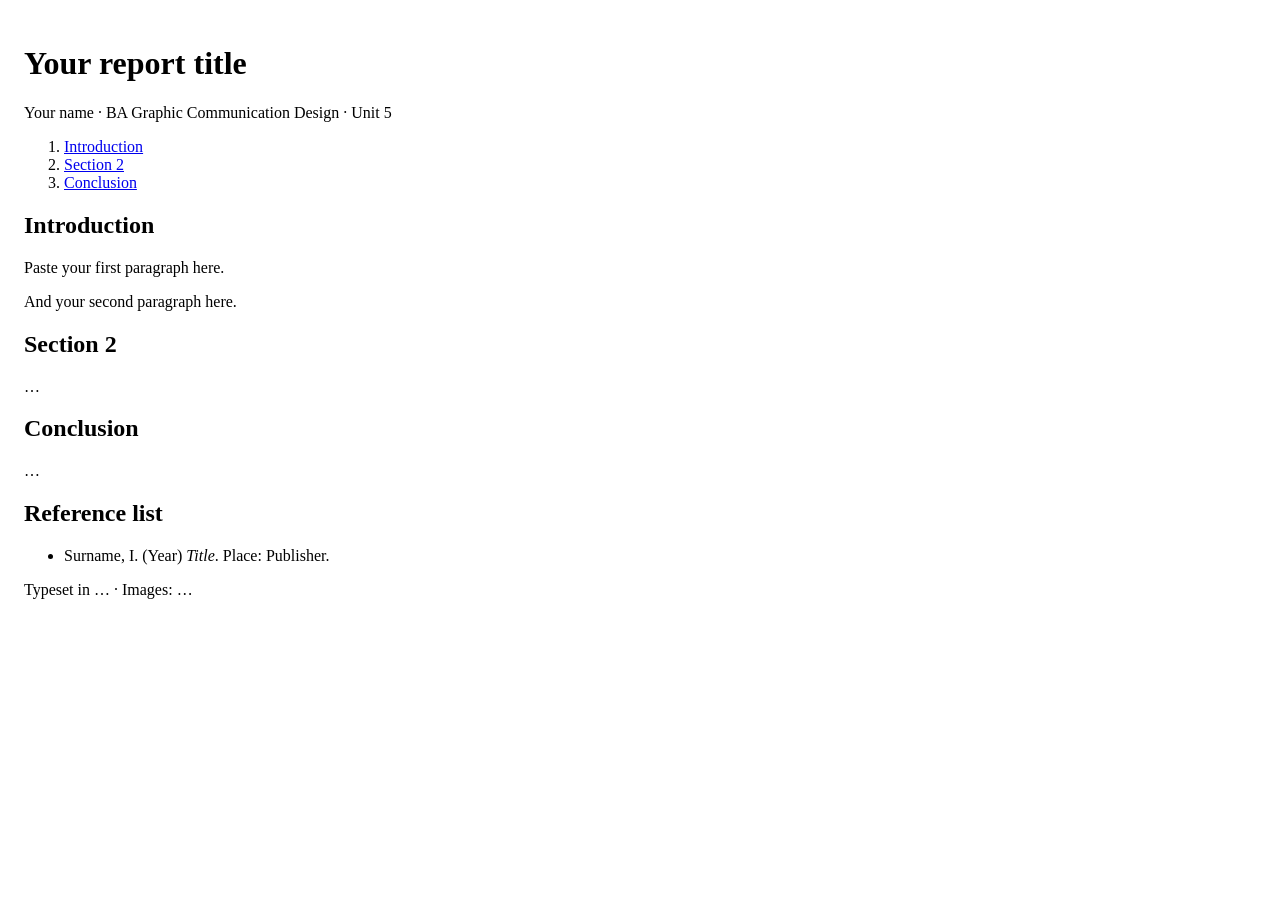
<file: starter/my-critical-report/index.html>
<!DOCTYPE html>
<html lang="en-GB">
<head>
  <meta charset="UTF-8">
  <meta name="viewport" content="width=device-width, initial-scale=1">
  <title>Your report title — Your name</title>

  <!-- Lesson 13: if you use Google Fonts, paste their <link> lines here -->

  <link rel="stylesheet" href="style.css">
</head>
<body>

  <!-- ===== HEADER: title, your name, contents ===== -->
  <header>
    <h1>Your report title</h1>
    <p>Your name · BA Graphic Communication Design · Unit 5</p>

    <!-- Lesson 5: one link per section. The href must match the section's id. -->
    <nav>
      <ol>
        <li><a href="#introduction">Introduction</a></li>
        <li><a href="#section-2">Section 2</a></li>
        <li><a href="#conclusion">Conclusion</a></li>
      </ol>
    </nav>
  </header>

  <!-- ===== YOUR WRITING ===== -->
  <main>
    <article>

      <!-- Lesson 3: paste your writing here.
           One <section> per part of your report, one <p> per paragraph. -->
      <section id="introduction">
        <h2>Introduction</h2>
        <p>Paste your first paragraph here.</p>
        <p>And your second paragraph here.</p>
      </section>

      <section id="section-2">
        <h2>Section 2</h2>
        <p>…</p>

        <!-- Lesson 6: an image with a caption. Remove the comment marks to use it. -->
        <!--
        <figure>
          <img src="images/your-image.jpg" alt="Describe what is in the image">
          <figcaption>Fig. 1: Your caption.</figcaption>
        </figure>
        -->
      </section>

      <section id="conclusion">
        <h2>Conclusion</h2>
        <p>…</p>
      </section>

      <!-- Lesson 7: your Harvard reference list. A–Z by surname.
           Give each reference an id of surname-year, and link your
           in-text citations to it: (<a href="#surname-year">Surname, Year</a>) -->
      <section class="references">
        <h2>Reference list</h2>
        <ul>
          <li id="surname-year">Surname, I. (Year) <cite>Title</cite>. Place: Publisher.</li>
        </ul>
      </section>

    </article>
  </main>

  <!-- ===== FOOTER: colophon and credits ===== -->
  <footer>
    <p>Typeset in … · Images: …</p>
  </footer>

</body>
</html>
</file>
<file: css/site.css>
/* =========================================================
   U5 Act of Publishing: HTML & CSS for long-form writing
   Visual system borrowed from the Unit 5 Workshop Sequence site
   (styles.css), so both sites read as one family.
   All fonts are stored locally in /fonts, so this site works
   offline, which is the same rule we ask of your projects.
   ========================================================= */

@font-face{ font-family:"Roboto"; src:url("../fonts/roboto-latin-400-normal.woff2") format("woff2"); font-weight:400; font-style:normal; font-display:swap; }
@font-face{ font-family:"Roboto"; src:url("../fonts/roboto-latin-400-italic.woff2") format("woff2"); font-weight:400; font-style:italic; font-display:swap; }
@font-face{ font-family:"Roboto"; src:url("../fonts/roboto-latin-500-normal.woff2") format("woff2"); font-weight:500; font-display:swap; }
@font-face{ font-family:"Roboto"; src:url("../fonts/roboto-latin-600-normal.woff2") format("woff2"); font-weight:600; font-display:swap; }
@font-face{ font-family:"Roboto"; src:url("../fonts/roboto-latin-700-normal.woff2") format("woff2"); font-weight:700; font-display:swap; }
@font-face{ font-family:"Roboto"; src:url("../fonts/roboto-latin-800-normal.woff2") format("woff2"); font-weight:800; font-display:swap; }
@font-face{ font-family:"Roboto Mono"; src:url("../fonts/roboto-mono-latin-400-normal.woff2") format("woff2"); font-weight:400; font-display:swap; }
@font-face{ font-family:"Roboto Mono"; src:url("../fonts/roboto-mono-latin-600-normal.woff2") format("woff2"); font-weight:600; font-display:swap; }

/* Palette (Adobe Color): indigo #1F0062 (main), blue #0B78B3,
   red #D73220 (warnings). Parts 2 and 3 share indigo.
   Blue and red get a darker "-deep" shade for text, because the
   original swatches are below 4.5:1 contrast as text on cream. */
:root{
  --indigo: #1F0062;
  --indigo-deep: #140040;
  --indigo-tint: #ECE8F2;
  --indigo-tint-2: #CEC7DC;
  --blue: #0B78B3;
  --blue-deep: #085A86;
  --blue-tint: #E7F2F7;
  --blue-tint-2: #C9E1EE;
  --red: #D73220;
  --red-deep: #A12618;
  --red-tint: #FBEAE9;
  --red-tint-2: #F6D2CE;
  --cream-2: #E6D5CC;
  --cream: #F9ECE5;

  /* Older names kept so every component still works */
  --purple: var(--indigo);
  --purple-deep: var(--indigo);
  --purple-tint: var(--indigo-tint);
  --purple-tint-2: var(--indigo-tint-2);

  --ink: #140040;
  --muted: #5E4F6B;
  --border: #E6D5CC;
  --paper: #ffffff;
  --page: #ffffff;
  --code-bg: #1E1E1E;
  --code-ink: #D4D4D4;

  --sans: "Roboto", -apple-system, BlinkMacSystemFont, "Segoe UI", Helvetica, Arial, sans-serif;
  --mono: "Roboto Mono", ui-monospace, Menlo, Consolas, monospace;
  --max: 1180px;

  --accent: var(--indigo);
  --accent-deep: var(--indigo);
  --accent-tint: var(--indigo-tint);
  --accent-tint-2: var(--indigo-tint-2);
}

*{ box-sizing: border-box; }
html{ scroll-behavior: smooth; }
section, .lesson, h3[id]{ scroll-margin-top: 20px; }
@media (prefers-reduced-motion: reduce){ html{ scroll-behavior: auto; } }

body{
  margin: 0;
  font-family: var(--sans);
  color: var(--ink);
  background: var(--page);
  line-height: 1.55;
  -webkit-font-smoothing: antialiased;
}

a{ color: var(--accent-deep); }
a:focus-visible, button:focus-visible, summary:focus-visible, textarea:focus-visible{
  outline: 3px solid var(--accent);
  outline-offset: 2px;
}

.wrap{ max-width: var(--max); margin: 0 auto; padding: 0 20px; }
@media (min-width: 700px){ .wrap{ padding: 0 48px; } }
@media (min-width: 1100px){ .wrap{ padding: 0 72px; } }

p{ color: var(--muted); margin: 0 0 14px; }
p:last-child{ margin-bottom: 0; }
strong{ color: var(--ink); }

code{
  font-family: var(--mono);
  font-size: 0.86em;
  background: var(--accent-tint);
  color: var(--accent-deep);
  border-radius: 5px;
  padding: 1px 5px;
  white-space: nowrap;
}

/* ---------- Header ---------- */
header.top{ padding: 36px 0 20px; }
.header-row{ display: flex; flex-direction: column; gap: 18px; }
h1{
  font-size: clamp(2.1rem, 6vw, 3.4rem);
  line-height: 1.05;
  font-weight: 800;
  letter-spacing: -0.02em;
  color: var(--purple-deep);
  margin: 0;
}
h1 .sub{
  display: block;
  font-size: clamp(1rem, 2.6vw, 1.3rem);
  font-weight: 600;
  color: var(--ink);
  margin-top: 8px;
  letter-spacing: 0;
}
.top-nav{ display: flex; gap: 20px; align-items: center; flex-wrap: wrap; }
.top-nav a{
  font-size: 0.92rem;
  font-weight: 600;
  color: var(--purple-deep);
  text-decoration: none;
  border-bottom: 1px solid var(--purple-deep);
  padding-bottom: 1px;
}
header.top .intro{ margin-top: 28px; }
header.top .intro p{ max-width: 760px; font-size: 1.02rem; }

/* ---------- Layout ---------- */
.layout{
  display: grid;
  grid-template-columns: minmax(0, 1fr);
  gap: 40px;
  padding: 24px 0 80px;
}
.sidebar h2{
  font-size: 0.78rem;
  text-transform: uppercase;
  letter-spacing: 0.08em;
  color: var(--purple-deep);
  margin: 0 0 10px;
}
.toc ul{ list-style: none; margin: 0; padding: 0; }
.toc > ul > li{ margin-bottom: 12px; }
.toc ul ul{ margin-top: 6px; padding-left: 12px; border-left: 2px solid var(--purple-tint-2); }
.toc a{
  display: block;
  color: var(--ink);
  text-decoration: none;
  font-size: 0.94rem;
  font-weight: 600;
  border-radius: 6px;
  padding: 3px 8px;
  margin: 0 0 0 -8px;
  transition: background-color 0.15s ease, color 0.15s ease;
}
.toc ul ul a{ font-weight: 500; font-size: 0.88rem; color: var(--muted); margin-left: 0; }
.toc a:hover{ color: var(--purple-deep); }
.toc a.active{ color: var(--purple-deep); background: var(--purple-tint); }
.toc-part-label{
  font-size: 0.78rem;
  font-weight: 700;
  text-transform: uppercase;
  letter-spacing: 0.06em;
  color: var(--purple-deep);
}

main.content{ min-width: 0; }

section{ padding: 44px 0; border-top: 1px solid var(--border); }
section:first-child{ border-top: none; padding-top: 0; }

h2.section-title{
  font-size: clamp(1.3rem, 2.6vw, 1.6rem);
  text-transform: uppercase;
  letter-spacing: 0.02em;
  color: var(--accent-deep);
  margin: 0 0 20px;
  font-weight: 800;
}
.lesson-title{
  font-size: clamp(1.6rem, 4vw, 2.3rem);
  font-weight: 800;
  letter-spacing: -0.01em;
  line-height: 1.1;
  color: var(--accent-deep);
  margin: 0 0 6px;
}
.lesson-kicker{
  display: inline-block;
  font-size: 0.72rem;
  font-weight: 700;
  text-transform: uppercase;
  letter-spacing: 0.08em;
  color: var(--accent-deep);
  background: var(--accent-tint);
  border-radius: 999px;
  padding: 4px 12px;
  margin-bottom: 12px;
}
.lesson-lead{ font-size: 1.08rem; color: var(--ink); max-width: 720px; margin-bottom: 22px; }
h3{ font-size: 1.15rem; margin: 30px 0 10px; color: var(--ink); }
h3:first-child{ margin-top: 0; }

.lesson p, .lesson li{ max-width: 760px; }

/* Parts recolour every accent inside them */
/* Each part has its own colour; the main indigo frames the guide
   (start, recap, AI, Part 4, resources). */
.part{ --accent: var(--blue); --accent-deep: var(--blue-deep); --accent-tint: var(--blue-tint); --accent-tint-2: var(--blue-tint-2); }
.part--advanced{ --accent: var(--indigo); --accent-deep: var(--indigo); --accent-tint: var(--indigo-tint); --accent-tint-2: var(--indigo-tint-2); }
.part--learn{ --accent: var(--indigo); --accent-deep: var(--indigo); --accent-tint: var(--indigo-tint); --accent-tint-2: var(--indigo-tint-2); }
.part--studio{ --accent: var(--indigo); --accent-deep: var(--indigo); --accent-tint: var(--indigo-tint); --accent-tint-2: var(--indigo-tint-2); }

/* Contents: part labels and highlights in each part's colour */
.toc .toc-part > .toc-part-label{ color: var(--blue-deep); }
.toc .toc-part > ul{ border-left-color: var(--blue-tint-2); }
.toc .toc-part a.active{ color: var(--blue-deep); background: var(--blue-tint); }
.toc .toc-part--advanced > .toc-part-label{ color: var(--indigo); }
.toc .toc-part--advanced > ul{ border-left-color: var(--indigo-tint-2); }
.toc .toc-part--advanced a.active{ color: var(--indigo); background: var(--indigo-tint); }
.toc .toc-part--learn > .toc-part-label{ color: var(--indigo); }
.toc .toc-part--learn > ul{ border-left-color: var(--indigo-tint-2); }
.toc .toc-part--learn a.active{ color: var(--indigo); background: var(--indigo-tint); }
.toc .toc-part--studio > .toc-part-label{ color: var(--indigo); }
.toc .toc-part--studio > ul{ border-left-color: var(--indigo-tint-2); }
.toc .toc-part--studio a.active{ color: var(--indigo); background: var(--indigo-tint); }
/* Introduction group: neutral, so it reads as "before the parts" */
.toc .toc-part--intro > .toc-part-label{ color: var(--ink); }
.toc .toc-part--intro > ul{ border-left-color: var(--border); }
.toc .toc-part--intro a.active{ color: var(--indigo); background: var(--indigo-tint); }
.toc .ess{ background: var(--blue) !important; }

/* ---------- Part intro banners (from U5 phase-intro) ---------- */
.part-intro{
  border-left: 4px solid var(--accent);
  background: var(--accent-tint);
  border-radius: 0 12px 12px 0;
  padding: 26px 28px;
  margin-bottom: 8px;
}
.part-intro .part-label{
  display: inline-block;
  font-size: 0.72rem;
  font-weight: 700;
  text-transform: uppercase;
  letter-spacing: 0.08em;
  color: var(--accent-deep);
  background: var(--paper);
  border-radius: 999px;
  padding: 4px 12px;
  margin-bottom: 12px;
}
.part-intro h2{
  font-size: clamp(1.5rem, 3.4vw, 2rem);
  color: var(--accent-deep);
  margin: 0 0 6px;
  font-weight: 800;
}
.part-intro p{ color: var(--ink); max-width: 720px; }

/* ---------- Callouts ---------- */
.callout{
  border-left: 3px solid var(--accent);
  background: var(--accent-tint);
  border-radius: 0 10px 10px 0;
  padding: 18px 20px;
  margin: 22px 0 26px;
}
.callout .label{
  display: inline-block;
  font-size: 0.72rem;
  font-weight: 700;
  text-transform: uppercase;
  letter-spacing: 0.06em;
  color: var(--accent-deep);
  background: var(--paper);
  border-radius: 999px;
  padding: 3px 10px;
  margin-bottom: 10px;
}
.callout p, .callout li{ color: var(--ink); }
.callout ul, .callout ol{ margin: 0; padding-left: 20px; }
.callout li{ margin-bottom: 6px; }
.callout--warn{ border-left-color: var(--red); background: var(--red-tint); }
.callout--warn .label{ color: var(--red-deep); }

/* "From the archive": KABK reference notes */
.archive-note{
  border: 1px dashed var(--accent-tint-2);
  border-radius: 10px;
  padding: 14px 16px;
  margin: 22px 0;
  font-size: 0.92rem;
}
.archive-note .label{
  font-size: 0.72rem; font-weight: 700; text-transform: uppercase; letter-spacing: 0.06em;
  color: var(--accent-deep); display: block; margin-bottom: 6px;
}
.archive-note p{ color: var(--muted); }

/* ---------- Chips & look-it-up links ---------- */
.chip{
  display: inline-block;
  background: var(--accent-tint);
  color: var(--accent-deep);
  font-weight: 600;
  font-size: 0.8rem;
  border-radius: 999px;
  padding: 5px 12px;
  text-decoration: none;
}
a.chip:hover{ background: var(--accent-tint-2); }
.lookup{
  display: flex; flex-wrap: wrap; gap: 8px; align-items: center;
  margin: 18px 0 0;
  padding-top: 16px;
  border-top: 1px solid var(--border);
}
.lookup .lookup-label{
  font-size: 0.72rem; font-weight: 700; text-transform: uppercase; letter-spacing: 0.06em; color: var(--muted);
  margin-right: 4px;
}
.chip--w3::before{ content: "W3 "; font-weight: 800; }
.chip--li{ background: var(--paper); border: 1px solid var(--accent-tint-2); }
.chip--li::before{ content: "▶ "; font-size: 0.75em; }

/* ---------- Element cards (what's in this lesson) ---------- */
.tag-list{ display: flex; flex-wrap: wrap; gap: 8px; margin: 0 0 22px; padding: 0; list-style: none; }
.tag-list li{
  font-family: var(--mono);
  font-size: 0.82rem;
  color: var(--accent-deep);
  background: var(--paper);
  border: 1px solid var(--accent-tint-2);
  border-radius: 6px;
  padding: 3px 8px;
}

/* ---------- Diagrams ---------- */
.diagram{
  margin: 24px 0 28px;
  background: var(--paper);
  border: 1px solid var(--border);
  border-radius: 12px;
  padding: 22px 20px 0;
  overflow: hidden;
}
.diagram svg{ display: block; width: 100%; height: auto; max-width: 760px; margin: 0 auto; }
/* On narrow phones, keep diagram labels legible and let the figure scroll sideways */
@media (max-width: 600px){
  .diagram{ overflow-x: auto; padding: 14px; }
  .diagram svg{ min-width: 520px; }
}
.diagram figcaption{ font-size: 0.85rem; color: var(--muted); margin: 18px -20px 0; padding: 12px 20px 14px; border-top: 1px solid var(--border); background: var(--paper); }
.diagram figcaption strong{ color: var(--accent-deep); }
/* SVG text and shapes take the part's colours */
.diagram .d-ink{ fill: var(--ink); }
.diagram .d-muted{ fill: var(--muted); }
.diagram .d-accent{ fill: var(--accent); }
.diagram .d-deep{ fill: var(--accent-deep); }
.diagram .d-tint{ fill: var(--accent-tint-2); }
.diagram .d-paper{ fill: var(--paper); stroke: var(--border); stroke-width: 1; }
.diagram .s-accent{ stroke: var(--accent); }
.diagram .s-deep{ stroke: var(--accent-deep); }
.diagram .s-ink{ stroke: var(--ink); }
.diagram .s-muted{ stroke: var(--muted); }
.diagram .s-tint{ stroke: var(--accent-tint-2); }
.diagram text{ font-family: var(--sans); }
.diagram .mono{ font-family: var(--mono); }

/* Side-by-side "do / don't" */
.compare{ display: grid; grid-template-columns: 1fr; gap: 14px; margin: 20px 0 26px; }
@media (min-width: 760px){ .compare{ grid-template-columns: 1fr 1fr; } }
.compare > div{ border: 1px solid var(--border); border-radius: 10px; padding: 14px 16px; min-width: 0; }
.compare .verdict{ font-size: 0.72rem; font-weight: 700; text-transform: uppercase; letter-spacing: 0.06em; margin-bottom: 8px; display: block; }
.compare .yes .verdict{ color: var(--accent-deep); }
.compare .no .verdict{ color: var(--red-deep); }
.compare pre{ margin: 0; }

/* Static code blocks */
pre.code{
  font-family: var(--mono);
  font-size: 0.84rem;
  line-height: 1.6;
  background: var(--code-bg);
  color: var(--code-ink);
  border-radius: 10px;
  padding: 14px 16px;
  overflow-x: auto;
  margin: 14px 0 20px;
}
pre.code code{ background: none; color: inherit; padding: 0; white-space: pre; font-size: inherit; }

/* ---------- Playground (live editor) ---------- */
.playground{
  border: 1px solid var(--border);
  border-radius: 12px;
  overflow: hidden;
  margin: 24px 0 28px;
  background: var(--paper);
}
.pg-head{
  display: flex; flex-wrap: wrap; gap: 10px; align-items: center; justify-content: space-between;
  background: var(--paper);
  color: var(--accent-deep);
  padding: 12px 14px 10px 16px;
  border-bottom: 2px solid var(--accent);
}
.pg-title{ font-weight: 800; font-size: 0.95rem; }
.pg-title::before{ content: "✎ "; }
.pg-actions{ display: flex; gap: 6px; flex-wrap: wrap; }
.pg-btn{
  font-family: var(--sans);
  font-size: 0.78rem;
  font-weight: 700;
  color: var(--accent-deep);
  background: var(--accent-tint);
  border: 0;
  border-radius: 6px;
  padding: 5px 10px;
  cursor: pointer;
}
.pg-btn:hover{ background: var(--accent-tint-2); }
.pg-btn[aria-pressed="true"]{ background: var(--accent); color: #fff; }
.pg-body{ display: grid; grid-template-columns: minmax(0, 1fr); }
@media (min-width: 1000px){ .pg-body{ grid-template-columns: minmax(0, 1fr) minmax(0, 1fr); } }
/* Editor: modelled on Visual Studio Code's default dark theme ("Dark+"),
   so the boxes look like the editor students use. */
.pg-editors{ display: flex; flex-direction: column; background: #1E1E1E; min-width: 0; }
.pg-tabs{ display: flex; background: #252526; }
.pg-tab{
  font-family: var(--sans); font-size: 0.82rem; font-weight: 500;
  color: #969696; background: #2D2D2D; border: 0; border-right: 1px solid #252526;
  border-top: 2px solid transparent;
  padding: 9px 16px 9px 14px; cursor: pointer;
}
.pg-tab::before{ font-family: var(--mono); font-weight: 700; font-size: 0.72rem; margin-right: 7px; }
.pg-tab[data-lang="html"]::before{ content: "<>"; color: #E37933; }
.pg-tab[data-lang="css"]::before{ content: "#"; color: #519ABA; }
.pg-tab[aria-selected="true"]{ background: #1E1E1E; color: #FFFFFF; border-top-color: var(--accent); }
.pg-tab:hover{ color: #FFFFFF; }

.pg-file{ display: flex; flex: 1 1 auto; min-height: 300px; background: #1E1E1E; }
.pg-file[hidden]{ display: none; }
.pg-gutter{
  flex: 0 0 auto;
  min-width: 42px;
  padding: 14px 10px 14px 8px;
  font-family: var(--mono); font-size: 0.84rem; line-height: 1.6;
  color: #858585; text-align: right; white-space: pre;
  overflow: hidden; user-select: none;
}
.pg-field{ position: relative; flex: 1 1 auto; min-width: 0; display: flex; }
.pg-hl,
.pg-code{
  margin: 0;
  padding: 14px 16px 14px 6px;
  font-family: var(--mono);
  font-size: 0.84rem;
  line-height: 1.6;
  tab-size: 2;
  white-space: pre;
  letter-spacing: 0;
  word-spacing: 0;
}
.pg-hl{
  position: absolute; inset: 0;
  overflow: hidden;
  pointer-events: none;
  color: #D4D4D4;
  background: transparent;
}
.pg-code{
  position: relative; z-index: 1;
  display: block;
  width: 100%;
  min-height: 300px;
  flex: 1 1 auto;
  resize: vertical;
  border: 0;
  outline: none;
  color: transparent;
  -webkit-text-fill-color: transparent;
  caret-color: #AEAFAD;
  background: transparent;
  overflow: auto;
}
.pg-code::selection{ background: rgba(38, 79, 120, 0.9); -webkit-text-fill-color: transparent; }
.pg-code:focus-visible{ outline: none; box-shadow: inset 0 0 0 1px #007FD4; }
/* Syntax colours */
.tk-tag{ color: #569CD6; }
.tk-attr{ color: #9CDCFE; }
.tk-string{ color: #CE9178; }
.tk-punct{ color: #808080; }
.tk-comment{ color: #6A9955; font-style: italic; }
.tk-selector{ color: #D7BA7D; }
.tk-prop{ color: #9CDCFE; }
.tk-value{ color: #CE9178; }
.tk-at{ color: #C586C0; }

/* Answers under each exercise */
.pg-answer{ margin-top: 12px; border-top: 1px dashed var(--accent-tint-2); padding-top: 10px; }
.pg-answer > summary{
  cursor: pointer; list-style: none;
  font-weight: 700; font-size: 0.9rem; color: var(--accent-deep);
  display: inline-flex; align-items: center; gap: 8px;
}
.pg-answer > summary::-webkit-details-marker{ display: none; }
.pg-answer > summary::before{
  content: "▸"; display: inline-block; font-size: 0.95rem; transition: transform 0.15s ease;
}
.pg-answer[open] > summary::before{ transform: rotate(90deg); }
.pg-answer[open] > summary{ margin-bottom: 8px; }
.pg-answer ol{ background: var(--paper); border-radius: 10px; padding: 12px 16px 12px 34px; }
.pg-answer li{ margin-bottom: 10px; }
.pg-answer li:last-child{ margin-bottom: 0; }
.pg-answer pre.code{ margin: 8px 0; background: #1E1E1E; color: #D4D4D4; font-size: 0.8rem; }
.pg-preview-wrap{
  background: repeating-linear-gradient(45deg, var(--accent-tint) 0 10px, var(--paper) 10px 20px);
  display: flex; justify-content: center;
  min-width: 0;
  border-top: 1px solid var(--accent-tint-2);
}
@media (min-width: 1000px){ .pg-preview-wrap{ border-top: 0; border-left: 1px solid var(--accent-tint-2); } }
.pg-preview{
  display: block;
  width: 100%;
  min-height: 340px;
  height: 100%;
  border: 0;
  background: #fff;
  transition: width 0.2s ease;
}
.pg-preview.is-phone{ width: 375px; max-width: 100%; box-shadow: 0 0 0 1px var(--accent-tint-2); }
.pg-task{
  border-top: 1px solid var(--accent-tint-2);
  padding: 14px 16px;
  background: var(--accent-tint);
}
.pg-task .label{
  font-size: 0.72rem; font-weight: 700; text-transform: uppercase; letter-spacing: 0.06em; color: var(--accent-deep);
  display: block; margin-bottom: 6px;
}
.pg-task ol{ margin: 0; padding-left: 20px; color: var(--ink); font-size: 0.94rem; }
.pg-task li{ margin-bottom: 4px; }

/* ---------- Tables (from U5 phase-table) ---------- */
.table-wrap{ overflow-x: auto; margin: 20px 0 26px; border-radius: 12px; border: 1px solid var(--border); }
table.ref{ width: 100%; min-width: 620px; border-collapse: collapse; }
table.ref th{
  text-align: left; font-size: 0.72rem; font-weight: 700; text-transform: uppercase; letter-spacing: 0.06em;
  padding: 12px 14px 8px; color: var(--accent-deep); background: var(--paper);
  border-bottom: 2px solid var(--accent);
}
table.ref td{
  vertical-align: top; padding: 12px 14px; font-size: 0.9rem; color: var(--ink);
  border-top: 1px solid var(--border);
}
table.ref td:first-child{ font-weight: 600; }

/* ---------- FAQ / details (from U5) ---------- */
.faq-item{ border: 1px solid var(--border); border-radius: 10px; margin-bottom: 10px; overflow: hidden; }
.faq-item summary{
  cursor: pointer; list-style: none; padding: 14px 16px; font-weight: 700;
  display: flex; justify-content: space-between; align-items: center; gap: 12px;
}
.faq-item summary::-webkit-details-marker{ display: none; }
.faq-item summary::after{ content: "+"; color: var(--accent-deep); font-size: 1.2rem; flex: 0 0 auto; }
.faq-item[open] summary::after{ content: "–"; }
.faq-item .a{ padding: 0 16px 16px; }

/* ---------- Checklist ---------- */
.checklist{ list-style: none; margin: 0; padding: 0; display: flex; flex-direction: column; gap: 10px; }
.checklist label{
  display: flex; gap: 12px; align-items: flex-start;
  background: var(--accent-tint); border-radius: 10px; padding: 14px 16px; cursor: pointer;
  color: var(--ink);
}
.checklist input{ width: 20px; height: 20px; margin: 2px 0 0; accent-color: var(--accent); flex: 0 0 auto; }
.checklist input:checked + span{ color: var(--muted); text-decoration: line-through; text-decoration-color: var(--accent); }
.progress{ font-weight: 700; color: var(--accent-deep); margin: 0 0 14px; }

/* Levels overview cards */
.levels{ display: grid; grid-template-columns: 1fr; gap: 14px; margin: 18px 0 8px; }
@media (min-width: 700px){ .levels{ grid-template-columns: repeat(2, 1fr); } }
.level-card{
  display: block; text-decoration: none; color: inherit;
  border: 1px solid var(--border); border-radius: 14px; padding: 18px 20px;
  transition: border-color 0.15s ease;
}
.level-card:hover{ border-color: var(--accent); }
.level-card .k{ font-size: 0.72rem; font-weight: 700; text-transform: uppercase; letter-spacing: 0.06em; color: var(--accent-deep); }
.level-card .t{ font-weight: 800; font-size: 1.2rem; color: var(--accent-deep); margin: 4px 0 6px; }
.level-card p{ font-size: 0.92rem; }

/* ---------- Collapsible lessons ----------
   Same idea as the Unit 5 workshop weeks: the page loads as a short
   menu, and each lesson opens when you're ready for it. */
section.lesson{ padding: 0; }
section.lesson + section.lesson{ border-top: 1px solid var(--border); }
.lesson-fold > summary{
  list-style: none;
  cursor: pointer;
  display: grid;
  grid-template-columns: minmax(0, 1fr) auto;
  gap: 4px 16px;
  padding: 26px 0;
}
.lesson-fold > summary::-webkit-details-marker{ display: none; }
.lesson-fold > summary::after{
  content: "▾";
  grid-column: 2; grid-row: 1 / span 3;
  align-self: center;
  font-size: 1.4rem; font-weight: 800;
  color: var(--accent-deep);
  transition: transform 0.15s ease;
}
.lesson-fold[open] > summary::after{ transform: rotate(180deg); }
.lesson-fold > summary > *{ grid-column: 1; }
.lesson-fold > summary:hover .lesson-title{ text-decoration: underline; text-decoration-color: var(--accent-tint-2); text-underline-offset: 6px; }
.lesson-fold .lesson-title{ font-size: clamp(1.35rem, 3vw, 1.8rem); margin: 0; }
.lesson-meta{ display: flex; flex-wrap: wrap; align-items: center; gap: 8px; }
.lesson-meta .lesson-kicker{ margin: 0; }
.badge{
  font-size: 0.7rem; font-weight: 700; text-transform: uppercase; letter-spacing: 0.06em;
  border-radius: 999px; padding: 3px 10px;
}
.badge--essential{ background: var(--blue); color: #fff; }
.badge--optional{ background: var(--paper); color: var(--muted); border: 1px solid var(--border); }
.badge--recap{ background: var(--paper); color: var(--accent-deep); border: 1px solid var(--accent-tint-2); }
.time{ font-size: 0.8rem; color: var(--muted); font-weight: 600; }
.done-mark{ display: none; font-size: 0.8rem; font-weight: 700; color: var(--purple-deep); }
.is-done .done-mark{ display: inline; }
.lesson-promise{ display: block; font-size: 0.95rem; margin: 2px 0 0; }
.lesson-promise strong{ color: var(--accent-deep); }
.lesson-body{ padding: 0 0 44px; }
.lesson-body > .lesson-lead{ margin-top: 0; }

.lesson-done{
  display: flex; flex-wrap: wrap; align-items: center; gap: 14px;
  margin-top: 28px; padding: 18px 20px;
  background: var(--accent-tint); border-radius: 12px;
}
.done-btn{
  font-family: var(--sans); font-size: 0.95rem; font-weight: 800;
  color: #fff; background: var(--accent);
  border: 0; border-radius: 999px; padding: 10px 20px; cursor: pointer;
}
.done-btn:hover{ background: var(--accent-deep); }
.is-done .done-btn{ background: var(--paper); color: var(--purple-deep); box-shadow: inset 0 0 0 2px var(--purple-deep); }
.done-msg{ color: var(--ink); font-weight: 600; }

/* Contents: always open on laptops, a tap-to-open toggle on phones */
.toc-wrap > summary{ list-style: none; }
.toc-wrap > summary::-webkit-details-marker{ display: none; }
@media (min-width: 960px){ .toc-wrap > summary{ pointer-events: none; } }
@media (max-width: 959px){
  .toc-wrap > summary{ cursor: pointer; display: flex; justify-content: space-between; align-items: center; }
  .toc-wrap > summary::after{ content: "▾"; color: var(--purple-deep); font-weight: 800; }
  .toc-wrap[open] > summary::after{ transform: rotate(180deg); }
  .toc-wrap > summary h2{ margin: 0; }
  .toc-wrap[open] > summary{ margin-bottom: 10px; }
}

/* Sidebar progress */
.progress-box{ margin: 0 0 22px; }
.progress-box .p-label{ font-size: 0.82rem; font-weight: 700; color: var(--ink); margin: 0 0 6px; }
.progress-bar{ height: 8px; border-radius: 999px; background: var(--purple-tint-2); overflow: hidden; }
.progress-bar span{ display: block; height: 100%; width: 0; background: var(--purple); border-radius: 999px; transition: width 0.4s ease; }
.progress-box .p-note{ font-size: 0.78rem; color: var(--muted); margin: 6px 0 0; }
.toc a.done::after{ content: " ✓"; color: var(--purple-deep); font-weight: 800; }
.toc .ess{ display: inline-block; width: 7px; height: 7px; border-radius: 50%; background: var(--purple); margin-right: 6px; vertical-align: 2px; }
.toc-key{ font-size: 0.75rem; color: var(--muted); margin: 14px 0 0; }

/* Personal note + stuck panel */
.note-from{
  display: grid; grid-template-columns: 1fr; gap: 6px;
  border: 1px solid var(--border); border-radius: 14px; padding: 22px 24px; margin: 0 0 28px;
}
.note-from p{ color: var(--ink); max-width: 720px; }
.note-from .sign{ color: var(--muted); font-style: italic; }
.stuck{ margin: 28px 0; }
.stuck ol{ margin: 6px 0 0; padding-left: 22px; }
.stuck li{ margin-bottom: 8px; color: var(--ink); }
.big-line{ font-size: clamp(1.2rem, 2.6vw, 1.5rem); font-weight: 800; color: var(--accent-deep); letter-spacing: -0.01em; margin: 6px 0 10px; }

/* "Your plan": three lanes, like the Stage 2 "By what you want to make" grid */
.plan{ border: 1px solid var(--border); border-radius: 12px; overflow: hidden; display: grid; grid-template-columns: 1fr; margin: 24px 0 28px; }
@media (min-width: 900px){ .plan{ grid-template-columns: repeat(3, 1fr); } }
.plan-col{ padding: 14px 16px 16px; min-width: 0; }
.plan-col + .plan-col{ border-top: 1px solid var(--border); }
@media (min-width: 900px){ .plan-col + .plan-col{ border-top: 0; border-left: 1px solid var(--border); } }
.plan-h{ font-size: 0.72rem; font-weight: 700; text-transform: uppercase; letter-spacing: 0.06em; color: var(--accent-deep); border-bottom: 2px solid var(--accent); padding-bottom: 8px; margin-bottom: 12px; }
.plan-h small{ display: block; text-transform: none; letter-spacing: 0; font-weight: 500; font-size: 0.78rem; color: var(--muted); margin-top: 3px; }
.plan-pills{ display: flex; flex-wrap: wrap; gap: 6px; }
.plan-col p{ font-size: 0.85rem; margin: 12px 0 0; }

/* Pills: small programme items (Stage 2 style) */
.pill{ display: inline-block; text-decoration: none; font-size: 0.8rem; font-weight: 600; line-height: 1.25; border-radius: 6px; padding: 5px 8px; background: var(--accent-tint-2); color: var(--accent-deep); }
.pill--soft{ background: var(--accent-tint); font-weight: 500; }
a.pill:hover{ background: var(--accent); color: #fff; }

/* "Your report" steps: real work on the student's own critical report */
.your-report{
  margin: 30px 0 0;
  border: 1px solid var(--border);
  border-left: 3px solid var(--accent);
  border-radius: 12px;
  padding: 0 20px 18px;
  background: var(--paper);
}
.yr-head{ display: flex; flex-wrap: wrap; align-items: center; gap: 10px; margin: 0 -20px 6px; padding: 12px 20px 10px; border-bottom: 2px solid var(--accent); }
.yr-step{
  font-size: 0.72rem; font-weight: 700; text-transform: uppercase; letter-spacing: 0.06em;
  color: var(--accent-deep);
}
.yr-dots{ display: inline-flex; gap: 5px; }
.yr-dots i{ width: 10px; height: 10px; border-radius: 50%; background: var(--accent-tint-2); display: block; }
.yr-dots i.on{ background: var(--accent); }
.your-report h3{ margin: 12px 0 10px; color: var(--ink); }
.your-report ol{ margin: 0; padding-left: 22px; }
.your-report li{ margin-bottom: 10px; color: var(--ink); }
.your-report .code{ margin: 8px 0 4px; }
.yr-check{ margin: 14px 0 0; padding: 10px 14px; border-radius: 8px; background: var(--accent-tint); color: var(--ink); }

/* One-line prompts in Part 2 */
.yr-lite{ margin: 24px 0 0; padding: 12px 16px; border-left: 4px solid var(--accent); background: var(--accent-tint); border-radius: 0 10px 10px 0; color: var(--ink); }

/* Time estimates */
.section-time{ margin: -12px 0 18px; font-size: 0.85rem; font-weight: 600; color: var(--muted); }
.part-time{ font-size: 0.9rem; font-weight: 700; color: var(--accent-deep); margin: 0 0 10px; }
.toc-time{ font-weight: 500; text-transform: none; letter-spacing: 0; color: var(--muted); }

/* "From Unit 2" notes: build on what students already know */
.u2-note{ border: 0; border-left: 3px solid var(--accent); background: var(--paper); border-radius: 0; padding: 4px 0 4px 16px; }
.u2-note .label::before{ content: "↩ "; }

/* ---------- Footer ---------- */
footer{ padding: 30px 0 60px; font-size: 0.8rem; color: var(--muted); border-top: 1px solid var(--border); }
footer p{ margin: 0; }
footer p + p{ margin-top: 8px; }

@media (min-width: 960px){
  header.top .header-row{ flex-direction: row; justify-content: space-between; align-items: flex-start; }
  .layout{ grid-template-columns: 240px minmax(0, 1fr); align-items: start; }
  .sidebar{ position: sticky; top: 24px; max-height: calc(100vh - 48px); overflow-y: auto; }
}
@media (max-width: 959px){
  .sidebar{ border: 1px solid var(--border); border-radius: 12px; padding: 16px 18px; }
}

@media print{
  .sidebar, .top-nav, .pg-actions, .pg-preview-wrap{ display: none; }
  .layout{ display: block; }
  .pg-code{ min-height: 0; height: auto; }
}

/* Exercise step labels: Predict → Change → Make it yours */
.pg-task ol.steps{ list-style: none; padding-left: 0; counter-reset: none; }
.pg-task ol.steps > li{ margin-bottom: 10px; }
.pg-answer ol.steps{ padding-left: 16px; }
.st{ display: block; margin-bottom: 2px; font-size: 0.68rem; font-weight: 700; letter-spacing: 0.08em; text-transform: uppercase; color: var(--accent-deep); }
.swatch-row{ display: flex; flex-wrap: wrap; align-items: center; gap: 6px; margin: 8px 0 0; font-size: 0.9rem; }
.swatch{ width: 22px; height: 22px; border-radius: 4px; border: 1px solid rgba(0,0,0,.15); margin-right: 4px; }
.hex-key{ display: block; margin-top: 6px; font-family: "Roboto Mono", monospace; font-size: 0.85rem; }
.hex-key b{ padding: 1px 3px; border-radius: 3px; color: #fff; }
.hex-key .r{ background: #A12618; } .hex-key .g{ background: #2E7D32; } .hex-key .b{ background: #085A86; }

/* Numbered walk-through steps (e.g. Google Fonts) */
ol.walk{ list-style: none; counter-reset: walk; padding: 0; margin: 16px 0 24px; border: 1px solid var(--border); border-radius: 12px; background: var(--paper); }
ol.walk > li{ counter-increment: walk; position: relative; padding: 14px 18px 14px 58px; border-top: 1px solid var(--border); }
ol.walk > li:first-child{ border-top: 0; }
ol.walk > li::before{ content: counter(walk); position: absolute; left: 16px; top: 13px; width: 28px; height: 28px; border-radius: 50%; background: var(--accent); color: #fff; font-weight: 700; font-size: 0.85rem; display: grid; place-items: center; }
ol.walk code, .diagram figcaption code{ white-space: normal; overflow-wrap: anywhere; }

.pg-intro{ margin: 36px 0 14px; }
.pg-intro .label{ display: block; font-size: 0.72rem; font-weight: 700; letter-spacing: 0.08em; text-transform: uppercase; color: var(--accent-deep); margin-bottom: 4px; }
.pg-intro p{ margin: 0; max-width: 46em; }

/* ===== Inspiration cards ===== */
.insp{ list-style: none; padding: 0; margin: 24px 0 10px; display: grid; grid-template-columns: repeat(2, minmax(0, 1fr)); gap: 20px; }
@media (max-width: 640px){ .insp{ grid-template-columns: 1fr; } }
.insp-card{ display: flex; flex-direction: column; background: var(--paper); border: 1px solid var(--border); border-radius: 12px; overflow: hidden; }
.insp-head{ padding: 16px 18px 14px; }
.insp-head .insp-name{ margin: 0; }
.insp-thumb{ display: block; aspect-ratio: 16 / 10; overflow: hidden; background: #F4F2F8; border-top: 1px solid var(--border); border-bottom: 1px solid var(--border); }
.insp-thumb img{ display: block; width: 100%; height: 100%; object-fit: cover; object-position: top; }
@media (prefers-reduced-motion: no-preference){
  .insp-thumb img{ transition: transform .35s ease-out; }
  .insp-card:hover .insp-thumb img{ transform: scale(1.03); }
}
.insp-body{ display: flex; flex-direction: column; flex: 1; padding: 14px 18px 14px; }
.insp-meta{ margin-bottom: 10px; }
.insp-dir{ font-size: 0.66rem; font-weight: 700; letter-spacing: 0.08em; text-transform: uppercase; padding: 3px 9px; border-radius: 999px; }
.insp-dir--minimal{ background: var(--blue-tint); color: var(--blue-deep); }
.insp-dir--editorial{ background: var(--indigo-tint); color: var(--indigo); }
.insp-dir--experimental{ background: var(--indigo); color: #fff; }
.insp-name{ font-size: 0.82rem; color: var(--muted); margin: -4px 0 10px; }
.insp-title{ font-size: 1.15rem; line-height: 1.25; margin: 0 0 6px; }
.insp-title a{ color: var(--ink); text-decoration: none; }
.insp-title a:hover, .insp-title a:focus-visible{ text-decoration: underline; }
.insp-ext{ color: var(--muted); font-weight: 400; }
.insp-look{ font-size: 0.92rem; line-height: 1.5; margin: 0 0 14px; }
.insp-rel{ margin: auto 0 0; padding-top: 12px; border-top: 1px solid var(--border); display: flex; flex-wrap: wrap; align-items: center; gap: 6px; font-size: 0.8rem; }
.insp-rel span{ flex-basis: 100%; font-size: 0.66rem; font-weight: 700; letter-spacing: 0.08em; text-transform: uppercase; color: var(--muted); }
.insp-rel br{ display: none; }
.insp-rel a{ padding: 3px 10px; border-radius: 999px; background: var(--indigo-tint); color: var(--indigo); font-weight: 600; text-decoration: none; }
.insp-rel a:hover{ background: var(--indigo-tint-2); }
.insp-credit{ font-size: 0.8rem; color: var(--muted); margin: 0 0 24px; }

/* Line up thumbnails across a row, whatever the title length */
@supports (grid-template-rows: subgrid){ .insp{ row-gap: 20px; } .insp-card{ display: grid; grid-template-rows: subgrid; grid-row: span 3; gap: 0; } }

/* ===== Part 3: the reference shelf ===== */
.shelf{ display: grid; grid-template-columns: repeat(2, minmax(0, 1fr)); gap: 18px; margin: 8px 0 12px; }
@media (max-width: 640px){ .shelf{ grid-template-columns: 1fr; } }
.shelf-group{ border: 1px solid var(--border); border-radius: 12px; padding: 16px 18px 12px; background: var(--paper); }
.shelf-group h3{ font-size: 1.05rem; margin: 0; }
.shelf-when{ font-size: 0.78rem; color: var(--muted); margin: 2px 0 10px; padding-bottom: 10px; border-bottom: 1px solid var(--border); }
.shelf-group ul{ list-style: none; padding: 0; margin: 0; }
.shelf-group li{ padding: 6px 0; }
.shelf-group li > a, .shelf-plain{ display: block; font-weight: 600; color: var(--ink); }
.shelf-group li > span:last-child{ display: block; font-size: 0.85rem; color: var(--muted); line-height: 1.4; }
.shelf-group li > span:last-child a{ color: inherit; }
ol.walk > li{ max-width: none; }
</file>
<file: starter/my-critical-report/style.css>
/* ==========================================================
   style.css for your critical report
   Start small. The lessons tell you what to add, and where.
   ========================================================== */

/* Boxes include their padding and border (Lesson 9) */
* {
  box-sizing: border-box;
}

/* Images never get wider than their column (Lesson 6) */
img {
  max-width: 100%;
  height: auto;
  display: block;
}

body {
  font-family: Georgia, serif;
  margin: 0;
  padding: 24px;
}

/* Lesson 10: type for reading. Add font-size, line-height
   and a max-width for your text here. */


/* Lesson 11 and 12: layout and phone-to-laptop. */
</file>
